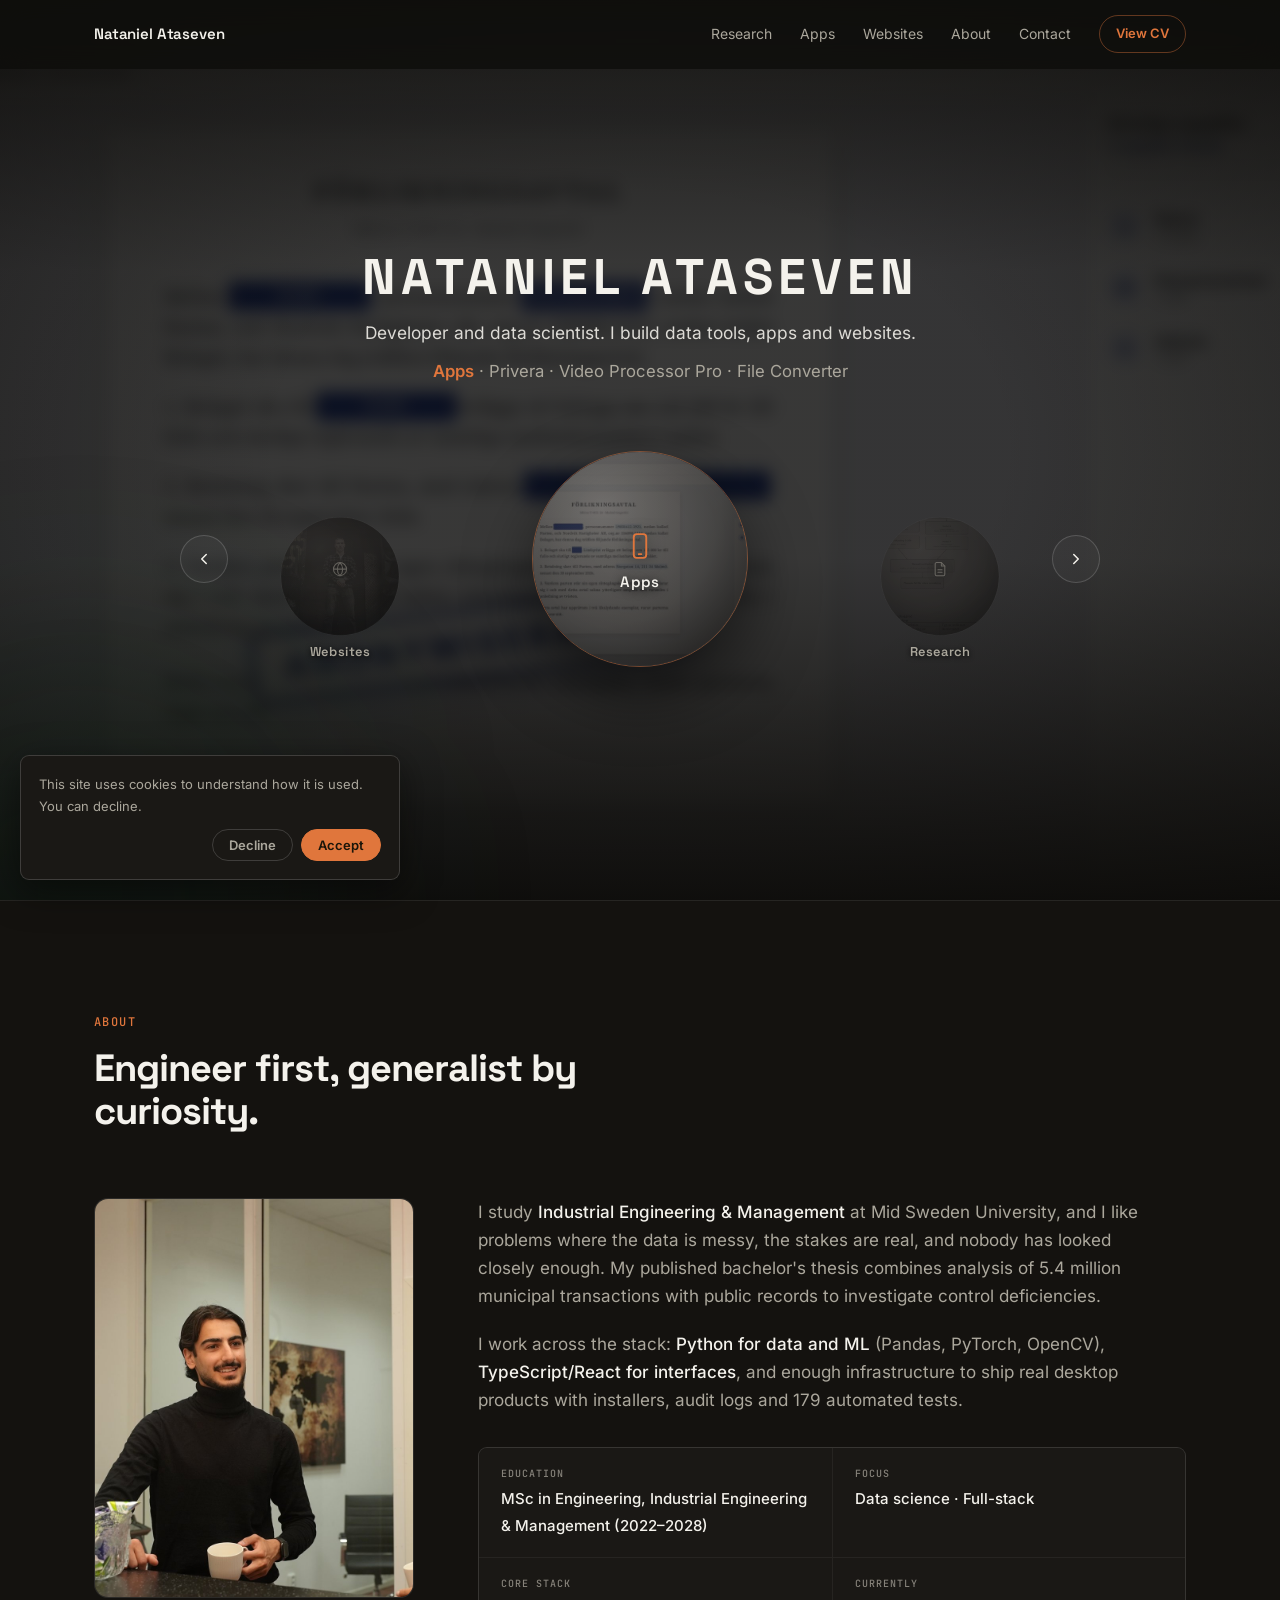
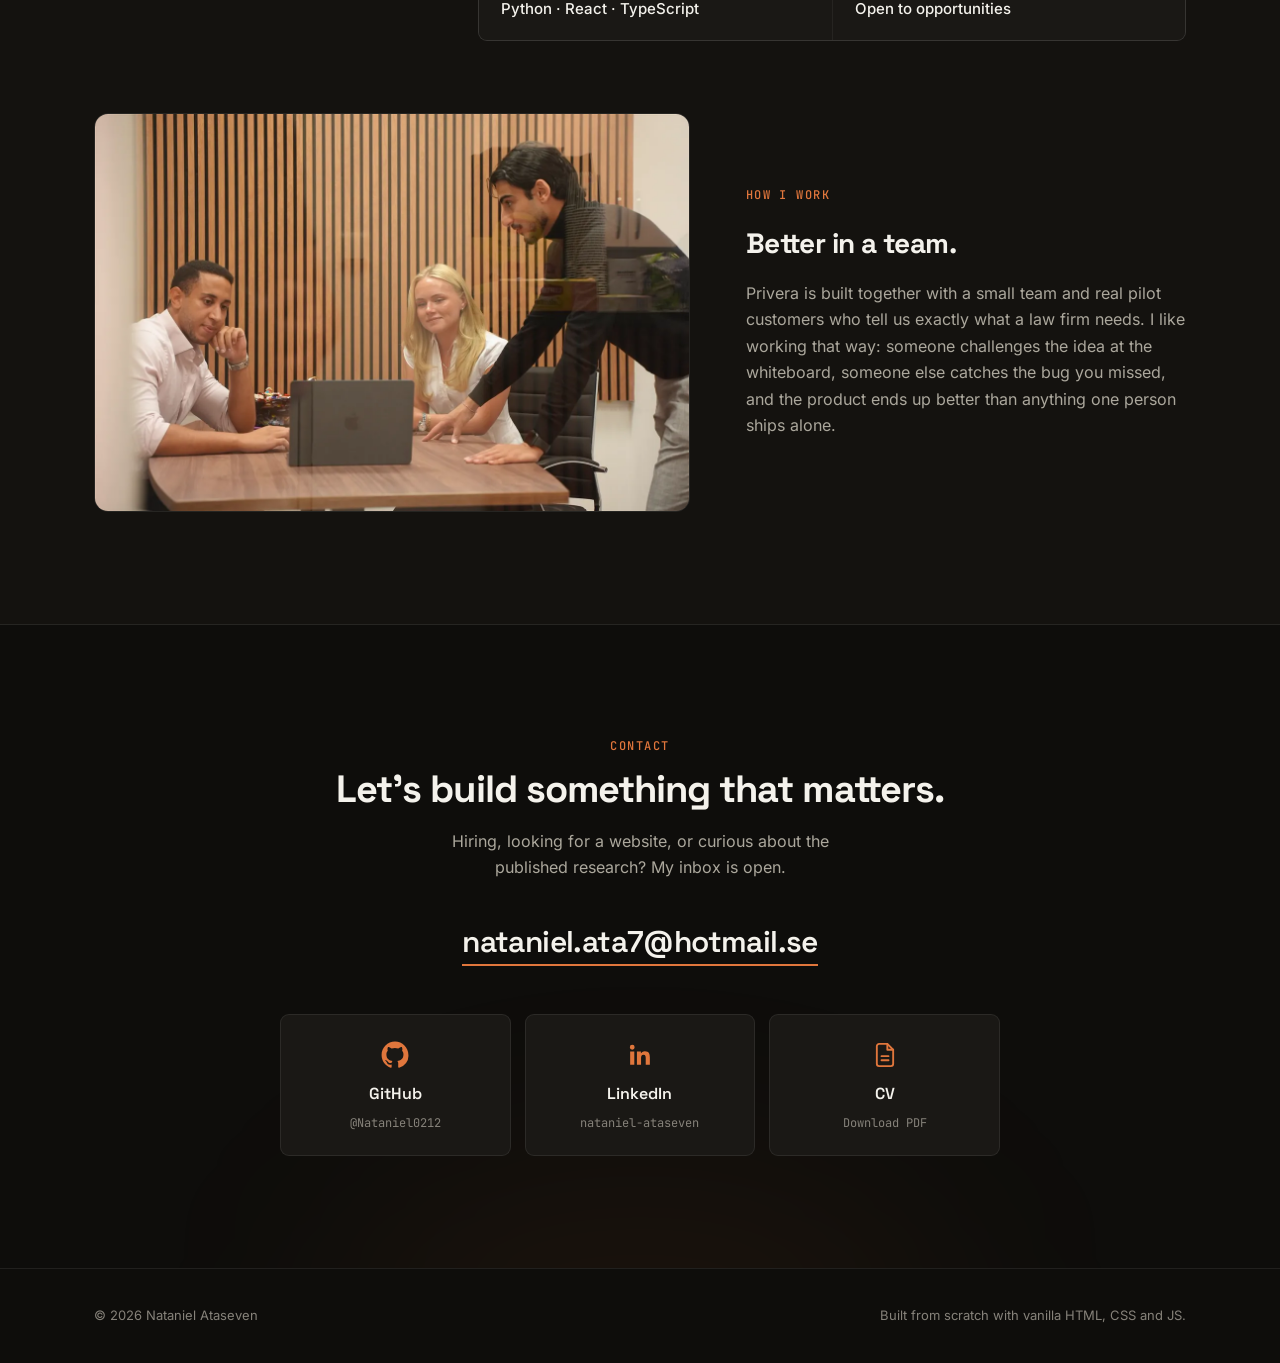
<file: index.html>
<!DOCTYPE html>
<html lang="en">
<head>
  <meta charset="UTF-8">
  <meta name="viewport" content="width=device-width, initial-scale=1.0">
  <title>Nataniel Ataseven | Developer & Data Scientist</title>
  <meta name="description" content="Portfolio of Nataniel Ataseven, developer and data scientist. Published research on 5.4M municipal transactions, an open-source tool for battery-lab data, on-device GDPR tooling for law firms, and AI-powered applications.">
  <meta name="theme-color" content="#081712">

  <!-- Favicon -->
  <link rel="icon" href="favicon.ico" sizes="any">
  <link rel="icon" type="image/png" sizes="48x48" href="assets/favicon-48.png">
  <link rel="icon" type="image/png" sizes="192x192" href="assets/favicon-192.png">
  <link rel="icon" type="image/png" sizes="512x512" href="assets/favicon-512.png">
  <link rel="apple-touch-icon" href="assets/apple-touch-icon.png">

  <!-- Open Graph / Social -->
  <meta property="og:type" content="website">
  <meta property="og:site_name" content="Nataniel Ataseven">
  <meta property="og:title" content="Nataniel Ataseven | Developer & Data Scientist">
  <meta property="og:description" content="Developer and data scientist. Published research on 5.4M municipal transactions, on-device GDPR tooling for law firms, and websites for small businesses.">
  <meta property="og:url" content="https://natanielataseven.github.io/">
  <meta property="og:image" content="https://natanielataseven.github.io/assets/og-image-v2.jpg">
  <meta property="og:image:width" content="1200">
  <meta property="og:image:height" content="630">
  <meta property="og:image:alt" content="Nataniel Ataseven | Developer & Data Scientist">
  <meta name="twitter:card" content="summary_large_image">
  <meta name="twitter:title" content="Nataniel Ataseven | Developer & Data Scientist">
  <meta name="twitter:description" content="Developer and data scientist. Published research on 5.4M municipal transactions, on-device GDPR tooling for law firms, and websites for small businesses.">
  <meta name="twitter:image" content="https://natanielataseven.github.io/assets/og-image-v2.jpg">
  <link rel="canonical" href="https://natanielataseven.github.io/">

  <!-- Structured Data -->
  <script type="application/ld+json">
  {
    "@context": "https://schema.org",
    "@type": "WebSite",
    "name": "Nataniel Ataseven",
    "alternateName": "Nataniel Ataseven Portfolio",
    "url": "https://natanielataseven.github.io/"
  }
  </script>
  <script type="application/ld+json">
  {
    "@context": "https://schema.org",
    "@type": "Person",
    "name": "Nataniel Ataseven",
    "url": "https://natanielataseven.github.io/",
    "image": "https://natanielataseven.github.io/assets/images/portrait.jpg",
    "jobTitle": "Developer & Data Scientist",
    "affiliation": {
      "@type": "CollegeOrUniversity",
      "name": "Mid Sweden University"
    },
    "knowsAbout": ["Web Development", "Data Science", "Machine Learning", "Anomaly Detection", "Python", "JavaScript"],
    "email": "mailto:nataniel.ata7@hotmail.se",
    "sameAs": [
      "https://github.com/Nataniel0212",
      "https://linkedin.com/in/nataniel-ataseven"
    ]
  }
  </script>

  <link rel="preload" href="assets/fonts/space-grotesk-latin-var.woff2" as="font" type="font/woff2" crossorigin>
  <link rel="preload" href="assets/fonts/inter-latin-var.woff2" as="font" type="font/woff2" crossorigin>
  <link rel="stylesheet" href="css/styles.css?v=23">
  <link rel="stylesheet" href="css/research.css?v=3">
  <!-- Ridån visas en gång per besök: dölj den före första renderingen om den redan visats -->
  <script>try { if (sessionStorage.getItem('na-intro') === '1') document.documentElement.classList.add('intro-seen'); } catch (e) {}</script>
</head>
<body class="research-home" data-category="apps">

  <!-- Intro-loader: namnet visas, sedan dras ridån upp (js/main.js) -->
  <div class="loader" id="loader" aria-hidden="true">
    <span class="loader__name">Nataniel <em>Ataseven</em></span>
  </div>
  <noscript><style>.loader { display: none; }</style></noscript>

  <!-- Navigation -->
  <nav class="nav" id="nav">
    <div class="nav__inner">
      <a href="#" class="nav__logo">Nataniel Ataseven</a>
      <div class="nav__links">
        <a href="research.html" class="nav__link">Research</a>
        <a href="apps.html" class="nav__link">Apps</a>
        <a href="websites.html" class="nav__link">Websites</a>
        <a href="#about" class="nav__link">About</a>
        <a href="#contact" class="nav__link">Contact</a>
        <a href="cv.html" class="nav__cv">View CV</a>
      </div>
      <button class="nav__hamburger" id="hamburger" aria-label="Toggle menu" aria-expanded="false">
        <span></span><span></span><span></span>
      </button>
    </div>
  </nav>

  <div class="mobile-menu" id="mobileMenu">
    <a href="research.html">Research</a>
    <a href="apps.html">Apps</a>
    <a href="websites.html">Websites</a>
    <a href="#about">About</a>
    <a href="#contact">Contact</a>
    <a href="cv.html">View CV</a>
  </div>

  <!-- Orbit-hero: kategorikarusell runt "klotet" -->
  <header class="orbit" id="top" data-orbit="category" data-start="apps">

    <!-- Scen: levande bakgrund per kategori -->
    <div class="orbit__scene" aria-hidden="true">
      <div class="scene__layer" data-scene="research">
        <img class="research-scene-page research-scene-page--cover" data-src="assets/images/research/thesis-cover.jpg" alt="">
        <img class="research-scene-page research-scene-page--method" data-src="assets/images/research/thesis-method.jpg" alt="">
        <div class="rain research-scene-rain" data-rain="12"></div>
      </div>
      <div class="scene__layer" data-scene="websites">
        <img class="scene__img scene__img--a" data-src="assets/images/stanek/campaign-doorway.webp" alt="">
        <img class="scene__img scene__img--b" data-src="assets/images/stanek/campaign-detail.webp" alt="">
        <img class="scene__img scene__img--c" data-src="assets/images/stanek/site-hero.webp" alt="">
      </div>
      <div class="scene__layer is-active" data-scene="apps">
        <video class="scene__video" src="assets/video/privera-demo.mp4?v=2" poster="assets/images/privera/privera-demo-poster.jpg" muted loop playsinline preload="metadata"></video>
      </div>
      <div class="scene__shade"></div>
    </div>

    <h1 class="orbit__name">Nataniel Ataseven</h1>
    <p class="orbit__role">Developer and data scientist. I build data tools, apps and websites.</p>
      <p class="orbit__sub" id="orbitSub" aria-live="polite"><strong>Apps</strong> · Privera · Video Processor Pro · File Converter</p>

    <div class="orbit__stage">
      <button class="orbit__arrow orbit__arrow--prev" id="orbitPrev" type="button" aria-label="Previous category">
        <svg viewBox="0 0 24 24" fill="none" stroke="currentColor" stroke-width="2" stroke-linecap="round" stroke-linejoin="round"><path d="M15 18l-6-6 6-6"/></svg>
      </button>

      <!-- Ringens ordning = DOM-ordningen: nästa klot ligger till höger -->
      <a class="orb orb--center" href="apps.html" data-key="apps" data-label="Apps" data-desc="Privera · Video Processor Pro · File Converter" data-action="open the projects" data-theme="#081712" aria-label="Apps: open the projects">
        <span class="orb__media" aria-hidden="true"><img src="assets/images/orbs/privera.jpg" alt="" width="440" height="440"></span>
        <svg aria-hidden="true" viewBox="0 0 24 24" fill="none" stroke="currentColor" stroke-width="1.5" stroke-linecap="round"><rect x="7" y="2.5" width="10" height="19" rx="2.5"/><path d="M11 18.5h2"/></svg>
        <span class="orb__label">Apps</span>
      </a>

      <a class="orb orb--right" href="research.html" data-key="research" data-label="Research" data-desc="Published thesis · Rosetta, an open-source data tool" data-action="open the studies" data-theme="#191006" aria-label="Research: rotate into focus">
        <span class="orb__media orb__media--paper" aria-hidden="true"><img src="assets/images/orbs/thesis.jpg" alt="" width="440" height="440"></span>
        <svg aria-hidden="true" viewBox="0 0 24 24" fill="none" stroke="currentColor" stroke-width="1.5" stroke-linecap="round" stroke-linejoin="round"><path d="M14 2.5H7a2 2 0 0 0-2 2v15a2 2 0 0 0 2 2h10a2 2 0 0 0 2-2V7.5z"/><path d="M14 2.5V7.5h5"/><path d="M9 13h6M9 16.5h6"/></svg>
        <span class="orb__label">Research</span>
      </a>

      <a class="orb orb--left" href="websites.html" data-key="websites" data-label="Websites" data-desc="STANEK · Peter Baho, with more in progress" data-action="open the projects" data-theme="#0a1424" aria-label="Websites: rotate into focus">
        <span class="orb__media" aria-hidden="true"><img src="assets/images/orbs/websites.jpg" alt="" width="440" height="440"></span>
        <svg aria-hidden="true" viewBox="0 0 24 24" fill="none" stroke="currentColor" stroke-width="1.5" stroke-linecap="round"><circle cx="12" cy="12" r="9.5"/><path d="M2.5 12h19M12 2.5c2.6 2.6 3.9 5.9 3.9 9.5s-1.3 6.9-3.9 9.5c-2.6-2.6-3.9-5.9-3.9-9.5S9.4 5.1 12 2.5z"/></svg>
        <span class="orb__label">Websites</span>
      </a>

      <button class="orbit__arrow orbit__arrow--next" id="orbitNext" type="button" aria-label="Next category">
        <svg viewBox="0 0 24 24" fill="none" stroke="currentColor" stroke-width="2" stroke-linecap="round" stroke-linejoin="round"><path d="M9 6l6 6-6 6"/></svg>
      </button>
    </div>

  </header>

  <!-- About -->
  <section class="section section--alt" id="about">
    <div class="container">
      <div class="section__head reveal">
        <span class="eyebrow">About</span>
        <h2 class="section__title">Engineer first, generalist by curiosity.</h2>
      </div>
      <div class="about-grid">
        <div class="about__portrait reveal">
          <img src="assets/images/portrait.jpg" alt="Nataniel Ataseven" loading="lazy" width="800" height="1000">
        </div>
        <div class="about__text reveal">
          <p>I study <strong>Industrial Engineering &amp; Management</strong> at Mid Sweden University, and I like problems where the data is messy, the stakes are real, and nobody has looked closely enough. My published bachelor's thesis combines analysis of 5.4 million municipal transactions with public records to investigate control deficiencies.</p>
          <p>I work across the stack: <strong>Python for data and ML</strong> (Pandas, PyTorch, OpenCV), <strong>TypeScript/React for interfaces</strong>, and enough infrastructure to ship real desktop products with installers, audit logs and 179 automated tests.</p>
          <div class="about__facts">
            <div class="fact"><span class="fact__label">Education</span><span class="fact__value">MSc in Engineering, Industrial Engineering &amp; Management (2022–2028)</span></div>
            <div class="fact"><span class="fact__label">Focus</span><span class="fact__value">Data science · Full-stack</span></div>
            <div class="fact"><span class="fact__label">Core stack</span><span class="fact__value">Python · React · TypeScript</span></div>
            <div class="fact"><span class="fact__label">Currently</span><span class="fact__value">Open to opportunities</span></div>
          </div>
        </div>
      </div>

      <!-- Teamwork -->
      <div class="about-team reveal">
        <div class="about-team__media">
          <img src="assets/images/team.webp" alt="Nataniel and the Privera team gathered around a laptop in a meeting room" loading="lazy" width="1200" height="802">
        </div>
        <div class="about-team__text">
          <span class="eyebrow">How I work</span>
          <h3>Better in a team.</h3>
          <p>Privera is built together with a small team and real pilot customers who tell us exactly what a law firm needs. I like working that way: someone challenges the idea at the whiteboard, someone else catches the bug you missed, and the product ends up better than anything one person ships alone.</p>
        </div>
      </div>
    </div>
  </section>

  <!-- Contact -->
  <section class="section contact" id="contact">
    <div class="container">
      <span class="eyebrow reveal">Contact</span>
      <h2 class="section__title reveal">Let's build something that matters.</h2>
      <p class="contact__sub reveal">Hiring, looking for a website, or curious about the published research? My inbox is open.</p>
      <a href="mailto:nataniel.ata7@hotmail.se" class="contact__mail reveal">nataniel.ata7@hotmail.se</a>
      <div class="contact__grid reveal">
        <a href="https://github.com/Nataniel0212" class="contact-card" target="_blank" rel="noopener">
          <svg viewBox="0 0 24 24" fill="currentColor" aria-hidden="true"><path d="M12 .5C5.65.5.5 5.65.5 12c0 5.08 3.29 9.39 7.86 10.91.58.11.79-.25.79-.56 0-.27-.01-1.17-.02-2.12-3.2.7-3.88-1.36-3.88-1.36-.52-1.33-1.28-1.68-1.28-1.68-1.04-.71.08-.7.08-.7 1.15.08 1.76 1.18 1.76 1.18 1.03 1.75 2.69 1.25 3.34.95.1-.74.4-1.25.72-1.54-2.55-.29-5.24-1.28-5.24-5.68 0-1.26.45-2.28 1.18-3.09-.12-.29-.51-1.46.11-3.05 0 0 .96-.31 3.15 1.18a10.9 10.9 0 0 1 5.74 0c2.19-1.49 3.15-1.18 3.15-1.18.62 1.59.23 2.76.11 3.05.73.81 1.18 1.83 1.18 3.09 0 4.41-2.69 5.38-5.25 5.67.41.35.77 1.05.77 2.12 0 1.53-.01 2.76-.01 3.14 0 .31.21.67.8.56A10.52 10.52 0 0 0 23.5 12C23.5 5.65 18.35.5 12 .5z"/></svg>
          <span class="contact-card__label">GitHub</span>
          <span class="contact-card__value">@Nataniel0212</span>
        </a>
        <a href="https://linkedin.com/in/nataniel-ataseven" class="contact-card" target="_blank" rel="noopener">
          <svg viewBox="0 0 24 24" fill="currentColor" aria-hidden="true"><path d="M20.45 20.45h-3.55v-5.57c0-1.33-.03-3.04-1.85-3.04-1.85 0-2.14 1.45-2.14 2.94v5.67H9.36V9h3.41v1.56h.05c.47-.9 1.63-1.85 3.36-1.85 3.6 0 4.27 2.37 4.27 5.45v6.29zM5.34 7.43a2.06 2.06 0 1 1 0-4.12 2.06 2.06 0 0 1 0 4.12zM7.12 20.45H3.56V9h3.56v11.45z"/></svg>
          <span class="contact-card__label">LinkedIn</span>
          <span class="contact-card__value">nataniel-ataseven</span>
        </a>
        <a href="Nataniel_Ataseven_CV.pdf" class="contact-card" target="_blank" rel="noopener">
          <svg viewBox="0 0 24 24" fill="none" stroke="currentColor" stroke-width="1.6" stroke-linecap="round" stroke-linejoin="round" aria-hidden="true"><path d="M14 2.5H7a2 2 0 0 0-2 2v15a2 2 0 0 0 2 2h10a2 2 0 0 0 2-2V7.5z"/><path d="M14 2.5V7.5h5"/><path d="M9 13h6M9 16.5h6"/></svg>
          <span class="contact-card__label">CV</span>
          <span class="contact-card__value">Download PDF</span>
        </a>
      </div>
    </div>
  </section>

  <!-- Footer -->
  <footer class="footer">
    <div class="container footer__inner">
      <p>© 2026 Nataniel Ataseven</p>
      <p>Built from scratch with vanilla HTML, CSS and JS.</p>
    </div>
  </footer>

  <script src="js/main.js?v=20"></script>
  <script src="js/analytics.js?v=2"></script>
</body>
</html>
</file>
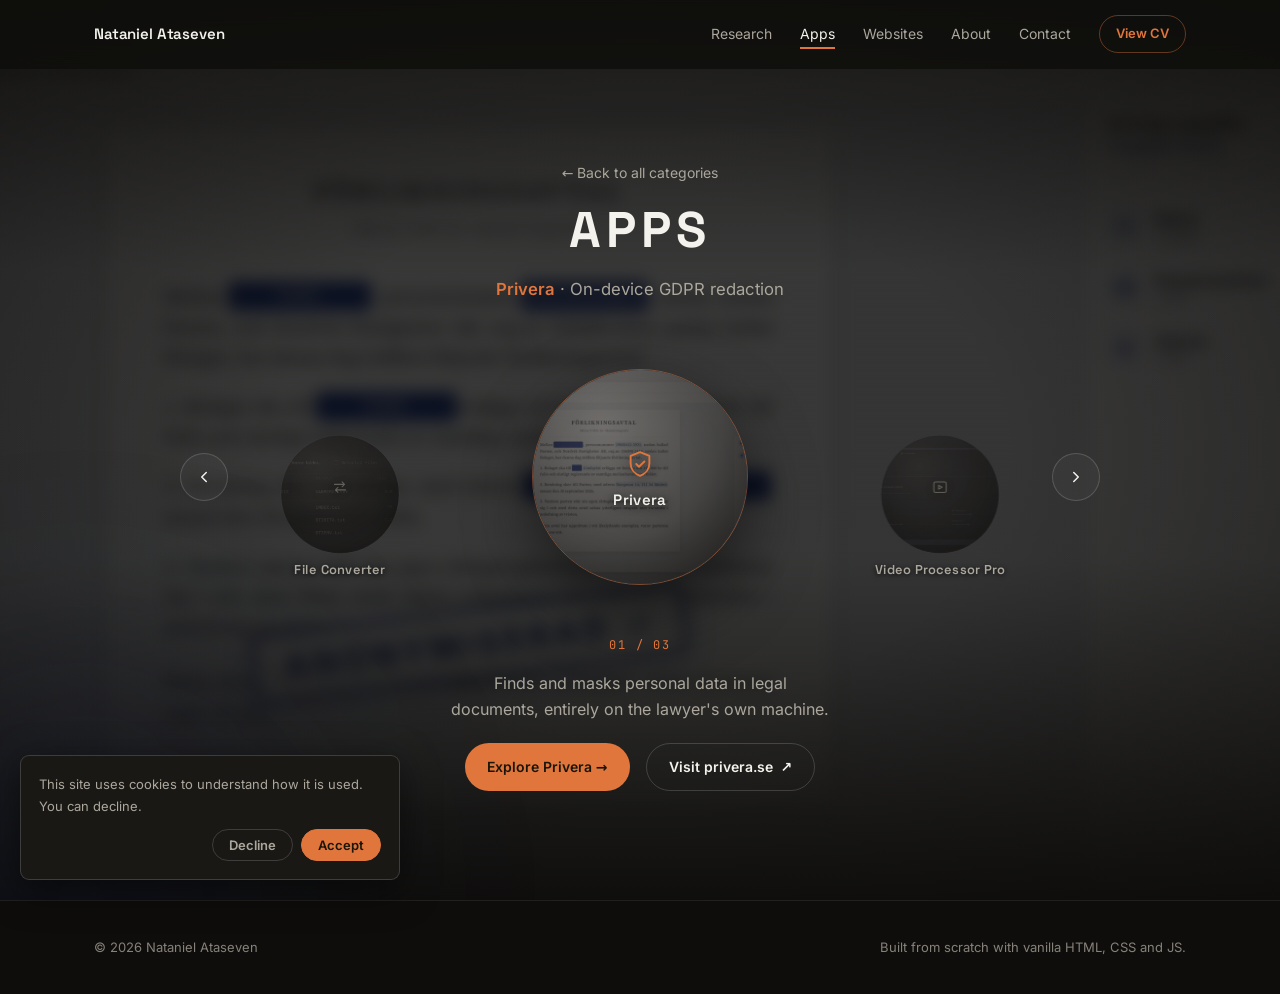
<file: apps.html>
<!DOCTYPE html>
<html lang="en">
<head>
  <meta charset="UTF-8">
  <meta name="viewport" content="width=device-width, initial-scale=1.0">
  <title>Apps | Nataniel Ataseven</title>
  <meta name="description" content="Apps by Nataniel Ataseven: Privera, an on-device GDPR redaction tool for law firms, Video Processor Pro, an AI-powered video pipeline, and a browser-based converter for graphing calculator files.">
  <meta name="theme-color" content="#0b1520">
  <link rel="icon" href="favicon.ico" sizes="any">
  <link rel="icon" type="image/png" sizes="48x48" href="assets/favicon-48.png">
  <link rel="icon" type="image/png" sizes="192x192" href="assets/favicon-192.png">
  <link rel="icon" type="image/png" sizes="512x512" href="assets/favicon-512.png">
  <link rel="apple-touch-icon" href="assets/apple-touch-icon.png">
  <meta property="og:type" content="website">
  <meta property="og:site_name" content="Nataniel Ataseven">
  <meta property="og:title" content="Apps | Nataniel Ataseven">
  <meta property="og:description" content="Privera, Video Processor Pro and File Converter: real apps with installers, audit logs and automated tests.">
  <meta property="og:url" content="https://natanielataseven.github.io/apps.html">
  <meta property="og:image" content="https://natanielataseven.github.io/assets/og-image-v2.jpg">
  <meta property="og:image:width" content="1200">
  <meta property="og:image:height" content="630">
  <meta name="twitter:card" content="summary_large_image">
  <meta name="twitter:image" content="https://natanielataseven.github.io/assets/og-image-v2.jpg">
  <link rel="canonical" href="https://natanielataseven.github.io/apps.html">
  <link rel="preload" href="assets/fonts/space-grotesk-latin-var.woff2" as="font" type="font/woff2" crossorigin>
  <link rel="preload" href="assets/fonts/inter-latin-var.woff2" as="font" type="font/woff2" crossorigin>
  <link rel="stylesheet" href="css/styles.css?v=23">
</head>
<body data-category="apps" data-project="privera">

  <!-- Navigation -->
  <nav class="nav" id="nav">
    <div class="nav__inner">
      <a href="index.html" class="nav__logo">Nataniel Ataseven</a>
      <div class="nav__links">
        <a href="research.html" class="nav__link">Research</a>
        <a href="apps.html" class="nav__link" aria-current="page">Apps</a>
        <a href="websites.html" class="nav__link">Websites</a>
        <a href="index.html#about" class="nav__link">About</a>
        <a href="index.html#contact" class="nav__link">Contact</a>
        <a href="cv.html" class="nav__cv">View CV</a>
      </div>
      <button class="nav__hamburger" id="hamburger" aria-label="Toggle menu" aria-expanded="false">
        <span></span><span></span><span></span>
      </button>
    </div>
  </nav>

  <div class="mobile-menu" id="mobileMenu">
    <a href="research.html">Research</a>
    <a href="apps.html" aria-current="page">Apps</a>
    <a href="websites.html">Websites</a>
    <a href="index.html#about">About</a>
    <a href="index.html#contact">Contact</a>
    <a href="cv.html">View CV</a>
  </div>

  <!-- Projekt-orbit: apparna som klot, bakgrunden följer projektet i fokus -->
  <main class="orbit orbit--projects" id="top" data-orbit="project" data-start="privera">

    <div class="orbit__scene" aria-hidden="true">
      <div class="scene__layer is-active" data-scene="privera">
        <video class="scene__video" src="assets/video/privera-demo.mp4?v=2" poster="assets/images/privera/privera-demo-poster.jpg" muted loop playsinline preload="metadata"></video>
      </div>
      <div class="scene__layer" data-scene="vpp">
        <img class="scene__img scene__img--soft scene__img--a" data-src="assets/images/vpp/vpp-clip.jpg" alt="">
        <img class="scene__img scene__img--soft scene__img--b" data-src="assets/images/vpp/vpp-compile.jpg" alt="">
        <img class="scene__img scene__img--soft scene__img--c" data-src="assets/images/vpp/vpp-metadata.jpg" alt="">
      </div>
      <div class="scene__layer" data-scene="converter">
        <img class="scene__img scene__img--soft scene__img--a" data-src="assets/images/converter/converter-files.png" alt="">
        <img class="scene__img scene__img--soft scene__img--b" data-src="assets/images/converter/converter-limits.png" alt="">
        <img class="scene__img scene__img--soft scene__img--c" data-src="assets/images/converter/converter-card.png" alt="">
      </div>
      <div class="scene__shade"></div>
    </div>

    <a href="index.html#apps" class="orbit__back">← Back to all categories</a>
    <h1 class="orbit__name">Apps</h1>
    <p class="orbit__sub" aria-live="polite"><strong>Privera</strong> · On-device GDPR redaction</p>

    <div class="orbit__stage">
      <button class="orbit__arrow orbit__arrow--prev" type="button" aria-label="Previous project">
        <svg viewBox="0 0 24 24" fill="none" stroke="currentColor" stroke-width="2" stroke-linecap="round" stroke-linejoin="round" aria-hidden="true"><path d="M15 18l-6-6 6-6"/></svg>
      </button>

      <a class="orb orb--center" href="case-privera.html" data-key="privera" data-label="Privera" data-desc="On-device GDPR redaction" data-action="open the project" data-theme="#0b1520" aria-label="Privera: open the project">
        <span class="orb__media" aria-hidden="true"><img src="assets/images/orbs/privera.jpg" alt="" width="440" height="440"></span>
        <svg aria-hidden="true" viewBox="0 0 24 24" fill="none" stroke="currentColor" stroke-width="1.5" stroke-linecap="round" stroke-linejoin="round"><path d="M12 2.5l7.5 3v6c0 4.6-3.2 8.4-7.5 10-4.3-1.6-7.5-5.4-7.5-10v-6z"/><path d="M9 12l2.2 2.2L15.5 10"/></svg>
        <span class="orb__label">Privera</span>
      </a>

      <a class="orb orb--right" href="case-vpp.html" data-key="vpp" data-label="Video Processor Pro" data-desc="AI video pipeline" data-action="open the project" data-theme="#0d0d14" aria-label="Video Processor Pro: rotate into focus">
        <span class="orb__media" aria-hidden="true"><img src="assets/images/orbs/vpp.jpg" alt="" width="440" height="440"></span>
        <svg aria-hidden="true" viewBox="0 0 24 24" fill="none" stroke="currentColor" stroke-width="1.5" stroke-linecap="round" stroke-linejoin="round"><rect x="3" y="4.5" width="18" height="15" rx="2.5"/><path d="M10 9.2l5 2.8-5 2.8z"/></svg>
        <span class="orb__label">Video Processor Pro</span>
      </a>

      <a class="orb orb--left" href="case-converter.html" data-key="converter" data-label="File Converter" data-desc="Calculator files and text" data-action="open the project" data-theme="#0b1210" aria-label="File Converter: rotate into focus">
        <span class="orb__media" aria-hidden="true"><img src="assets/images/orbs/converter.jpg" alt="" width="440" height="440"></span>
        <svg aria-hidden="true" viewBox="0 0 24 24" fill="none" stroke="currentColor" stroke-width="1.5" stroke-linecap="round" stroke-linejoin="round"><path d="M4 8h14.5M15 4.5L18.5 8 15 11.5"/><path d="M20 16H5.5M9 12.5L5.5 16 9 19.5"/></svg>
        <span class="orb__label">File Converter</span>
      </a>

      <button class="orbit__arrow orbit__arrow--next" type="button" aria-label="Next project">
        <svg viewBox="0 0 24 24" fill="none" stroke="currentColor" stroke-width="2" stroke-linecap="round" stroke-linejoin="round" aria-hidden="true"><path d="M9 6l6 6-6 6"/></svg>
      </button>
    </div>

    <div class="orbit__info">
      <div class="orbit__panel is-active" data-key="privera">
        <h2 class="sr-only">Privera · On-device GDPR redaction</h2>
        <p class="orbit__kicker"><span>01 / 03</span></p>
        <p class="orbit__desc">Finds and masks personal data in legal documents, entirely on the lawyer's own machine.</p>
        <div class="orbit__actions">
          <a href="case-privera.html" class="btn btn--primary">Explore Privera →</a>
          <a href="https://privera.se" class="btn btn--ghost" target="_blank" rel="noopener">Visit privera.se <span aria-hidden="true">↗</span><span class="sr-only"> (opens in a new tab)</span></a>
        </div>
      </div>

      <div class="orbit__panel" data-key="vpp" aria-hidden="true" inert>
        <h2 class="sr-only">Video Processor Pro · AI video pipeline</h2>
        <p class="orbit__kicker"><span>02 / 03</span></p>
        <p class="orbit__desc">Turns full videos into publish-ready shorts with titles and hashtags written for you.</p>
        <div class="orbit__actions">
          <a href="case-vpp.html" class="btn btn--primary">Explore Video Processor Pro →</a>
        </div>
      </div>

      <div class="orbit__panel" data-key="converter" aria-hidden="true" inert>
        <h2 class="sr-only">File Converter · Calculator files and text</h2>
        <p class="orbit__kicker"><span>03 / 03</span></p>
        <p class="orbit__desc">Calculator files become editable text and go back byte for byte, with nothing uploaded.</p>
        <div class="orbit__actions">
          <a href="case-converter.html" class="btn btn--primary">Explore File Converter →</a>
          <a href="https://nataniel0212.github.io/calculator-file-converter/" class="btn btn--ghost" target="_blank" rel="noopener">Try the web app <span aria-hidden="true">↗</span><span class="sr-only"> (opens in a new tab)</span></a>
        </div>
      </div>
    </div>

  </main>

  <!-- Footer -->
  <footer class="footer">
    <div class="container footer__inner">
      <p>© 2026 Nataniel Ataseven</p>
      <p>Built from scratch with vanilla HTML, CSS and JS.</p>
    </div>
  </footer>

  <script src="js/main.js?v=20"></script>
  <script src="js/analytics.js?v=2"></script>
</body>
</html>
</file>
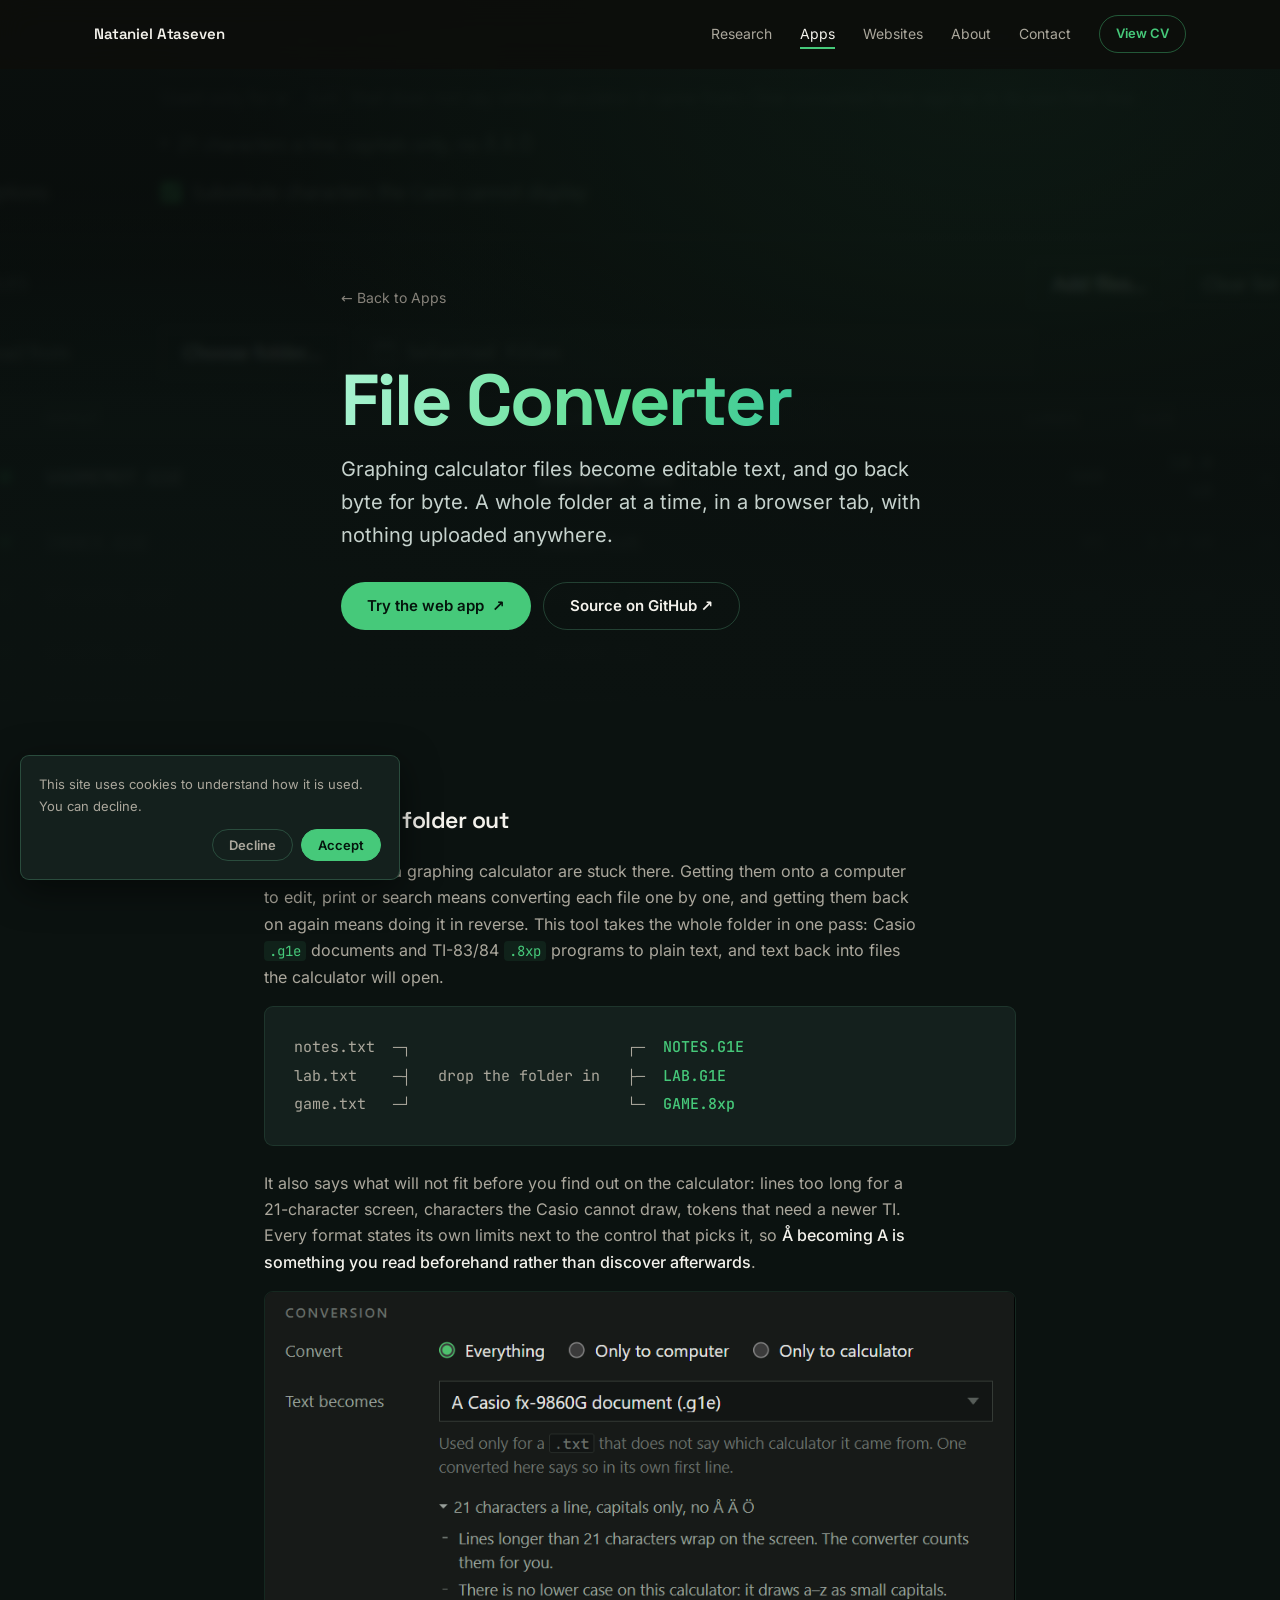
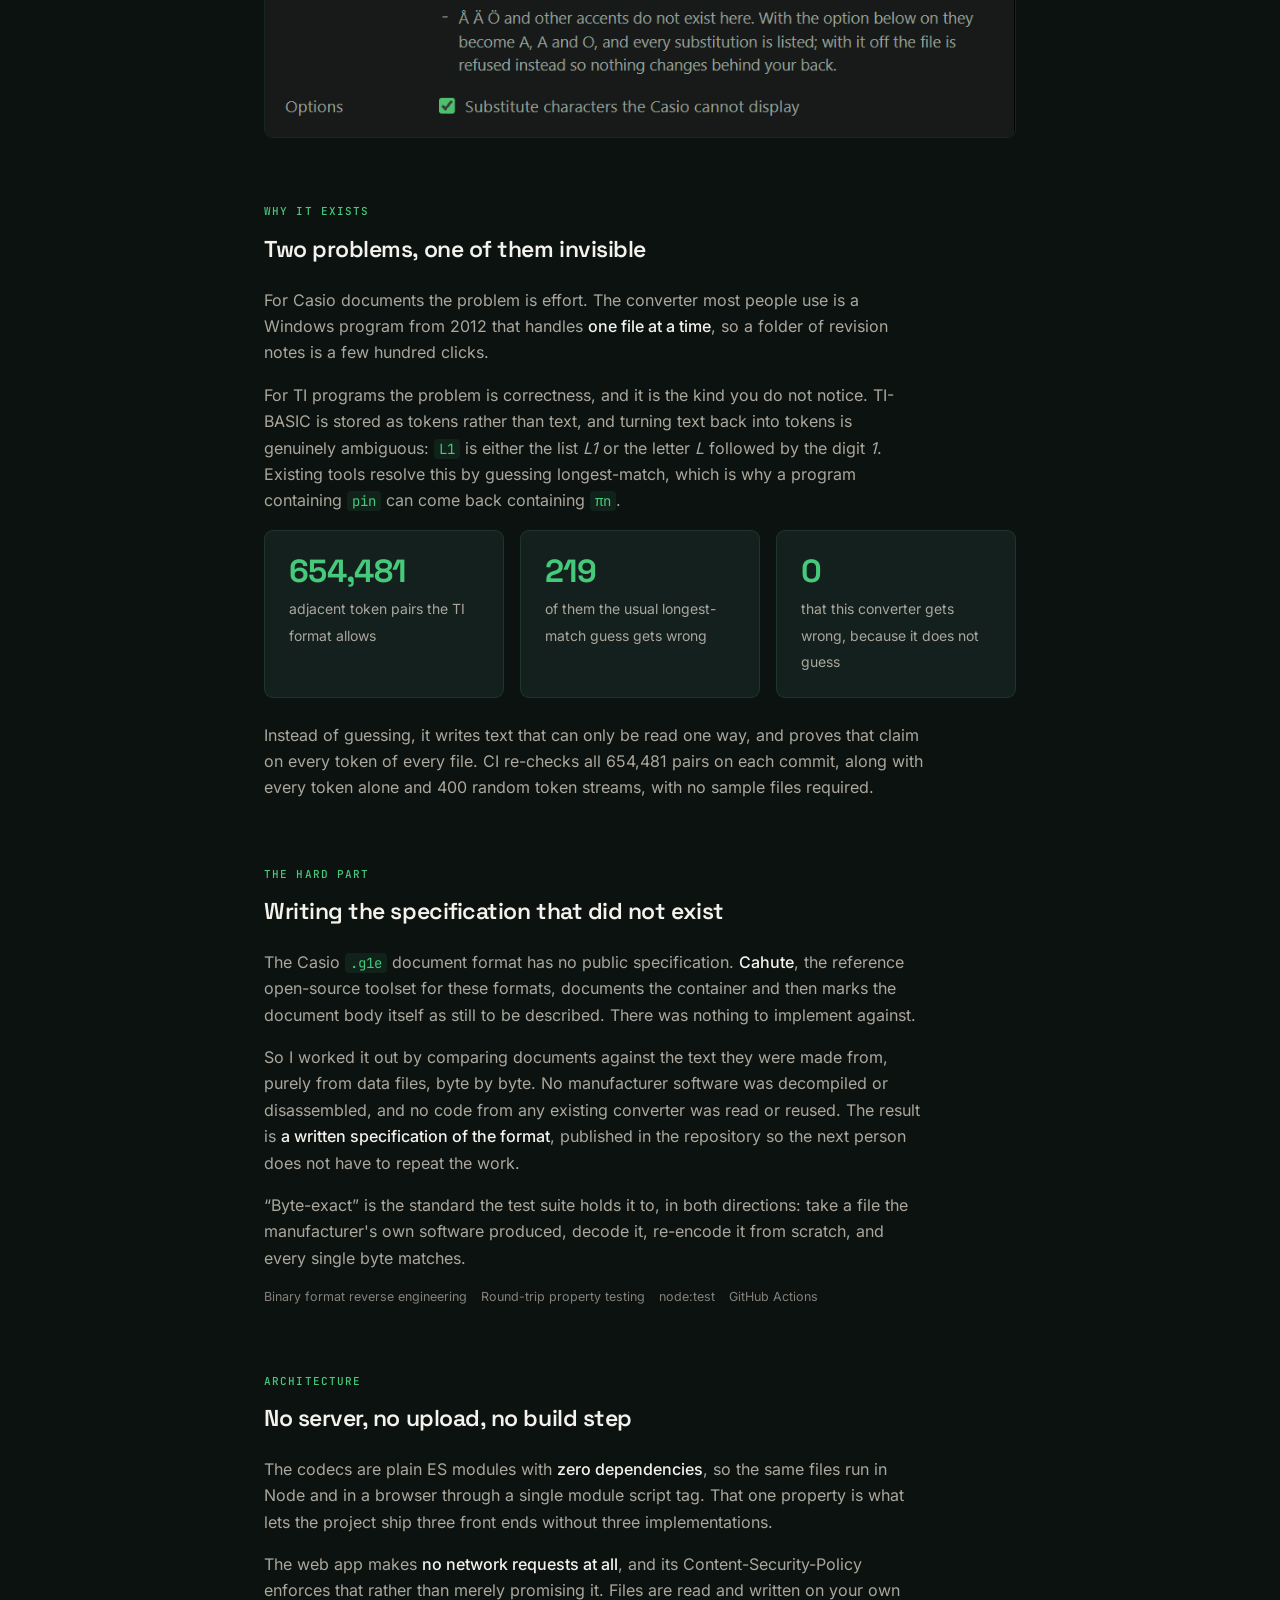
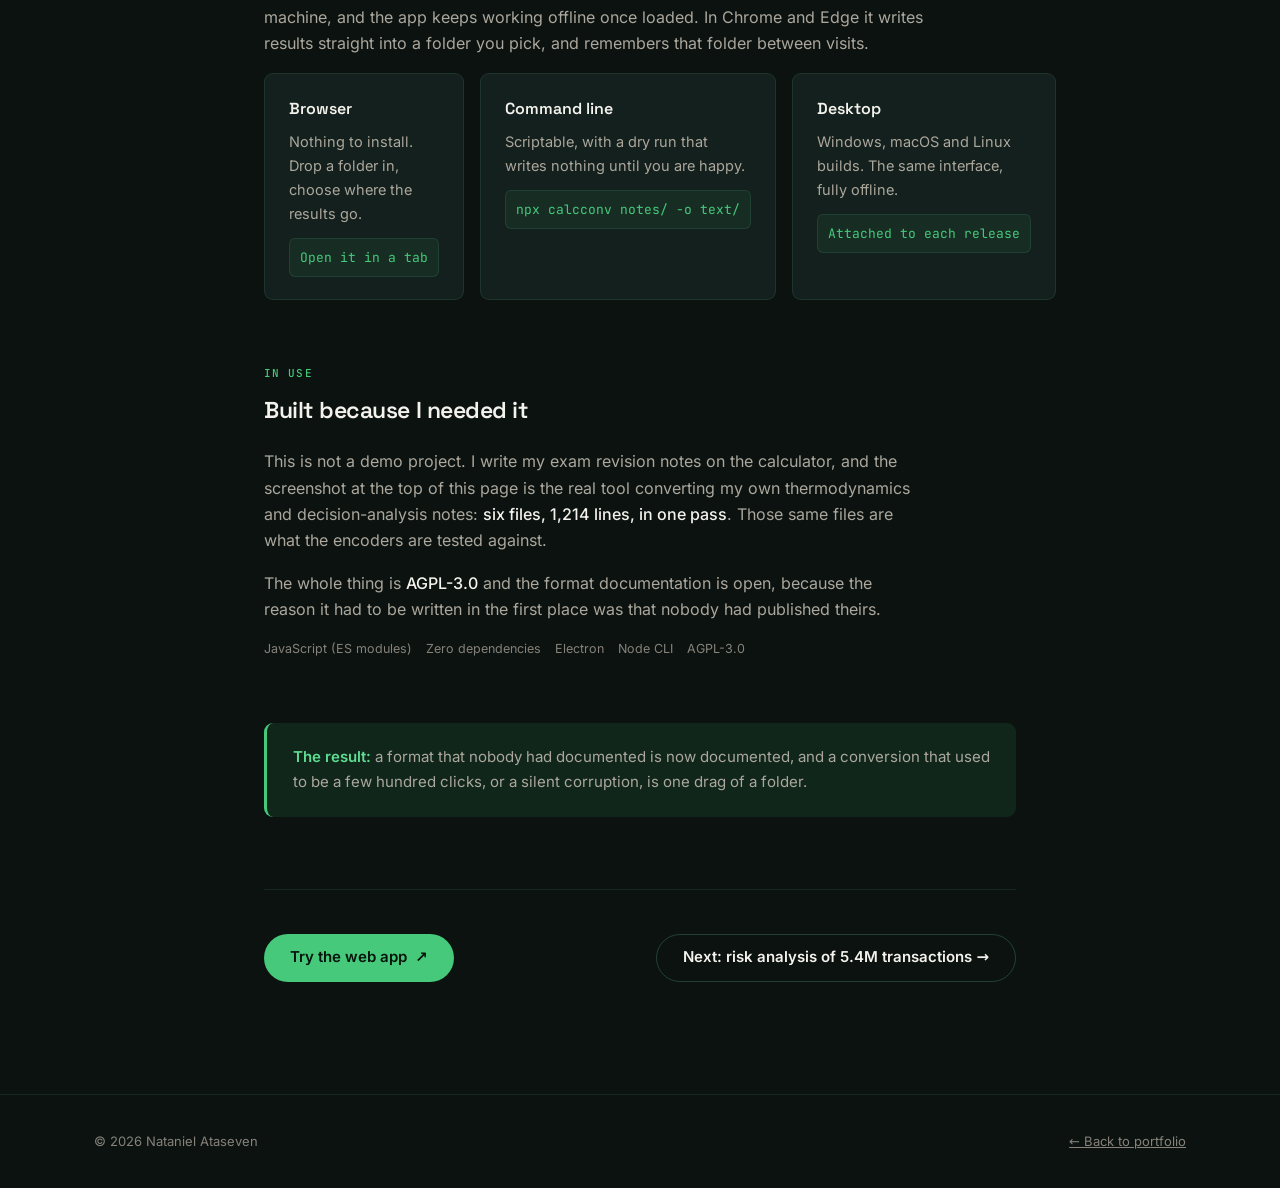
<file: case-converter.html>
<!DOCTYPE html>
<html lang="en">
<head>
  <meta charset="UTF-8">
  <meta name="viewport" content="width=device-width, initial-scale=1.0">
  <title>File Converter · Calculator files and text | Nataniel Ataseven</title>
  <meta name="description" content="A converter for graphing calculator files that runs entirely in the browser. Casio .g1e and TI-83/84 .8xp to text and back, byte-exact, with a file format specification that did not previously exist.">
  <meta name="theme-color" content="#081712">
  <link rel="icon" href="favicon.ico" sizes="any">
  <link rel="icon" type="image/png" sizes="48x48" href="assets/favicon-48.png">
  <link rel="icon" type="image/png" sizes="192x192" href="assets/favicon-192.png">
  <link rel="icon" type="image/png" sizes="512x512" href="assets/favicon-512.png">
  <link rel="apple-touch-icon" href="assets/apple-touch-icon.png">
  <meta property="og:type" content="article">
  <meta property="og:title" content="File Converter · Calculator files and text">
  <meta property="og:description" content="Drop in a folder of calculator files, get text back. In the browser, byte-exact, with nothing uploaded anywhere.">
  <meta property="og:url" content="https://natanielataseven.github.io/case-converter.html">
  <meta property="og:image" content="https://natanielataseven.github.io/assets/og-image-v2.jpg">
  <link rel="canonical" href="https://natanielataseven.github.io/case-converter.html">
  <link rel="preload" href="assets/fonts/space-grotesk-latin-var.woff2" as="font" type="font/woff2" crossorigin>
  <link rel="preload" href="assets/fonts/inter-latin-var.woff2" as="font" type="font/woff2" crossorigin>
  <link rel="stylesheet" href="css/styles.css?v=23">

  <!-- Converter-tema: sidan speglar appens eget gränssnitt (terminalgrönt på djup skiffer) -->
  <style>
    body.project-converter {
      --bg-0: #0b1210;
      --bg-1: #0f1917;
      --bg-2: #14201d;
      --border-1: rgba(120, 230, 175, .10);
      --border-2: rgba(120, 230, 175, .22);
      --accent: #46c97a;
      --accent-hover: #5edd92;
      --accent-soft: rgba(70, 201, 122, .11);
      --on-accent: #04140c;
      background: var(--bg-0);
    }

    .project-hero {
      position: relative;
      min-height: 78svh;
      display: flex;
      align-items: flex-end;
      overflow: hidden;
      padding: 150px 0 72px;
    }
    .project-hero__bg {
      position: absolute;
      inset: 0;
      width: 100%;
      height: 100%;
      object-fit: cover;
      object-position: center 30%;
      filter: brightness(.26) saturate(1.1) blur(4px);
      transform: scale(1.08);
    }
    .project-hero__overlay {
      position: absolute;
      inset: 0;
      background:
        linear-gradient(180deg, rgba(11, 18, 16, .78) 0%, rgba(11, 18, 16, .55) 38%, rgba(11, 18, 16, .98) 86%),
        radial-gradient(ellipse at 78% 12%, rgba(70, 201, 122, .15), transparent 55%),
        radial-gradient(ellipse at 12% 88%, rgba(45, 160, 130, .11), transparent 50%);
    }
    .project-hero .container { position: relative; z-index: 1; }
    .project-hero__brand {
      font-family: var(--font-display);
      font-size: clamp(2.5rem, 6.5vw, 4.5rem);
      font-weight: 700;
      letter-spacing: -.03em;
      line-height: 1.05;
      margin: 18px 0 14px;
      background: linear-gradient(95deg, #a7f3d0 0%, #5edd92 48%, #22b8a0 100%);
      -webkit-background-clip: text;
      background-clip: text;
      color: transparent;
    }
    .project-hero__tag {
      font-size: clamp(1.0625rem, 1.6vw, 1.25rem);
      color: rgba(232, 244, 238, .85);
      max-width: 46ch;
      margin-bottom: 30px;
    }
    .project-hero__actions { display: flex; gap: 12px; flex-wrap: wrap; }

    /* Flödesdiagram: mappen in, mappen ut */
    .flow {
      font-family: var(--font-mono);
      font-size: clamp(.75rem, 1.55vw, .9375rem);
      line-height: 1.9;
      color: var(--text-2);
      background: var(--bg-2);
      border: 1px solid var(--border-1);
      border-radius: var(--radius-sm);
      padding: 26px 20px;
      margin: 6px 0 24px;
      overflow-x: auto;
      white-space: pre;
      -webkit-overflow-scrolling: touch;
    }
    .flow b { color: var(--accent); font-weight: 500; }

    /* Siffror som bär hela poängen */
    .numbers {
      display: grid;
      grid-template-columns: repeat(3, 1fr);
      gap: 16px;
      margin: 4px 0 24px;
    }
    .num {
      background: var(--bg-2);
      border: 1px solid var(--border-1);
      border-radius: var(--radius-sm);
      padding: 22px 24px;
    }
    .num__val {
      display: block;
      font-family: var(--font-display);
      font-size: clamp(1.5rem, 3vw, 2rem);
      font-weight: 700;
      letter-spacing: -.02em;
      color: var(--accent);
      line-height: 1.15;
      margin-bottom: 6px;
    }
    .num__label { font-size: .875rem; color: var(--text-2); }
    @media (max-width: 768px) { .numbers { grid-template-columns: 1fr; } }

    /* Tre sätt att köra den */
    .ways { display: grid; grid-template-columns: repeat(3, 1fr); gap: 16px; margin: 4px 0 8px; }
    .way {
      background: var(--bg-2);
      border: 1px solid var(--border-1);
      border-radius: var(--radius-sm);
      padding: 22px 24px;
    }
    .way h3 {
      font-family: var(--font-display);
      font-size: 1rem;
      font-weight: 600;
      color: var(--text-1);
      margin-bottom: 8px;
    }
    .way p { font-size: .9063rem; margin-bottom: 12px; }
    .way code {
      display: block;
      font-family: var(--font-mono);
      font-size: .8125rem;
      color: var(--accent);
      background: rgba(70, 201, 122, .08);
      border: 1px solid var(--border-1);
      border-radius: 6px;
      padding: 8px 10px;
      overflow-x: auto;
      white-space: nowrap;
    }
    @media (max-width: 900px) { .ways { grid-template-columns: 1fr; } }

    .media-crop {
      border-radius: var(--radius-sm);
      border: 1px solid var(--border-1);
      overflow: hidden;
      margin: 6px 0 22px;
    }
    .media-crop img { width: 100%; display: block; margin: 0 !important; border: none !important; border-radius: 0 !important; }

    .case-step > p { max-width: 66ch; margin-bottom: 16px; }
    .case-step > p strong { color: var(--text-1); font-weight: 500; }
    .case-step > p code {
      font-family: var(--font-mono);
      font-size: .875em;
      color: var(--accent);
      background: rgba(70, 201, 122, .09);
      border-radius: 4px;
      padding: 1px 5px;
    }
  </style>
</head>
<body class="project-converter">

  <nav class="nav" id="nav">
    <div class="nav__inner">
      <a href="index.html" class="nav__logo">Nataniel Ataseven</a>
      <div class="nav__links">
        <a href="research.html" class="nav__link">Research</a>
        <a href="apps.html" class="nav__link" aria-current="true">Apps</a>
        <a href="websites.html" class="nav__link">Websites</a>
        <a href="index.html#about" class="nav__link">About</a>
        <a href="index.html#contact" class="nav__link">Contact</a>
        <a href="cv.html" class="nav__cv">View CV</a>
      </div>
      <button class="nav__hamburger" id="hamburger" aria-label="Toggle menu" aria-expanded="false">
        <span></span><span></span><span></span>
      </button>
    </div>
  </nav>
  <div class="mobile-menu" id="mobileMenu">
    <a href="research.html">Research</a>
    <a href="apps.html" aria-current="true">Apps</a>
    <a href="websites.html">Websites</a>
    <a href="index.html#about">About</a>
    <a href="index.html#contact">Contact</a>
    <a href="cv.html">View CV</a>
  </div>

  <!-- Hero: appens eget gränssnitt som bakgrund -->
  <header class="project-hero">
    <img class="project-hero__bg" src="assets/images/converter/converter-files.png" alt="" aria-hidden="true">
    <div class="project-hero__overlay" aria-hidden="true"></div>
    <div class="container">
      <a href="apps.html#converter" class="case-hero__back">← Back to Apps</a>
      <h1 class="project-hero__brand">File Converter</h1>
      <p class="project-hero__tag">Graphing calculator files become editable text, and go back byte for byte. A whole folder at a time, in a browser tab, with nothing uploaded anywhere.</p>
      <div class="project-hero__actions">
        <a href="https://nataniel0212.github.io/calculator-file-converter/" class="btn btn--primary" target="_blank" rel="noopener">Try the web app <span aria-hidden="true">↗</span><span class="sr-only"> (opens in a new tab)</span></a>
        <a href="https://github.com/Nataniel0212/calculator-file-converter" class="btn btn--ghost" target="_blank" rel="noopener">Source on GitHub ↗</a>
      </div>
    </div>
  </header>

  <main class="case-body">
    <div class="container">

      <section class="case-step">
        <span class="case-step__num">What it is</span>
        <h2>A folder in, a folder out</h2>
        <p>Notes written on a graphing calculator are stuck there. Getting them onto a computer to edit, print or search means converting each file one by one, and getting them back on again means doing it in reverse. This tool takes the whole folder in one pass: Casio <code>.g1e</code> documents and TI-83/84 <code>.8xp</code> programs to plain text, and text back into files the calculator will open.</p>
        <div class="flow"> notes.txt  ─┐                        ┌─  <b>NOTES.G1E</b>
 lab.txt    ─┤   drop the folder in   ├─  <b>LAB.G1E</b>
 game.txt   ─┘                        └─  <b>GAME.8xp</b></div>
        <p>It also says what will not fit before you find out on the calculator: lines too long for a 21-character screen, characters the Casio cannot draw, tokens that need a newer TI. Every format states its own limits next to the control that picks it, so <strong>Å becoming A is something you read beforehand rather than discover afterwards</strong>.</p>
        <div class="media-crop">
          <img src="assets/images/converter/converter-limits.png" alt="The converter listing the Casio format's limits: 21 characters a line, no lower case, and what happens to accented characters" loading="lazy" width="879" height="522">
        </div>
      </section>

      <section class="case-step">
        <span class="case-step__num">Why it exists</span>
        <h2>Two problems, one of them invisible</h2>
        <p>For Casio documents the problem is effort. The converter most people use is a Windows program from 2012 that handles <strong>one file at a time</strong>, so a folder of revision notes is a few hundred clicks.</p>
        <p>For TI programs the problem is correctness, and it is the kind you do not notice. TI-BASIC is stored as tokens rather than text, and turning text back into tokens is genuinely ambiguous: <code>L1</code> is either the list <em>L1</em> or the letter <em>L</em> followed by the digit <em>1</em>. Existing tools resolve this by guessing longest-match, which is why a program containing <code>pin</code> can come back containing <code>πn</code>.</p>
        <div class="numbers">
          <div class="num"><span class="num__val">654,481</span><span class="num__label">adjacent token pairs the TI format allows</span></div>
          <div class="num"><span class="num__val">219</span><span class="num__label">of them the usual longest-match guess gets wrong</span></div>
          <div class="num"><span class="num__val">0</span><span class="num__label">that this converter gets wrong, because it does not guess</span></div>
        </div>
        <p>Instead of guessing, it writes text that can only be read one way, and proves that claim on every token of every file. CI re-checks all 654,481 pairs on each commit, along with every token alone and 400 random token streams, with no sample files required.</p>
      </section>

      <section class="case-step">
        <span class="case-step__num">The hard part</span>
        <h2>Writing the specification that did not exist</h2>
        <p>The Casio <code>.g1e</code> document format has no public specification. <strong>Cahute</strong>, the reference open-source toolset for these formats, documents the container and then marks the document body itself as still to be described. There was nothing to implement against.</p>
        <p>So I worked it out by comparing documents against the text they were made from, purely from data files, byte by byte. No manufacturer software was decompiled or disassembled, and no code from any existing converter was read or reused. The result is <strong>a written specification of the format</strong>, published in the repository so the next person does not have to repeat the work.</p>
        <p>“Byte-exact” is the standard the test suite holds it to, in both directions: take a file the manufacturer's own software produced, decode it, re-encode it from scratch, and every single byte matches.</p>
        <div class="case-tech">
          <span class="tech">Binary format reverse engineering</span><span class="tech">Round-trip property testing</span><span class="tech">node:test</span><span class="tech">GitHub Actions</span>
        </div>
      </section>

      <section class="case-step">
        <span class="case-step__num">Architecture</span>
        <h2>No server, no upload, no build step</h2>
        <p>The codecs are plain ES modules with <strong>zero dependencies</strong>, so the same files run in Node and in a browser through a single module script tag. That one property is what lets the project ship three front ends without three implementations.</p>
        <p>The web app makes <strong>no network requests at all</strong>, and its Content-Security-Policy enforces that rather than merely promising it. Files are read and written on your own machine, and the app keeps working offline once loaded. In Chrome and Edge it writes results straight into a folder you pick, and remembers that folder between visits.</p>
        <div class="ways">
          <div class="way">
            <h3>Browser</h3>
            <p>Nothing to install. Drop a folder in, choose where the results go.</p>
            <code>Open it in a tab</code>
          </div>
          <div class="way">
            <h3>Command line</h3>
            <p>Scriptable, with a dry run that writes nothing until you are happy.</p>
            <code>npx calcconv notes/ -o text/</code>
          </div>
          <div class="way">
            <h3>Desktop</h3>
            <p>Windows, macOS and Linux builds. The same interface, fully offline.</p>
            <code>Attached to each release</code>
          </div>
        </div>
      </section>

      <section class="case-step">
        <span class="case-step__num">In use</span>
        <h2>Built because I needed it</h2>
        <p>This is not a demo project. I write my exam revision notes on the calculator, and the screenshot at the top of this page is the real tool converting my own thermodynamics and decision-analysis notes: <strong>six files, 1,214 lines, in one pass</strong>. Those same files are what the encoders are tested against.</p>
        <p>The whole thing is <strong>AGPL-3.0</strong> and the format documentation is open, because the reason it had to be written in the first place was that nobody had published theirs.</p>
        <div class="case-tech">
          <span class="tech">JavaScript (ES modules)</span><span class="tech">Zero dependencies</span><span class="tech">Electron</span><span class="tech">Node CLI</span><span class="tech">AGPL-3.0</span>
        </div>
      </section>

      <div class="case-insight">
        <strong>The result:</strong> a format that nobody had documented is now documented, and a conversion that used to be a few hundred clicks, or a silent corruption, is one drag of a folder.
      </div>

      <div class="case-cta">
        <a href="https://nataniel0212.github.io/calculator-file-converter/" class="btn btn--primary" target="_blank" rel="noopener">Try the web app <span aria-hidden="true">↗</span><span class="sr-only"> (opens in a new tab)</span></a>
        <a href="case-thesis.html" class="btn btn--ghost">Next: risk analysis of 5.4M transactions →</a>
      </div>

    </div>
  </main>

  <footer class="footer">
    <div class="container footer__inner">
      <p>© 2026 Nataniel Ataseven</p>
      <p><a href="index.html" style="color:inherit">← Back to portfolio</a></p>
    </div>
  </footer>

  <script src="js/main.js?v=20"></script>
  <script src="js/analytics.js?v=2"></script>
</body>
</html>
</file>
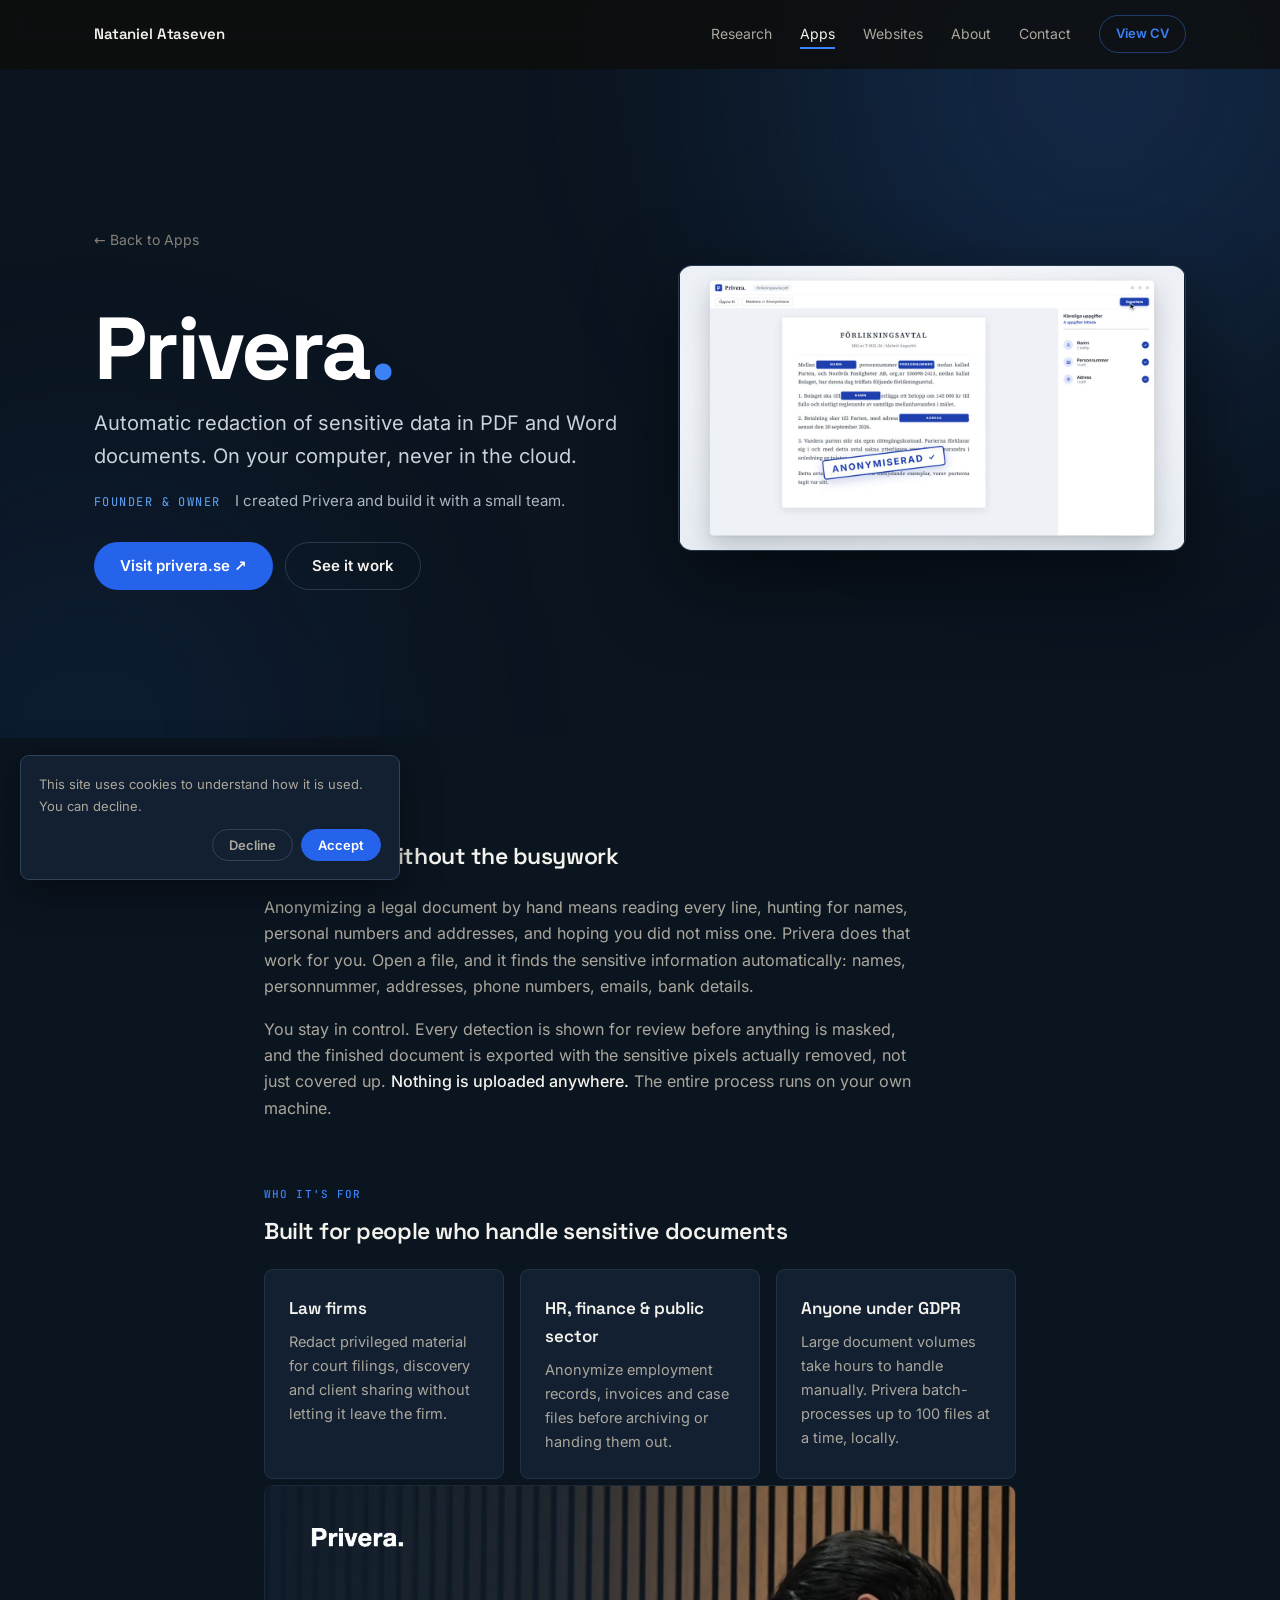
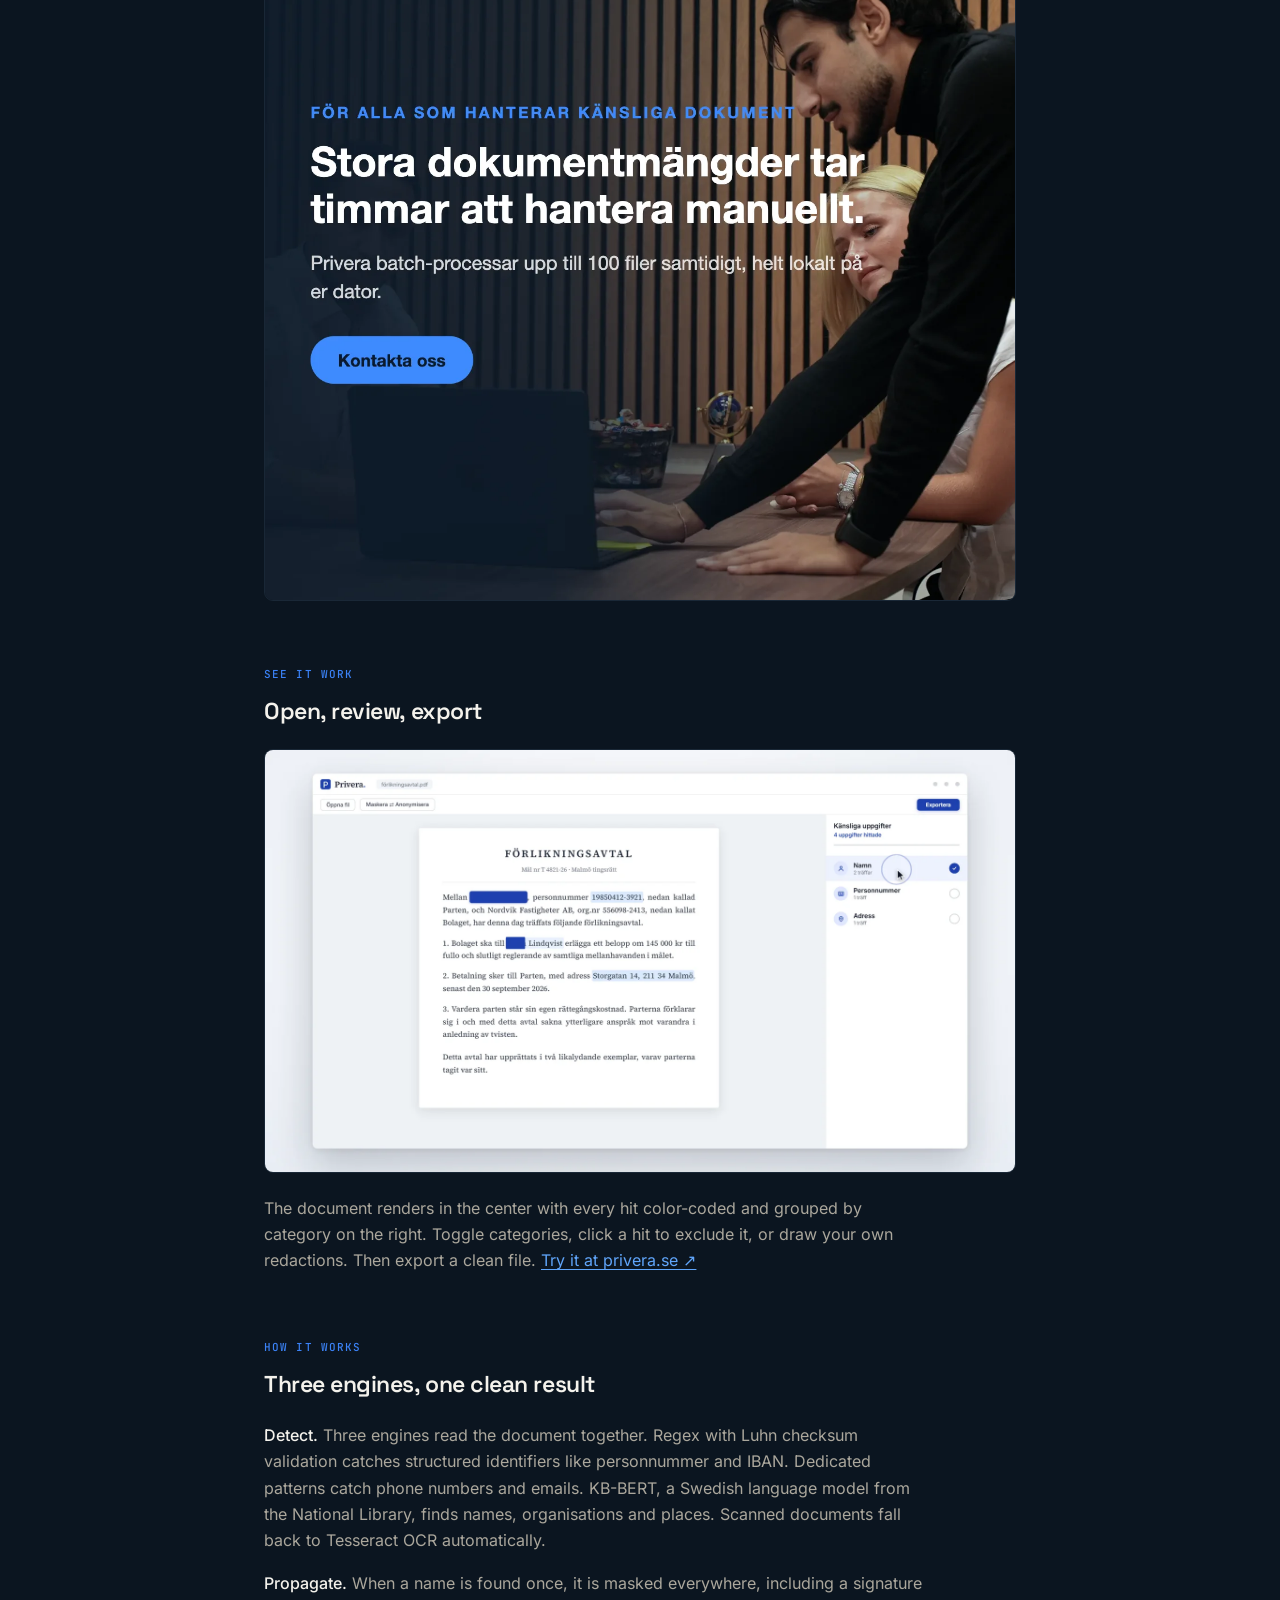
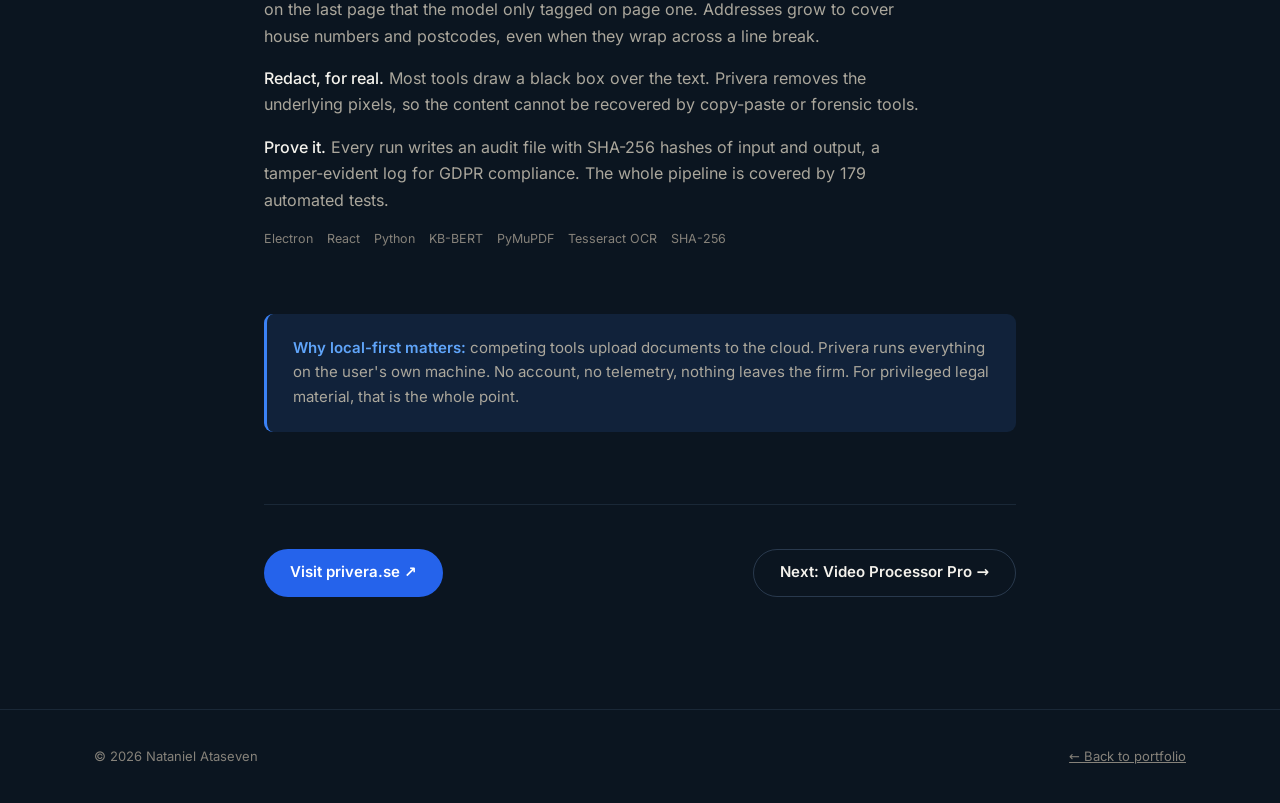
<file: case-privera.html>
<!DOCTYPE html>
<html lang="en">
<head>
  <meta charset="UTF-8">
  <meta name="viewport" content="width=device-width, initial-scale=1.0">
  <title>Privera · On-device GDPR redaction | Nataniel Ataseven</title>
  <meta name="description" content="Privera redacts sensitive data from PDF and Word documents, entirely on your own computer. Built for law firms and anyone handling confidential material.">
  <meta name="theme-color" content="#0b1520">
  <link rel="icon" href="favicon.ico" sizes="any">
  <link rel="icon" type="image/png" sizes="48x48" href="assets/favicon-48.png">
  <link rel="icon" type="image/png" sizes="192x192" href="assets/favicon-192.png">
  <link rel="icon" type="image/png" sizes="512x512" href="assets/favicon-512.png">
  <link rel="apple-touch-icon" href="assets/apple-touch-icon.png">
  <meta property="og:type" content="article">
  <meta property="og:title" content="Privera · On-device GDPR redaction">
  <meta property="og:description" content="Redacts sensitive data from legal documents on your own computer. Nothing leaves the machine.">
  <meta property="og:url" content="https://natanielataseven.github.io/case-privera.html">
  <meta property="og:image" content="https://natanielataseven.github.io/assets/og-image-v2.jpg">
  <link rel="canonical" href="https://natanielataseven.github.io/case-privera.html">
  <link rel="preload" href="assets/fonts/space-grotesk-latin-var.woff2" as="font" type="font/woff2" crossorigin>
  <link rel="preload" href="assets/fonts/inter-latin-var.woff2" as="font" type="font/woff2" crossorigin>
  <link rel="stylesheet" href="css/styles.css?v=23">

  <!-- Privera-tema: sidan speglar produktens eget varumärke (marinblå + blått) -->
  <style>
    body.project-privera {
      --bg-0: #0b1520;
      --bg-1: #0e1a28;
      --bg-2: #122031;
      --border-1: rgba(160, 200, 255, .10);
      --border-2: rgba(160, 200, 255, .20);
      --accent: #3b82f6;
      --accent-hover: #60a5fa;
      --accent-soft: rgba(59, 130, 246, .12);
      --on-accent: #ffffff;
      background: var(--bg-0);
    }

    /* Ren marinblå hero: text till vänster, produktvideon som panel till höger */
    .project-hero {
      position: relative;
      min-height: 82svh;
      display: flex;
      align-items: center;
      overflow: hidden;
      padding: 150px 0 72px;
      background: #0b1520;
    }
    .project-hero::before,
    .project-hero::after {
      content: '';
      position: absolute;
      border-radius: 50%;
      filter: blur(130px);
      pointer-events: none;
    }
    .project-hero::before {
      width: 640px; height: 640px;
      top: -240px; right: -140px;
      background: rgba(59, 130, 246, .16);
    }
    .project-hero::after {
      width: 460px; height: 460px;
      bottom: -220px; left: -140px;
      background: rgba(30, 80, 170, .14);
    }
    .project-hero .container { position: relative; z-index: 1; }
    .project-hero__inner {
      display: grid;
      grid-template-columns: 1.02fr .98fr;
      gap: 56px;
      align-items: center;
    }
    .project-hero__media {
      width: 100%;
      height: auto;
      aspect-ratio: 16 / 9;
      display: block;
      border-radius: var(--radius);
      border: 1px solid rgba(160, 200, 255, .18);
      box-shadow: 0 30px 80px rgba(0, 0, 0, .55);
      background: #0e1a28;
    }
    @media (max-width: 900px) {
      .project-hero__inner { grid-template-columns: 1fr; gap: 36px; }
    }

    .ad-showcase {
      width: 100%;
      height: auto;
      display: block;
      border-radius: var(--radius-sm);
      border: 1px solid var(--border-1);
      margin-top: 24px;
    }
    .project-hero__brand {
      font-family: var(--font-display);
      font-size: clamp(3rem, 8vw, 5.5rem);
      font-weight: 700;
      letter-spacing: -.03em;
      color: #fff;
      line-height: 1;
      margin: 18px 0 14px;
    }
    .project-hero__brand span { color: var(--accent); }
    /* Fylld knapp: mörkare blå så den vita texten klarar 4.5:1 */
    body.project-privera .btn--primary,
    body.project-privera .cookie-banner__btn--accept { background: #2563eb; border-color: #2563eb; }
    body.project-privera .btn--primary:hover,
    body.project-privera .cookie-banner__btn--accept:hover { background: #1d4ed8; }
    .project-hero__tag {
      font-size: clamp(1.0625rem, 1.6vw, 1.25rem);
      color: rgba(235, 243, 252, .85);
      max-width: 46ch;
      margin-bottom: 30px;
    }
    .project-hero__actions { display: flex; gap: 12px; flex-wrap: wrap; }
    .project-hero__role { font-size: .9375rem; color: rgba(235, 243, 252, .72); margin: -14px 0 28px; }
    .project-hero__role span { font-family: var(--font-mono); font-size: .75rem; letter-spacing: .12em; text-transform: uppercase; color: var(--accent-hover); margin-right: 10px; }

    .who-grid {
      display: grid;
      grid-template-columns: repeat(3, 1fr);
      gap: 16px;
      margin-top: 8px;
    }
    .who {
      background: var(--bg-2);
      border: 1px solid var(--border-1);
      border-radius: var(--radius-sm);
      padding: 24px;
    }
    .who h3 {
      font-family: var(--font-display);
      font-size: 1.0625rem;
      font-weight: 600;
      color: var(--text-1);
      margin-bottom: 8px;
    }
    .who p { font-size: .9063rem; }
    @media (max-width: 768px) { .who-grid { grid-template-columns: 1fr; } }

    /* Beskär bort appbildens grå ram */
    .media-crop {
      border-radius: var(--radius-sm);
      border: 1px solid var(--border-1);
      overflow: hidden;
      margin: 6px 0 22px;
    }
    .media-crop img { width: 100%; height: auto; display: block; margin: 0 !important; border: none !important; border-radius: 0 !important; }

    .case-step > p { max-width: 66ch; margin-bottom: 16px; }
    .case-step > p strong { color: var(--text-1); font-weight: 500; }
  </style>
</head>
<body class="project-privera">

  <nav class="nav" id="nav">
    <div class="nav__inner">
      <a href="index.html" class="nav__logo">Nataniel Ataseven</a>
      <div class="nav__links">
        <a href="research.html" class="nav__link">Research</a>
        <a href="apps.html" class="nav__link" aria-current="true">Apps</a>
        <a href="websites.html" class="nav__link">Websites</a>
        <a href="index.html#about" class="nav__link">About</a>
        <a href="index.html#contact" class="nav__link">Contact</a>
        <a href="cv.html" class="nav__cv">View CV</a>
      </div>
      <button class="nav__hamburger" id="hamburger" aria-label="Toggle menu" aria-expanded="false">
        <span></span><span></span><span></span>
      </button>
    </div>
  </nav>
  <div class="mobile-menu" id="mobileMenu">
    <a href="research.html">Research</a>
    <a href="apps.html" aria-current="true">Apps</a>
    <a href="websites.html">Websites</a>
    <a href="index.html#about">About</a>
    <a href="index.html#contact">Contact</a>
    <a href="cv.html">View CV</a>
  </div>

  <!-- Hero: produktvideon som panel bredvid varumärket -->
  <header class="project-hero">
    <div class="container">
      <div class="project-hero__inner">
        <div>
          <a href="apps.html#privera" class="case-hero__back">← Back to Apps</a>
          <h1 class="project-hero__brand">Privera<span>.</span></h1>
          <p class="project-hero__tag">Automatic redaction of sensitive data in PDF and Word documents. On your computer, never in the cloud.</p>
          <p class="project-hero__role"><span>Founder &amp; owner</span> I created Privera and build it with a small team.</p>
          <div class="project-hero__actions">
            <a href="https://privera.se" class="btn btn--primary" target="_blank" rel="noopener">Visit privera.se ↗</a>
            <a href="#demo" class="btn btn--ghost">See it work</a>
          </div>
        </div>
        <video class="project-hero__media" src="assets/video/privera-demo.mp4?v=2" poster="assets/images/privera/privera-demo-poster.jpg" data-autoplay muted loop playsinline preload="metadata" width="1280" height="720" aria-label="Privera finds and masks sensitive data in a legal document"></video>
      </div>
    </div>
  </header>

  <main class="case-body">
    <div class="container">

      <section class="case-step">
        <span class="case-step__num">What it is</span>
        <h2>Redaction without the busywork</h2>
        <p>Anonymizing a legal document by hand means reading every line, hunting for names, personal numbers and addresses, and hoping you did not miss one. Privera does that work for you. Open a file, and it finds the sensitive information automatically: names, personnummer, addresses, phone numbers, emails, bank details.</p>
        <p>You stay in control. Every detection is shown for review before anything is masked, and the finished document is exported with the sensitive pixels actually removed, not just covered up. <strong>Nothing is uploaded anywhere.</strong> The entire process runs on your own machine.</p>
      </section>

      <section class="case-step">
        <span class="case-step__num">Who it's for</span>
        <h2>Built for people who handle sensitive documents</h2>
        <div class="who-grid">
          <div class="who">
            <h3>Law firms</h3>
            <p>Redact privileged material for court filings, discovery and client sharing without letting it leave the firm.</p>
          </div>
          <div class="who">
            <h3>HR, finance &amp; public sector</h3>
            <p>Anonymize employment records, invoices and case files before archiving or handing them out.</p>
          </div>
          <div class="who">
            <h3>Anyone under GDPR</h3>
            <p>Large document volumes take hours to handle manually. Privera batch-processes up to 100 files at a time, locally.</p>
          </div>
        </div>
        <img class="ad-showcase" src="assets/images/privera/ad-batch.webp" alt="From Privera's launch campaign: large document volumes take hours to handle manually. Privera batch-processes up to 100 files at a time, entirely locally." loading="lazy" width="1318" height="1254">
      </section>

      <section class="case-step" id="demo">
        <span class="case-step__num">See it work</span>
        <h2>Open, review, export</h2>
        <div class="media-crop">
          <img src="assets/images/privera/app-ui.webp" alt="Privera's review view: detected sensitive data grouped by category, ready to mask" loading="lazy" width="1600" height="900">
        </div>
        <p>The document renders in the center with every hit color-coded and grouped by category on the right. Toggle categories, click a hit to exclude it, or draw your own redactions. Then export a clean file. <a href="https://privera.se" target="_blank" rel="noopener">Try it at privera.se ↗</a></p>
      </section>

      <section class="case-step">
        <span class="case-step__num">How it works</span>
        <h2>Three engines, one clean result</h2>
        <p><strong>Detect.</strong> Three engines read the document together. Regex with Luhn checksum validation catches structured identifiers like personnummer and IBAN. Dedicated patterns catch phone numbers and emails. KB-BERT, a Swedish language model from the National Library, finds names, organisations and places. Scanned documents fall back to Tesseract OCR automatically.</p>
        <p><strong>Propagate.</strong> When a name is found once, it is masked everywhere, including a signature on the last page that the model only tagged on page one. Addresses grow to cover house numbers and postcodes, even when they wrap across a line break.</p>
        <p><strong>Redact, for real.</strong> Most tools draw a black box over the text. Privera removes the underlying pixels, so the content cannot be recovered by copy-paste or forensic tools.</p>
        <p><strong>Prove it.</strong> Every run writes an audit file with SHA-256 hashes of input and output, a tamper-evident log for GDPR compliance. The whole pipeline is covered by 179 automated tests.</p>
        <div class="case-tech">
          <span class="tech">Electron</span><span class="tech">React</span><span class="tech">Python</span><span class="tech">KB-BERT</span><span class="tech">PyMuPDF</span><span class="tech">Tesseract OCR</span><span class="tech">SHA-256</span>
        </div>
      </section>

      <div class="case-insight">
        <strong>Why local-first matters:</strong> competing tools upload documents to the cloud. Privera runs everything on the user's own machine. No account, no telemetry, nothing leaves the firm. For privileged legal material, that is the whole point.
      </div>

      <div class="case-cta">
        <a href="https://privera.se" class="btn btn--primary" target="_blank" rel="noopener">Visit privera.se ↗</a>
        <a href="case-vpp.html" class="btn btn--ghost">Next: Video Processor Pro →</a>
      </div>

    </div>
  </main>

  <footer class="footer">
    <div class="container footer__inner">
      <p>© 2026 Nataniel Ataseven</p>
      <p><a href="index.html" style="color:inherit">← Back to portfolio</a></p>
    </div>
  </footer>

  <script src="js/main.js?v=20"></script>
  <script src="js/analytics.js?v=2"></script>
</body>
</html>
</file>
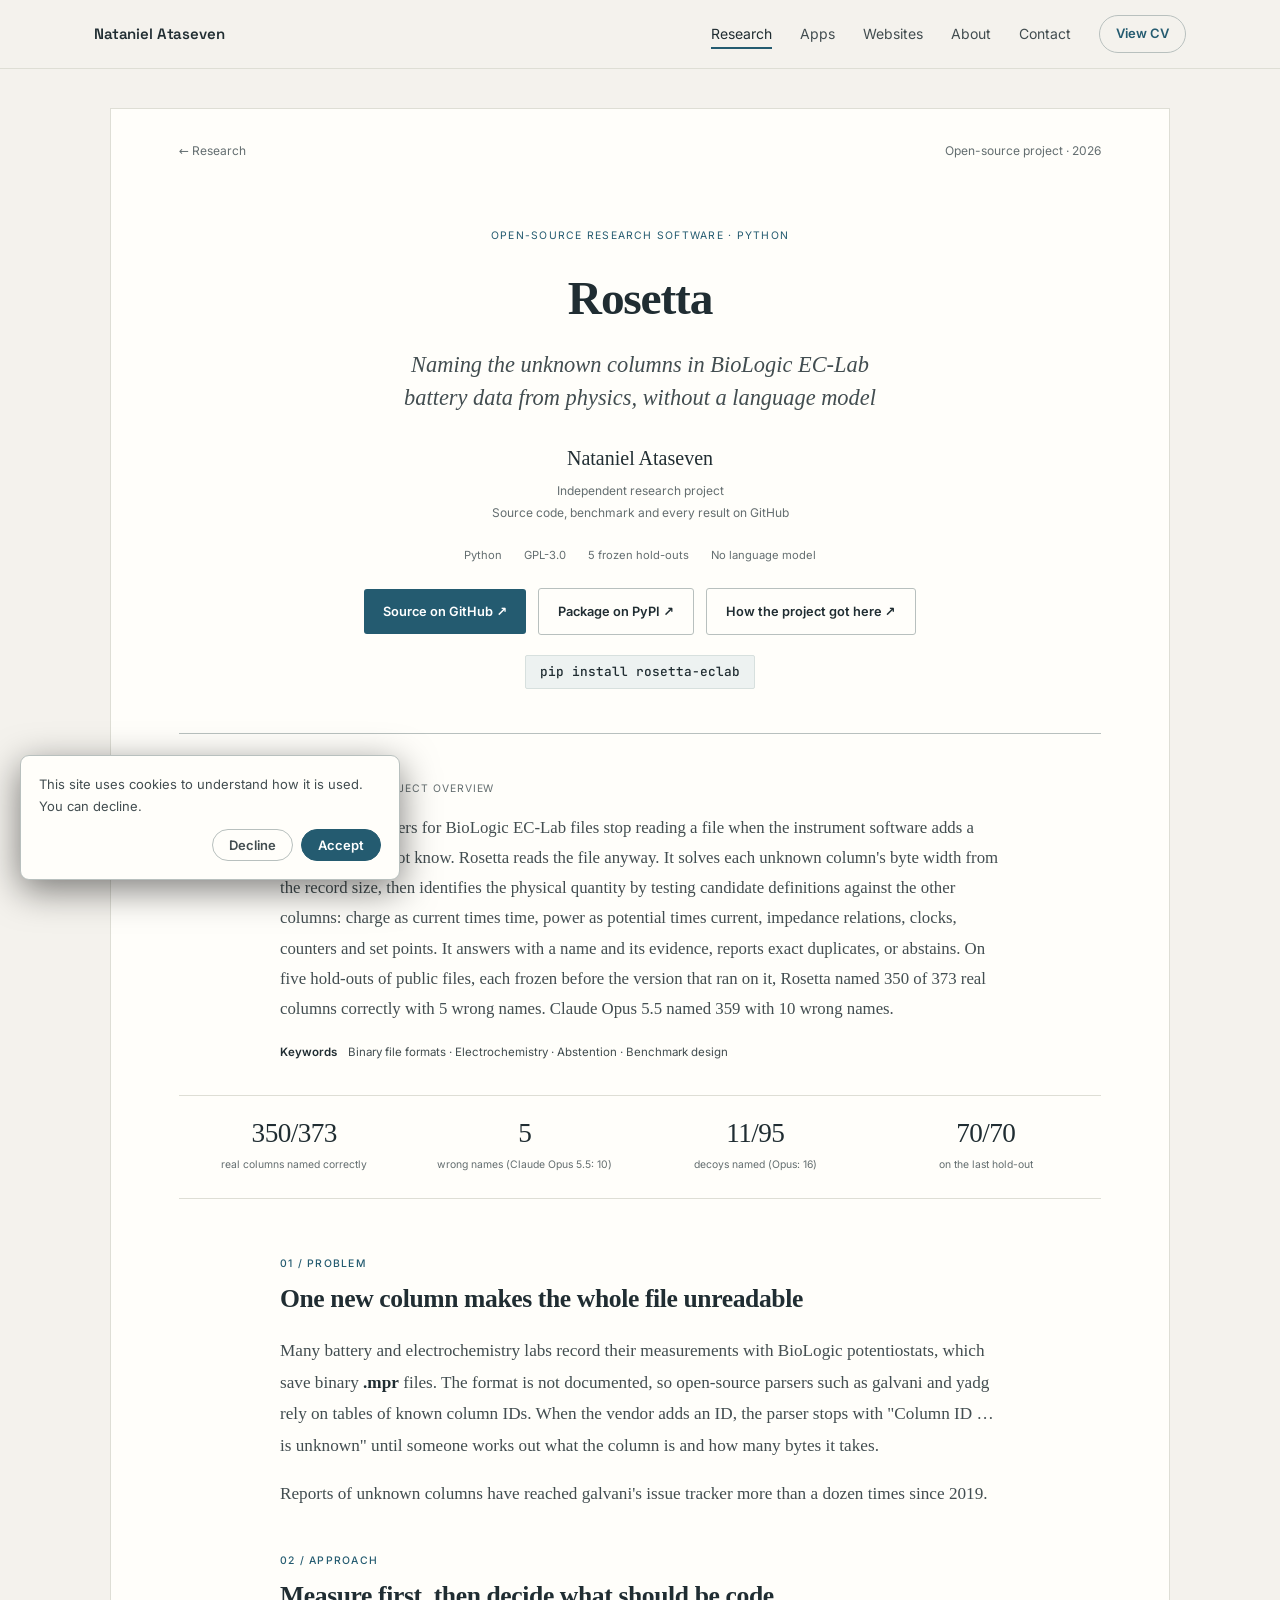
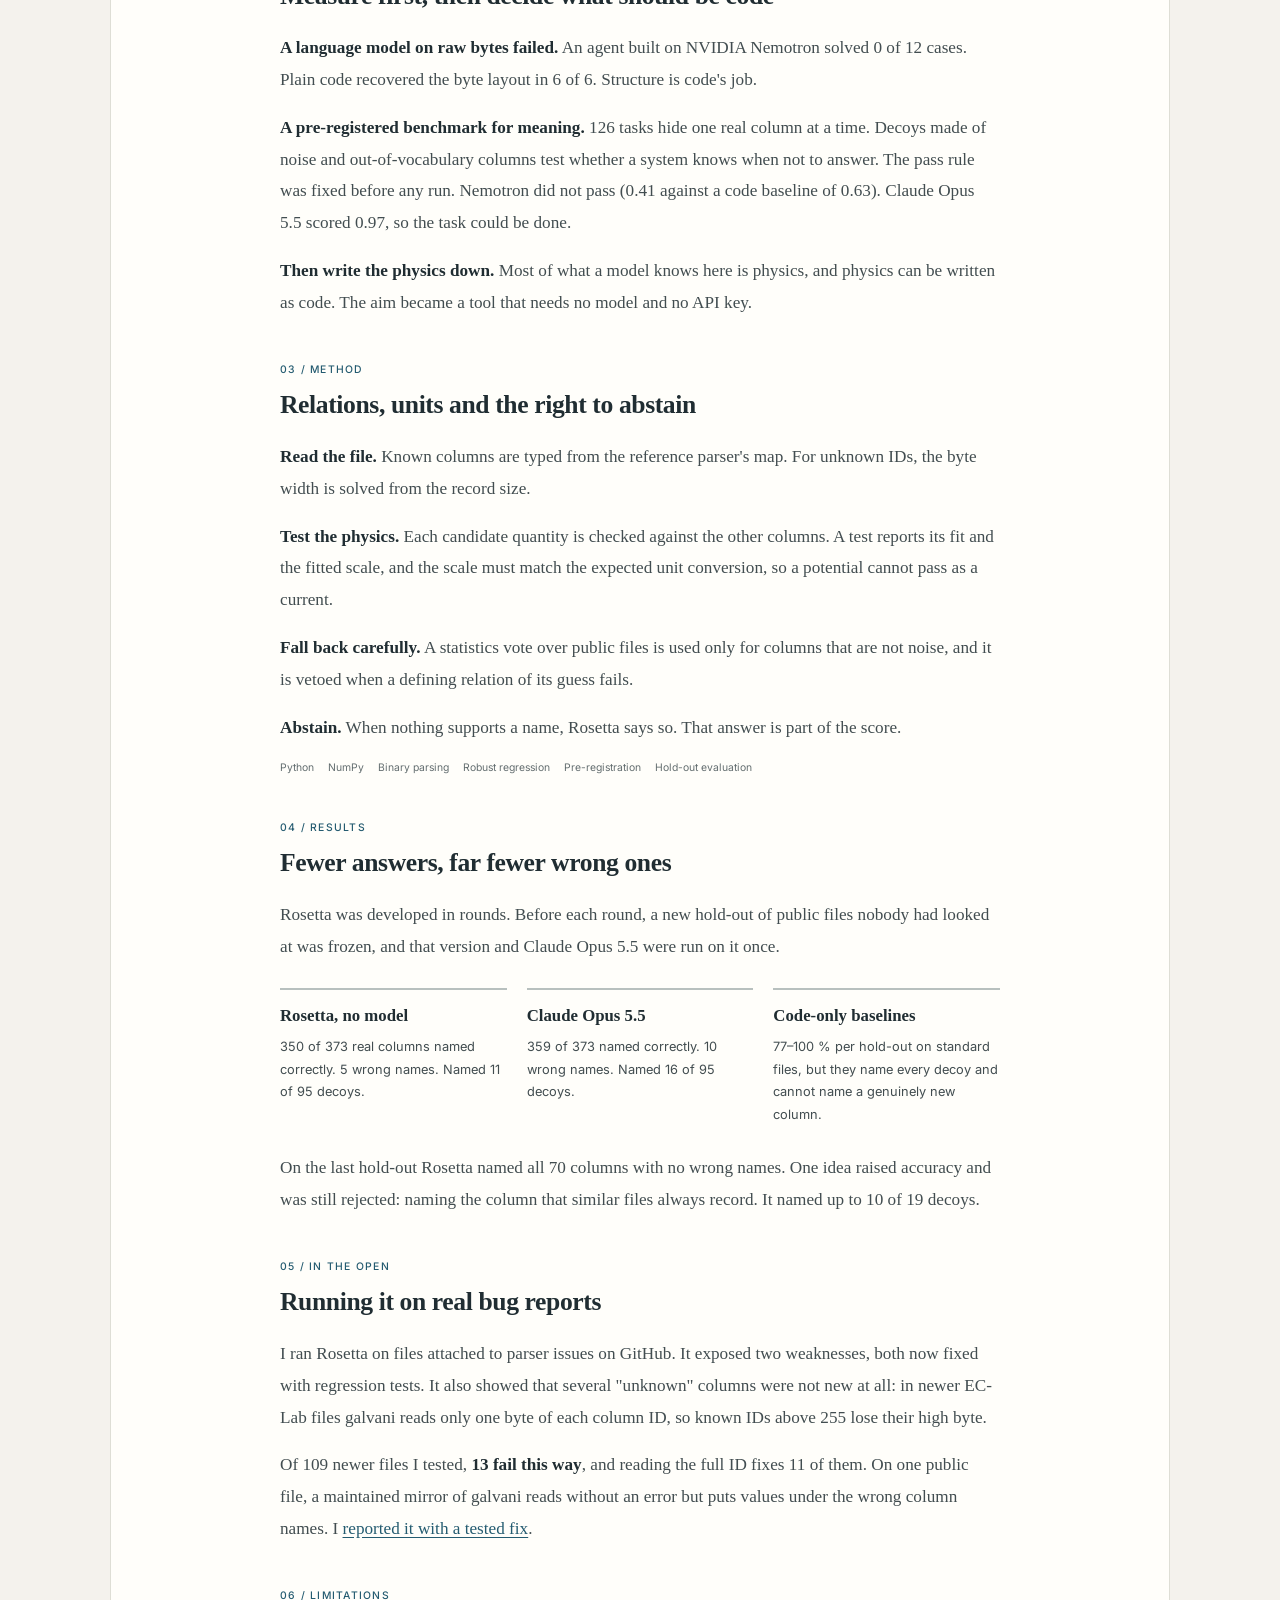
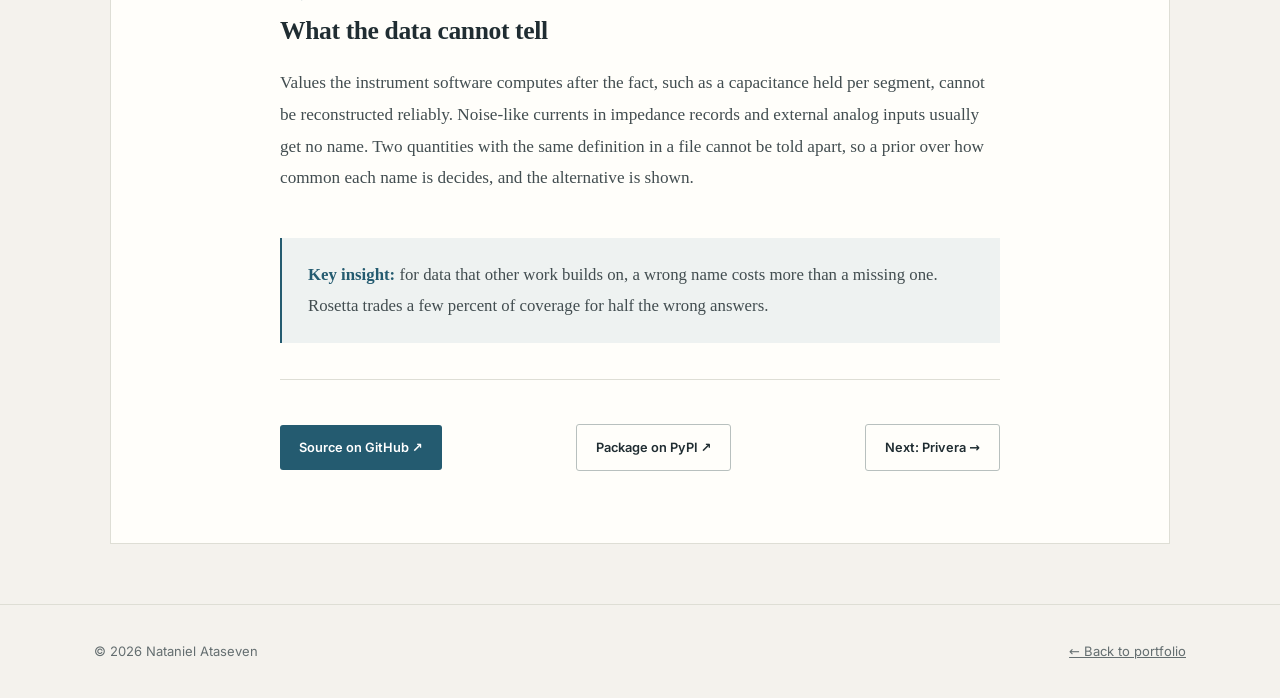
<file: case-rosetta.html>
<!DOCTYPE html>
<html lang="en">
<head>
  <meta charset="UTF-8">
  <meta name="viewport" content="width=device-width, initial-scale=1.0">
  <title>Rosetta: naming unknown columns in battery-lab data | Nataniel Ataseven</title>
  <meta name="description" content="Rosetta is an open-source Python tool that names unknown columns in BioLogic EC-Lab .mpr files from physics, without a language model. Evaluated on five frozen hold-outs against Claude Opus 5.5.">
  <meta name="theme-color" content="#f4f2ed">
  <link rel="icon" href="favicon.ico" sizes="any">
  <link rel="icon" type="image/png" sizes="48x48" href="assets/favicon-48.png">
  <link rel="icon" type="image/png" sizes="192x192" href="assets/favicon-192.png">
  <link rel="icon" type="image/png" sizes="512x512" href="assets/favicon-512.png">
  <link rel="apple-touch-icon" href="assets/apple-touch-icon.png">
  <meta property="og:type" content="article">
  <meta property="og:title" content="Rosetta: naming unknown columns in battery-lab data">
  <meta property="og:description" content="An open-source tool that reads EC-Lab files parsers reject and names each unknown column from physics. Half as many wrong names as Claude Opus 5.5 on five frozen hold-outs.">
  <meta property="og:url" content="https://natanielataseven.github.io/case-rosetta.html">
  <meta property="og:image" content="https://natanielataseven.github.io/assets/og-image-v2.jpg">
  <link rel="canonical" href="https://natanielataseven.github.io/case-rosetta.html">
  <link rel="preload" href="assets/fonts/space-grotesk-latin-var.woff2" as="font" type="font/woff2" crossorigin>
  <link rel="preload" href="assets/fonts/inter-latin-var.woff2" as="font" type="font/woff2" crossorigin>
  <link rel="stylesheet" href="css/styles.css?v=23">

  <link rel="stylesheet" href="css/thesis.css?v=4">
</head>
<body class="project-thesis">

  <nav class="nav" id="nav">
    <div class="nav__inner">
      <a href="index.html" class="nav__logo">Nataniel Ataseven</a>
      <div class="nav__links">
        <a href="research.html" class="nav__link" aria-current="true">Research</a>
        <a href="apps.html" class="nav__link">Apps</a>
        <a href="websites.html" class="nav__link">Websites</a>
        <a href="index.html#about" class="nav__link">About</a>
        <a href="index.html#contact" class="nav__link">Contact</a>
        <a href="cv.html" class="nav__cv">View CV</a>
      </div>
      <button class="nav__hamburger" id="hamburger" aria-label="Toggle menu" aria-expanded="false">
        <span></span><span></span><span></span>
      </button>
    </div>
  </nav>
  <div class="mobile-menu" id="mobileMenu">
    <a href="research.html" aria-current="true">Research</a>
    <a href="apps.html">Apps</a>
    <a href="websites.html">Websites</a>
    <a href="index.html#about">About</a>
    <a href="index.html#contact">Contact</a>
    <a href="cv.html">View CV</a>
  </div>

  <header class="paper-cover">
    <div class="container">
      <div class="paper-topline"><a href="research.html#rosetta">← Research</a><span>Open-source project · 2026</span></div>
      <div class="paper-title">
        <p class="paper-kicker">Open-source research software · Python</p>
        <h1>Rosetta</h1>
        <p class="paper-subtitle">Naming the unknown columns in BioLogic EC-Lab battery data from physics, without a language model</p>
        <p class="paper-author">Nataniel Ataseven</p>
        <p class="paper-affiliation">Independent research project<br>Source code, benchmark and every result on GitHub</p>
        <div class="paper-details"><span>Python</span><span>GPL-3.0</span><span>5 frozen hold-outs</span><span>No language model</span></div>
        <div class="publication-actions">
          <a class="btn btn--primary" href="https://github.com/Nataniel0212/rosetta-eclab" target="_blank" rel="noopener">Source on GitHub ↗</a>
          <a class="btn btn--ghost" href="https://pypi.org/project/rosetta-eclab/" target="_blank" rel="noopener">Package on PyPI ↗</a>
          <a class="btn btn--ghost" href="https://github.com/Nataniel0212/rosetta-eclab/blob/main/docs/history.md" target="_blank" rel="noopener">How the project got here ↗</a>
        </div>
        <p class="paper-install"><code>pip install rosetta-eclab</code></p>
      </div>
    </div>
  </header>

  <main class="case-body">
    <div class="container">

      <section class="paper-abstract" aria-labelledby="abstract-heading">
        <h2 id="abstract-heading">Abstract <span>Project overview</span></h2>
        <p>Open-source parsers for BioLogic EC-Lab files stop reading a file when the instrument software adds a column they do not know. Rosetta reads the file anyway. It solves each unknown column's byte width from the record size, then identifies the physical quantity by testing candidate definitions against the other columns: charge as current times time, power as potential times current, impedance relations, clocks, counters and set points. It answers with a name and its evidence, reports exact duplicates, or abstains. On five hold-outs of public files, each frozen before the version that ran on it, Rosetta named 350 of 373 real columns correctly with 5 wrong names. Claude Opus 5.5 named 359 with 10 wrong names.</p>
        <p class="paper-keywords"><strong>Keywords</strong> Binary file formats · Electrochemistry · Abstention · Benchmark design</p>
      </section>
      <div class="case-stats" aria-label="Project at a glance">
        <div class="case-stat"><span class="case-stat__num">350/373</span><span class="case-stat__label">real columns named correctly</span></div>
        <div class="case-stat"><span class="case-stat__num">5</span><span class="case-stat__label">wrong names (Claude Opus 5.5: 10)</span></div>
        <div class="case-stat"><span class="case-stat__num">11/95</span><span class="case-stat__label">decoys named (Opus: 16)</span></div>
        <div class="case-stat"><span class="case-stat__num">70/70</span><span class="case-stat__label">on the last hold-out</span></div>
      </div>

      <section class="case-step">
        <span class="case-step__num">01 / Problem</span>
        <h2>One new column makes the whole file unreadable</h2>
        <p>Many battery and electrochemistry labs record their measurements with BioLogic potentiostats, which save binary <strong>.mpr</strong> files. The format is not documented, so open-source parsers such as galvani and yadg rely on tables of known column IDs. When the vendor adds an ID, the parser stops with "Column ID … is unknown" until someone works out what the column is and how many bytes it takes.</p>
        <p>Reports of unknown columns have reached galvani's issue tracker more than a dozen times since 2019.</p>
      </section>

      <section class="case-step">
        <span class="case-step__num">02 / Approach</span>
        <h2>Measure first, then decide what should be code</h2>
        <p><strong>A language model on raw bytes failed.</strong> An agent built on NVIDIA Nemotron solved 0 of 12 cases. Plain code recovered the byte layout in 6 of 6. Structure is code's job.</p>
        <p><strong>A pre-registered benchmark for meaning.</strong> 126 tasks hide one real column at a time. Decoys made of noise and out-of-vocabulary columns test whether a system knows when not to answer. The pass rule was fixed before any run. Nemotron did not pass (0.41 against a code baseline of 0.63). Claude Opus 5.5 scored 0.97, so the task could be done.</p>
        <p><strong>Then write the physics down.</strong> Most of what a model knows here is physics, and physics can be written as code. The aim became a tool that needs no model and no API key.</p>
      </section>

      <section class="case-step">
        <span class="case-step__num">03 / Method</span>
        <h2>Relations, units and the right to abstain</h2>
        <p><strong>Read the file.</strong> Known columns are typed from the reference parser's map. For unknown IDs, the byte width is solved from the record size.</p>
        <p><strong>Test the physics.</strong> Each candidate quantity is checked against the other columns. A test reports its fit and the fitted scale, and the scale must match the expected unit conversion, so a potential cannot pass as a current.</p>
        <p><strong>Fall back carefully.</strong> A statistics vote over public files is used only for columns that are not noise, and it is vetoed when a defining relation of its guess fails.</p>
        <p><strong>Abstain.</strong> When nothing supports a name, Rosetta says so. That answer is part of the score.</p>
        <div class="case-tech"><span class="tech">Python</span><span class="tech">NumPy</span><span class="tech">Binary parsing</span><span class="tech">Robust regression</span><span class="tech">Pre-registration</span><span class="tech">Hold-out evaluation</span></div>
      </section>

      <section class="case-step">
        <span class="case-step__num">04 / Results</span>
        <h2>Fewer answers, far fewer wrong ones</h2>
        <p>Rosetta was developed in rounds. Before each round, a new hold-out of public files nobody had looked at was frozen, and that version and Claude Opus 5.5 were run on it once.</p>
        <div class="who-grid">
          <div class="who"><h3>Rosetta, no model</h3><p>350 of 373 real columns named correctly. 5 wrong names. Named 11 of 95 decoys.</p></div>
          <div class="who"><h3>Claude Opus 5.5</h3><p>359 of 373 named correctly. 10 wrong names. Named 16 of 95 decoys.</p></div>
          <div class="who"><h3>Code-only baselines</h3><p>77–100 % per hold-out on standard files, but they name every decoy and cannot name a genuinely new column.</p></div>
        </div>
        <p>On the last hold-out Rosetta named all 70 columns with no wrong names. One idea raised accuracy and was still rejected: naming the column that similar files always record. It named up to 10 of 19 decoys.</p>
      </section>

      <section class="case-step">
        <span class="case-step__num">05 / In the open</span>
        <h2>Running it on real bug reports</h2>
        <p>I ran Rosetta on files attached to parser issues on GitHub. It exposed two weaknesses, both now fixed with regression tests. It also showed that several "unknown" columns were not new at all: in newer EC-Lab files galvani reads only one byte of each column ID, so known IDs above 255 lose their high byte.</p>
        <p>Of 109 newer files I tested, <strong>13 fail this way</strong>, and reading the full ID fixes 11 of them. On one public file, a maintained mirror of galvani reads without an error but puts values under the wrong column names. I <a href="https://github.com/datalab-org/galvani-mirror/issues/11" target="_blank" rel="noopener">reported it with a tested fix</a>.</p>
      </section>

      <section class="case-step">
        <span class="case-step__num">06 / Limitations</span>
        <h2>What the data cannot tell</h2>
        <p>Values the instrument software computes after the fact, such as a capacitance held per segment, cannot be reconstructed reliably. Noise-like currents in impedance records and external analog inputs usually get no name. Two quantities with the same definition in a file cannot be told apart, so a prior over how common each name is decides, and the alternative is shown.</p>
      </section>

      <div class="case-insight"><strong>Key insight:</strong> for data that other work builds on, a wrong name costs more than a missing one. Rosetta trades a few percent of coverage for half the wrong answers.</div>

      <div class="case-cta">
        <a href="https://github.com/Nataniel0212/rosetta-eclab" class="btn btn--primary" target="_blank" rel="noopener">Source on GitHub ↗</a>
        <a href="https://pypi.org/project/rosetta-eclab/" class="btn btn--ghost" target="_blank" rel="noopener">Package on PyPI ↗</a>
        <a href="case-privera.html" class="btn btn--ghost">Next: Privera →</a>
      </div>

    </div>
  </main>

  <footer class="footer">
    <div class="container footer__inner">
      <p>© 2026 Nataniel Ataseven</p>
      <p><a href="index.html" style="color:inherit">← Back to portfolio</a></p>
    </div>
  </footer>

  <script src="js/main.js?v=20"></script>
  <script src="js/analytics.js?v=2"></script>
</body>
</html>
</file>
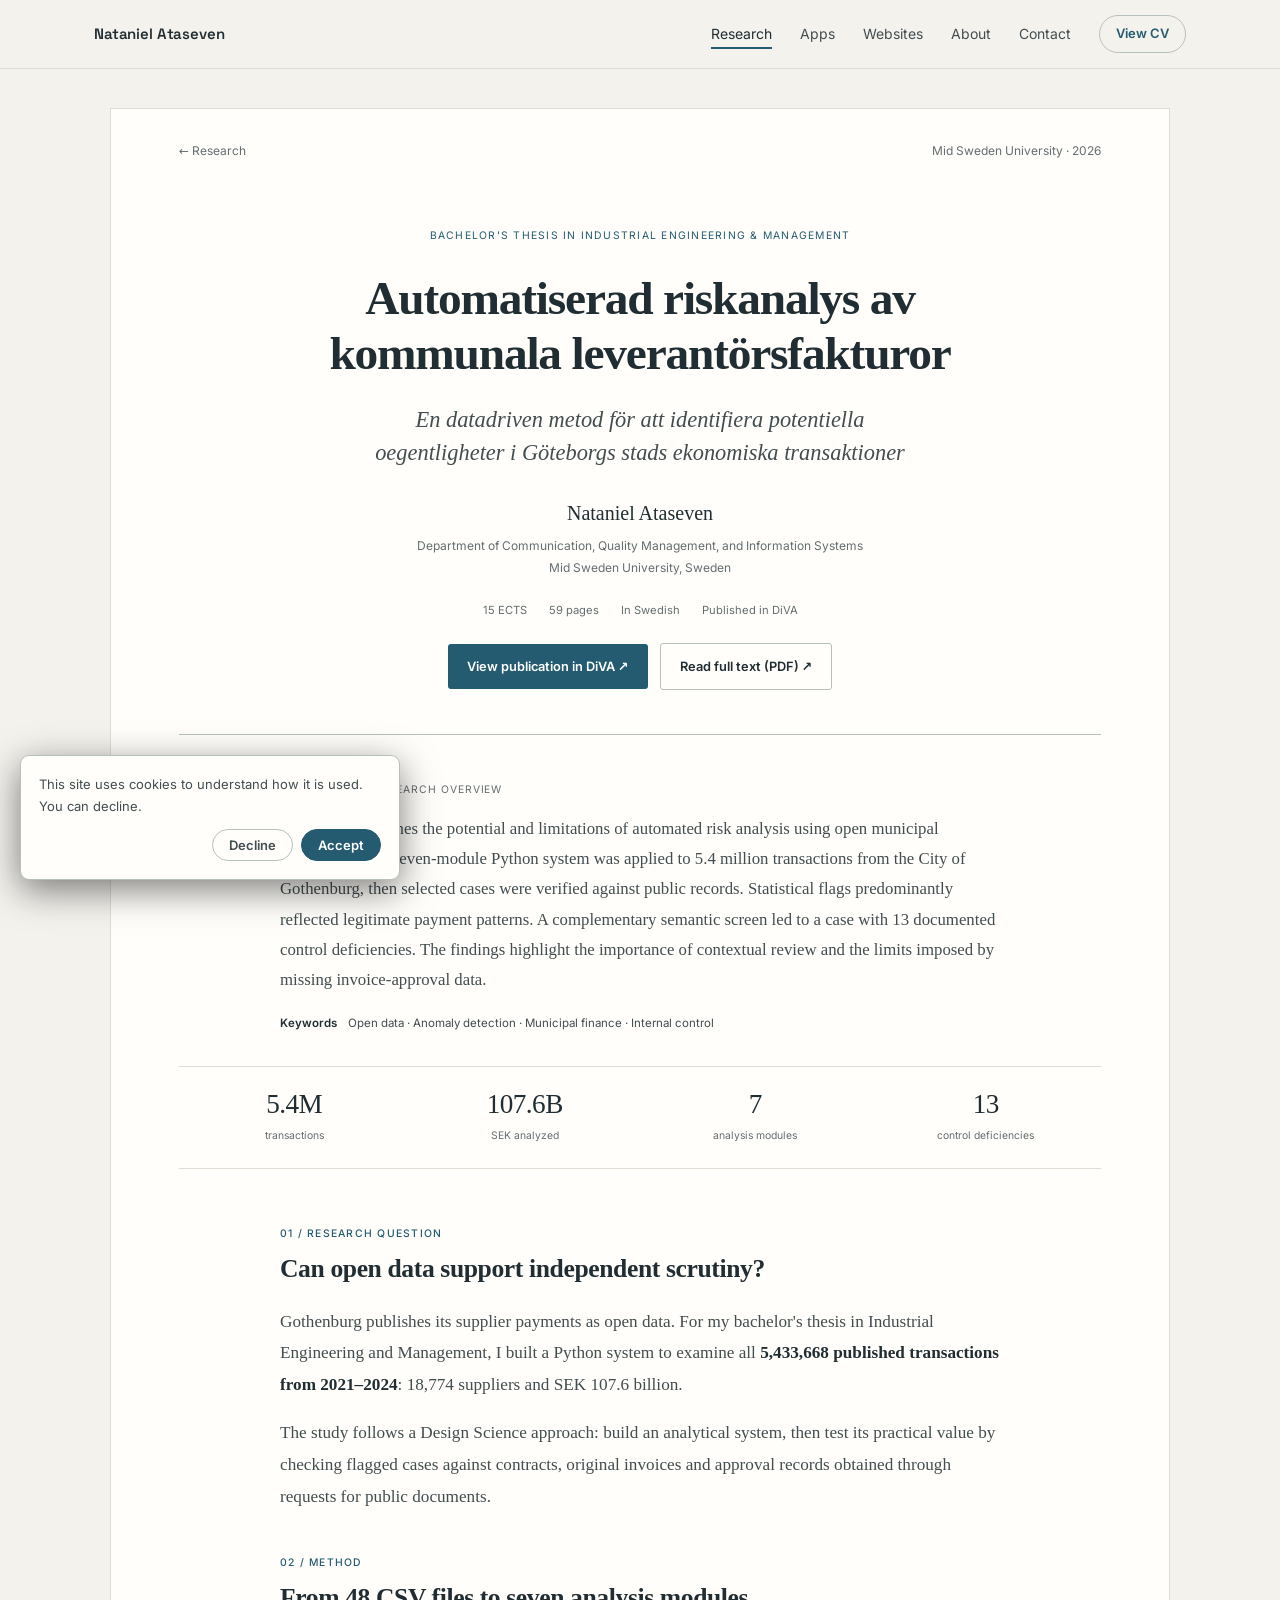
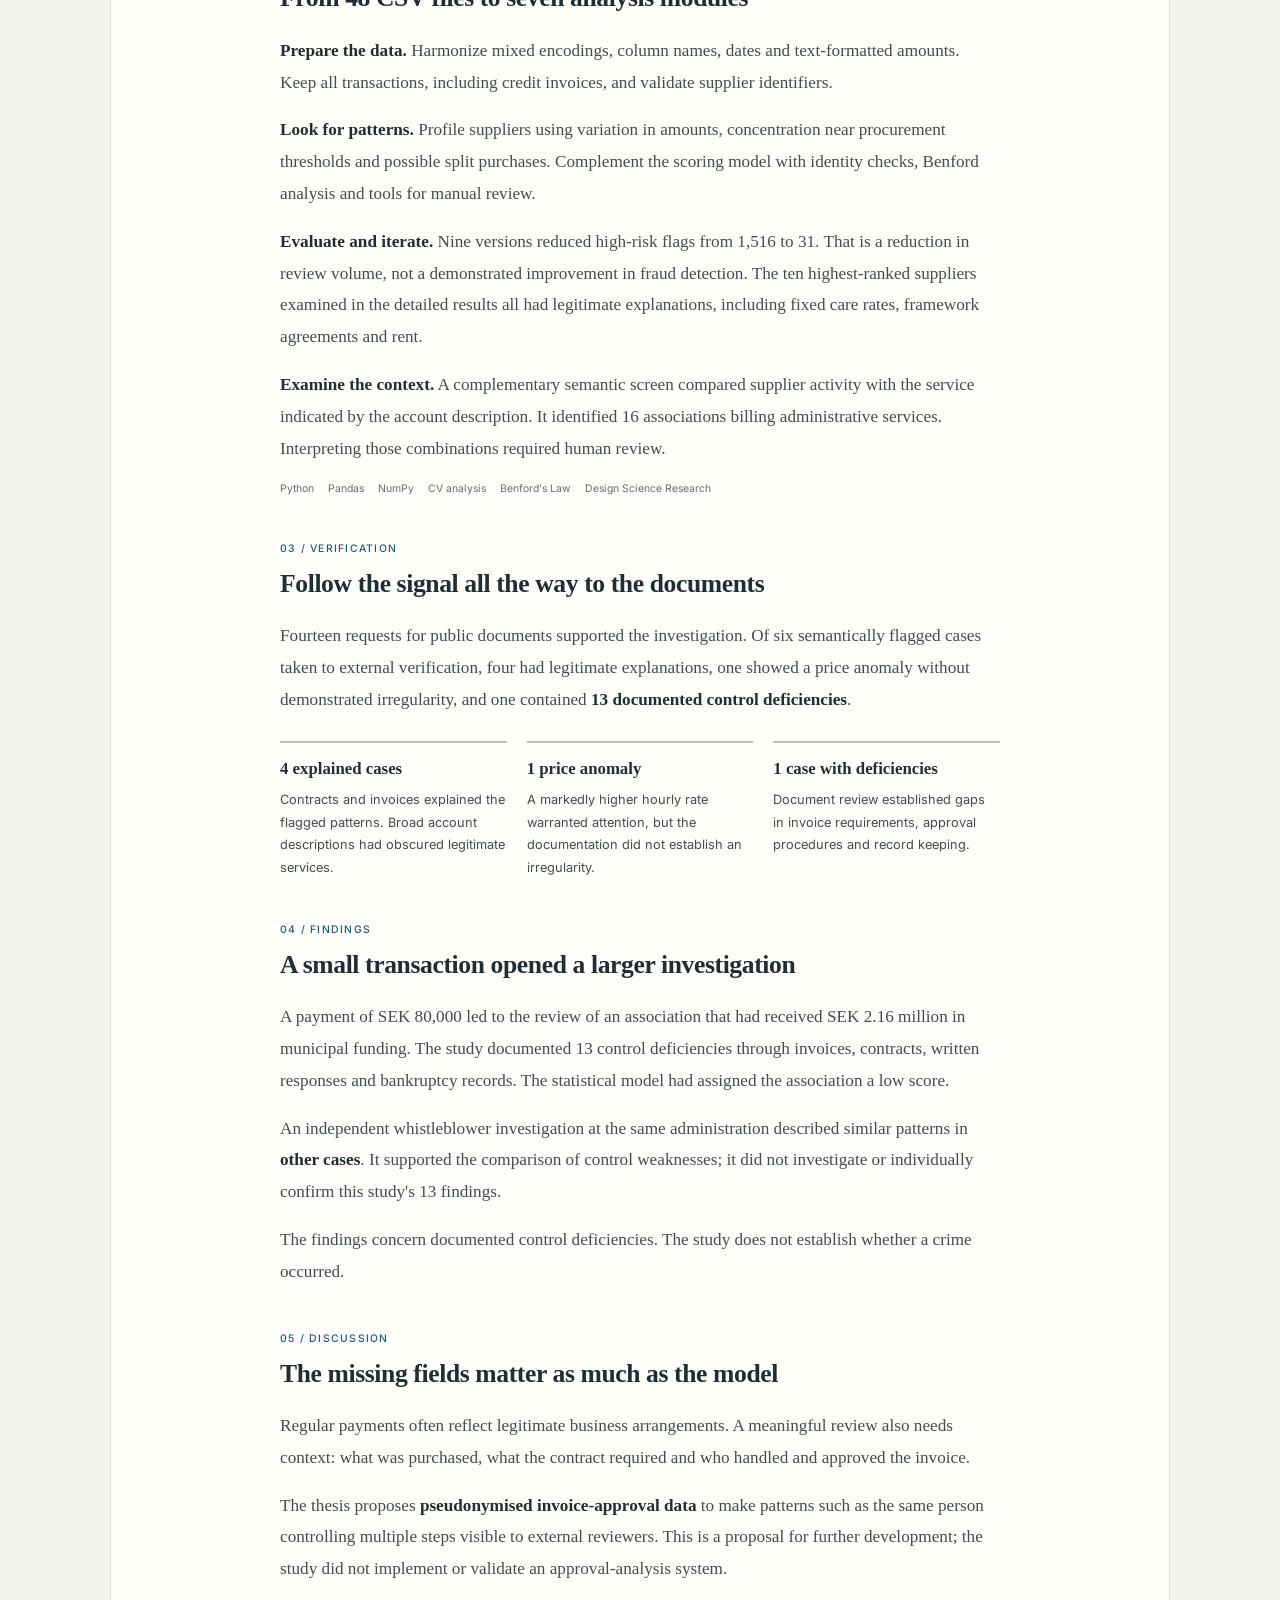
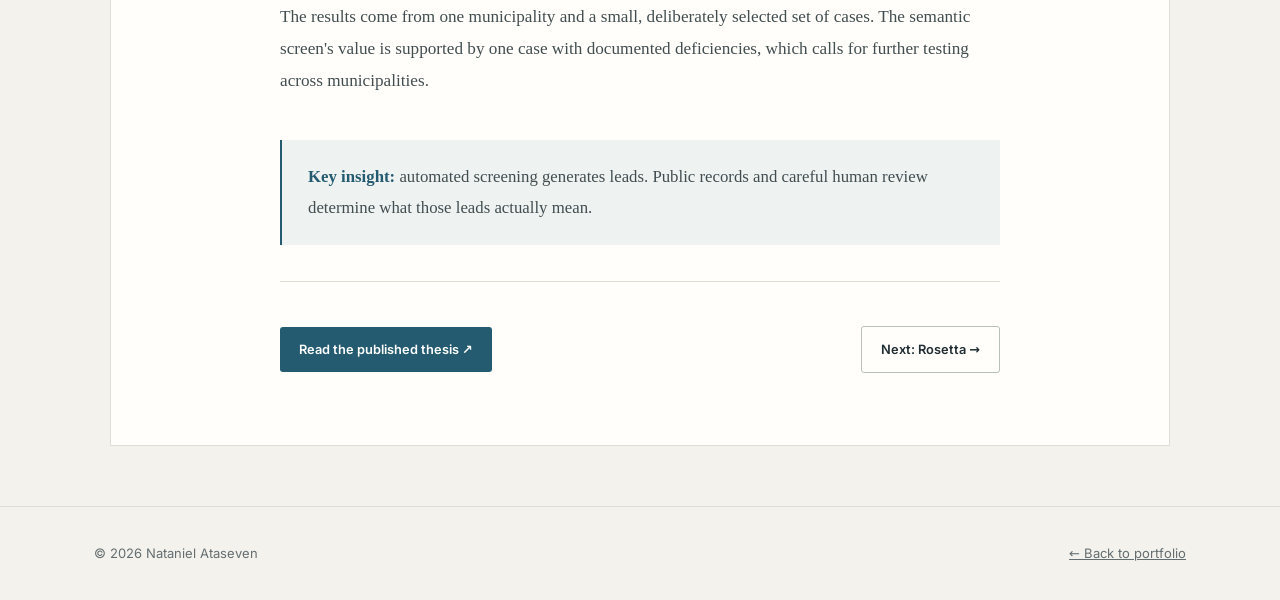
<file: case-thesis.html>
<!DOCTYPE html>
<html lang="en">
<head>
  <meta charset="UTF-8">
  <meta name="viewport" content="width=device-width, initial-scale=1.0">
  <title>Automated risk analysis of municipal payments | Nataniel Ataseven</title>
  <meta name="description" content="Published bachelor's thesis: automated risk analysis of 5.4M municipal transactions, verified against public records. Read the full text in DiVA.">
  <meta name="theme-color" content="#f4f2ed">
  <link rel="icon" href="favicon.ico" sizes="any">
  <link rel="icon" type="image/png" sizes="48x48" href="assets/favicon-48.png">
  <link rel="icon" type="image/png" sizes="192x192" href="assets/favicon-192.png">
  <link rel="icon" type="image/png" sizes="512x512" href="assets/favicon-512.png">
  <link rel="apple-touch-icon" href="assets/apple-touch-icon.png">
  <meta property="og:type" content="article">
  <meta property="og:title" content="Automated risk analysis of municipal payments">
  <meta property="og:description" content="5.4M transactions. Seven analysis modules. A document-based investigation into the limits of open payment data.">
  <meta property="og:url" content="https://natanielataseven.github.io/case-thesis.html">
  <meta property="og:image" content="https://natanielataseven.github.io/assets/og-image-v2.jpg">
  <link rel="canonical" href="https://natanielataseven.github.io/case-thesis.html">
  <link rel="preload" href="assets/fonts/space-grotesk-latin-var.woff2" as="font" type="font/woff2" crossorigin>
  <link rel="preload" href="assets/fonts/inter-latin-var.woff2" as="font" type="font/woff2" crossorigin>
  <link rel="stylesheet" href="css/styles.css?v=23">

  <link rel="stylesheet" href="css/thesis.css?v=4">
</head>
<body class="project-thesis">

  <nav class="nav" id="nav">
    <div class="nav__inner">
      <a href="index.html" class="nav__logo">Nataniel Ataseven</a>
      <div class="nav__links">
        <a href="research.html" class="nav__link" aria-current="true">Research</a>
        <a href="apps.html" class="nav__link">Apps</a>
        <a href="websites.html" class="nav__link">Websites</a>
        <a href="index.html#about" class="nav__link">About</a>
        <a href="index.html#contact" class="nav__link">Contact</a>
        <a href="cv.html" class="nav__cv">View CV</a>
      </div>
      <button class="nav__hamburger" id="hamburger" aria-label="Toggle menu" aria-expanded="false">
        <span></span><span></span><span></span>
      </button>
    </div>
  </nav>
  <div class="mobile-menu" id="mobileMenu">
    <a href="research.html" aria-current="true">Research</a>
    <a href="apps.html">Apps</a>
    <a href="websites.html">Websites</a>
    <a href="index.html#about">About</a>
    <a href="index.html#contact">Contact</a>
    <a href="cv.html">View CV</a>
  </div>

  <header class="paper-cover">
    <div class="container">
      <div class="paper-topline"><a href="research.html#thesis">← Research</a><span>Mid Sweden University · 2026</span></div>
      <div class="paper-title">
        <p class="paper-kicker">Bachelor's thesis in Industrial Engineering &amp; Management</p>
        <h1 lang="sv">Automatiserad riskanalys av kommunala leverantörsfakturor</h1>
        <p class="paper-subtitle" lang="sv">En datadriven metod för att identifiera potentiella oegentligheter i Göteborgs stads ekonomiska transaktioner</p>
        <p class="paper-author">Nataniel Ataseven</p>
        <p class="paper-affiliation">Department of Communication, Quality Management, and Information Systems<br>Mid Sweden University, Sweden</p>
        <div class="paper-details"><span>15 ECTS</span><span>59 pages</span><span>In Swedish</span><span>Published in DiVA</span></div>
        <div class="publication-actions">
          <a class="btn btn--primary" href="https://urn.kb.se/resolve?urn=urn:nbn:se:miun:diva-58574" target="_blank" rel="noopener">View publication in DiVA ↗</a>
          <a class="btn btn--ghost" href="https://miun.diva-portal.org/smash/get/diva2:2099325/FULLTEXT01.pdf" target="_blank" rel="noopener">Read full text (PDF) ↗</a>
        </div>
      </div>
    </div>
  </header>

  <main class="case-body">
    <div class="container">

      <section class="paper-abstract" aria-labelledby="abstract-heading">
        <h2 id="abstract-heading">Abstract <span>Research overview</span></h2>
        <p>This study examines the potential and limitations of automated risk analysis using open municipal payment data. A seven-module Python system was applied to 5.4 million transactions from the City of Gothenburg, then selected cases were verified against public records. Statistical flags predominantly reflected legitimate payment patterns. A complementary semantic screen led to a case with 13 documented control deficiencies. The findings highlight the importance of contextual review and the limits imposed by missing invoice-approval data.</p>
        <p class="paper-keywords"><strong>Keywords</strong> Open data · Anomaly detection · Municipal finance · Internal control</p>
      </section>
      <div class="case-stats" aria-label="Study at a glance">
        <div class="case-stat"><span class="case-stat__num">5.4M</span><span class="case-stat__label">transactions</span></div>
        <div class="case-stat"><span class="case-stat__num">107.6B</span><span class="case-stat__label">SEK analyzed</span></div>
        <div class="case-stat"><span class="case-stat__num">7</span><span class="case-stat__label">analysis modules</span></div>
        <div class="case-stat"><span class="case-stat__num">13</span><span class="case-stat__label">control deficiencies</span></div>
      </div>

      <section class="case-step">
        <span class="case-step__num">01 / Research question</span>
        <h2>Can open data support independent scrutiny?</h2>
        <p>Gothenburg publishes its supplier payments as open data. For my bachelor's thesis in Industrial Engineering and Management, I built a Python system to examine all <strong>5,433,668 published transactions from 2021–2024</strong>: 18,774 suppliers and SEK 107.6 billion.</p>
        <p>The study follows a Design Science approach: build an analytical system, then test its practical value by checking flagged cases against contracts, original invoices and approval records obtained through requests for public documents.</p>
      </section>

      <section class="case-step">
        <span class="case-step__num">02 / Method</span>
        <h2>From 48 CSV files to seven analysis modules</h2>
        <p><strong>Prepare the data.</strong> Harmonize mixed encodings, column names, dates and text-formatted amounts. Keep all transactions, including credit invoices, and validate supplier identifiers.</p>
        <p><strong>Look for patterns.</strong> Profile suppliers using variation in amounts, concentration near procurement thresholds and possible split purchases. Complement the scoring model with identity checks, Benford analysis and tools for manual review.</p>
        <p><strong>Evaluate and iterate.</strong> Nine versions reduced high-risk flags from 1,516 to 31. That is a reduction in review volume, not a demonstrated improvement in fraud detection. The ten highest-ranked suppliers examined in the detailed results all had legitimate explanations, including fixed care rates, framework agreements and rent.</p>
        <p><strong>Examine the context.</strong> A complementary semantic screen compared supplier activity with the service indicated by the account description. It identified 16 associations billing administrative services. Interpreting those combinations required human review.</p>
        <div class="case-tech"><span class="tech">Python</span><span class="tech">Pandas</span><span class="tech">NumPy</span><span class="tech">CV analysis</span><span class="tech">Benford's Law</span><span class="tech">Design Science Research</span></div>
      </section>

      <section class="case-step">
        <span class="case-step__num">03 / Verification</span>
        <h2>Follow the signal all the way to the documents</h2>
        <p>Fourteen requests for public documents supported the investigation. Of six semantically flagged cases taken to external verification, four had legitimate explanations, one showed a price anomaly without demonstrated irregularity, and one contained <strong>13 documented control deficiencies</strong>.</p>
        <div class="who-grid">
          <div class="who"><h3>4 explained cases</h3><p>Contracts and invoices explained the flagged patterns. Broad account descriptions had obscured legitimate services.</p></div>
          <div class="who"><h3>1 price anomaly</h3><p>A markedly higher hourly rate warranted attention, but the documentation did not establish an irregularity.</p></div>
          <div class="who"><h3>1 case with deficiencies</h3><p>Document review established gaps in invoice requirements, approval procedures and record keeping.</p></div>
        </div>
      </section>

      <section class="case-step">
        <span class="case-step__num">04 / Findings</span>
        <h2>A small transaction opened a larger investigation</h2>
        <p>A payment of SEK 80,000 led to the review of an association that had received SEK 2.16 million in municipal funding. The study documented 13 control deficiencies through invoices, contracts, written responses and bankruptcy records. The statistical model had assigned the association a low score.</p>
        <p>An independent whistleblower investigation at the same administration described similar patterns in <strong>other cases</strong>. It supported the comparison of control weaknesses; it did not investigate or individually confirm this study's 13 findings.</p>
        <p>The findings concern documented control deficiencies. The study does not establish whether a crime occurred.</p>
      </section>

      <section class="case-step">
        <span class="case-step__num">05 / Discussion</span>
        <h2>The missing fields matter as much as the model</h2>
        <p>Regular payments often reflect legitimate business arrangements. A meaningful review also needs context: what was purchased, what the contract required and who handled and approved the invoice.</p>
        <p>The thesis proposes <strong>pseudonymised invoice-approval data</strong> to make patterns such as the same person controlling multiple steps visible to external reviewers. This is a proposal for further development; the study did not implement or validate an approval-analysis system.</p>
        <p>The results come from one municipality and a small, deliberately selected set of cases. The semantic screen's value is supported by one case with documented deficiencies, which calls for further testing across municipalities.</p>
      </section>

      <div class="case-insight"><strong>Key insight:</strong> automated screening generates leads. Public records and careful human review determine what those leads actually mean.</div>

      <div class="case-cta">
        <a href="https://urn.kb.se/resolve?urn=urn:nbn:se:miun:diva-58574" class="btn btn--primary" target="_blank" rel="noopener">Read the published thesis ↗</a>
        <a href="case-rosetta.html" class="btn btn--ghost">Next: Rosetta →</a>
      </div>

    </div>
  </main>

  <footer class="footer">
    <div class="container footer__inner">
      <p>© 2026 Nataniel Ataseven</p>
      <p><a href="index.html" style="color:inherit">← Back to portfolio</a></p>
    </div>
  </footer>

  <script src="js/main.js?v=20"></script>
  <script src="js/analytics.js?v=2"></script>
</body>
</html>
</file>
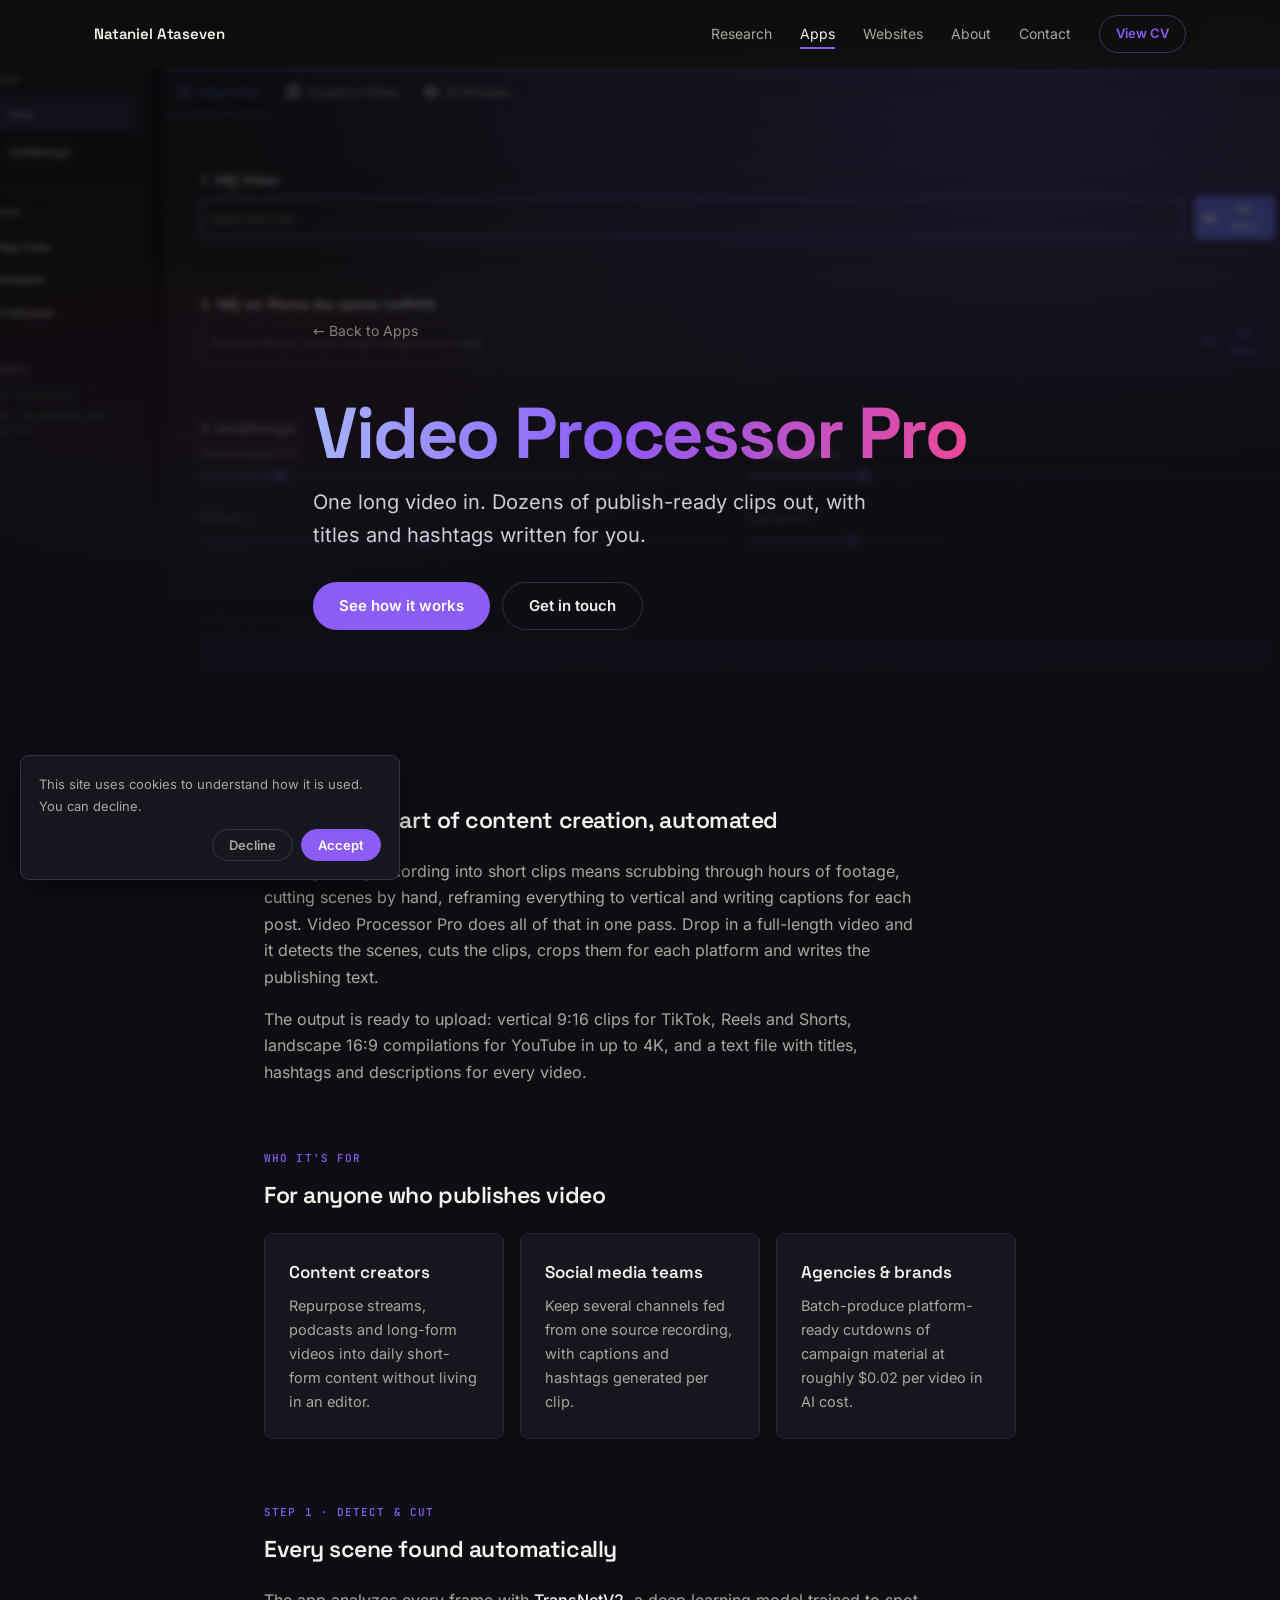
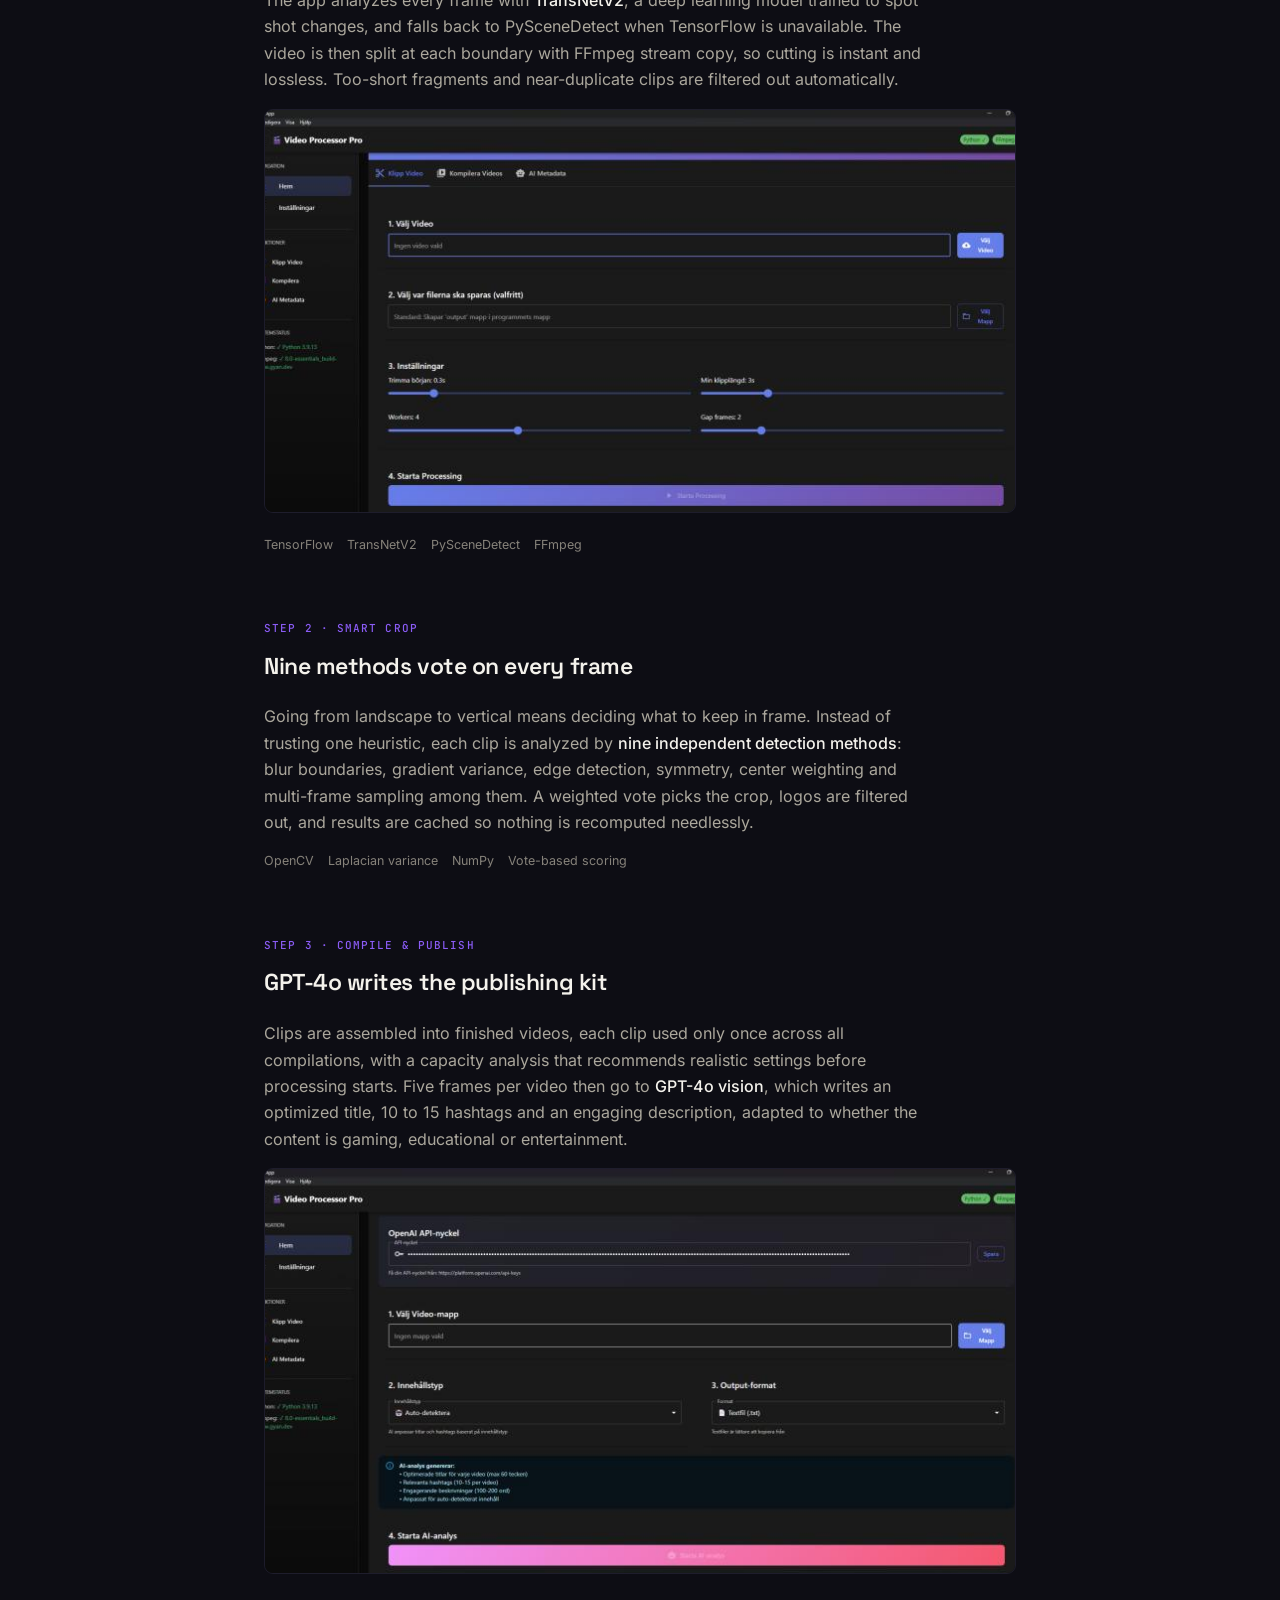
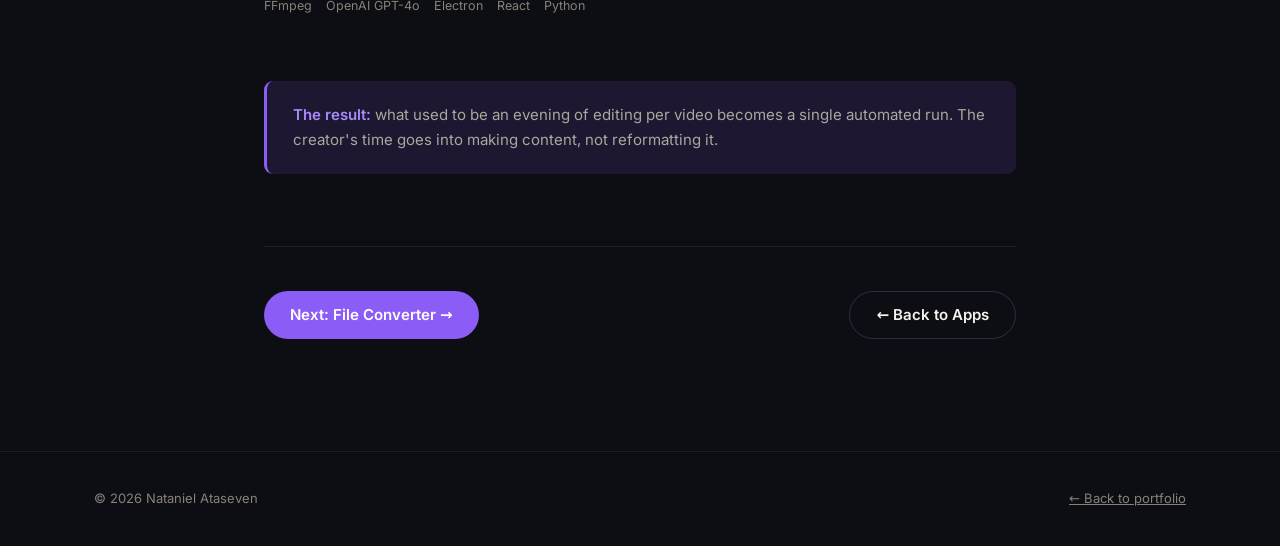
<file: case-vpp.html>
<!DOCTYPE html>
<html lang="en">
<head>
  <meta charset="UTF-8">
  <meta name="viewport" content="width=device-width, initial-scale=1.0">
  <title>Video Processor Pro · AI video pipeline | Nataniel Ataseven</title>
  <meta name="description" content="Video Processor Pro turns full-length videos into publish-ready clips for TikTok, Reels and YouTube. Scene detection, smart cropping and AI metadata in one desktop app.">
  <meta name="theme-color" content="#0d0d14">
  <link rel="icon" href="favicon.ico" sizes="any">
  <link rel="icon" type="image/png" sizes="48x48" href="assets/favicon-48.png">
  <link rel="icon" type="image/png" sizes="192x192" href="assets/favicon-192.png">
  <link rel="icon" type="image/png" sizes="512x512" href="assets/favicon-512.png">
  <link rel="apple-touch-icon" href="assets/apple-touch-icon.png">
  <meta property="og:type" content="article">
  <meta property="og:title" content="Video Processor Pro · AI video pipeline">
  <meta property="og:description" content="Full videos in, publish-ready clips out. Scene detection, 9-method smart cropping and GPT-4o metadata.">
  <meta property="og:url" content="https://natanielataseven.github.io/case-vpp.html">
  <meta property="og:image" content="https://natanielataseven.github.io/assets/og-image-v2.jpg">
  <link rel="canonical" href="https://natanielataseven.github.io/case-vpp.html">
  <link rel="preload" href="assets/fonts/space-grotesk-latin-var.woff2" as="font" type="font/woff2" crossorigin>
  <link rel="preload" href="assets/fonts/inter-latin-var.woff2" as="font" type="font/woff2" crossorigin>
  <link rel="stylesheet" href="css/styles.css?v=23">

  <!-- VPP-tema: sidan speglar appens eget gränssnitt (mörk indigo → rosa gradient) -->
  <style>
    body.project-vpp {
      --bg-0: #0d0d14;
      --bg-1: #111119;
      --bg-2: #16161f;
      --border-1: rgba(180, 170, 255, .10);
      --border-2: rgba(180, 170, 255, .20);
      --accent: #8b5cf6;
      --accent-hover: #a78bfa;
      --accent-soft: rgba(139, 92, 246, .13);
      --on-accent: #ffffff;
      background: var(--bg-0);
    }

    .project-hero {
      position: relative;
      min-height: 78svh;
      display: flex;
      align-items: flex-end;
      overflow: hidden;
      padding: 150px 0 72px;
    }
    .project-hero__bg {
      position: absolute;
      inset: 0;
      width: 100%;
      height: 100%;
      object-fit: cover;
      object-position: center 30%;
      filter: brightness(.45) saturate(1.1) blur(3px);
      transform: scale(1.06);
    }
    .project-hero__overlay {
      position: absolute;
      inset: 0;
      background:
        linear-gradient(180deg, rgba(13, 13, 20, .6) 0%, rgba(13, 13, 20, .3) 40%, rgba(13, 13, 20, .97) 88%),
        radial-gradient(ellipse at 80% 10%, rgba(139, 92, 246, .18), transparent 55%),
        radial-gradient(ellipse at 15% 85%, rgba(236, 72, 153, .12), transparent 50%);
    }
    .project-hero .container { position: relative; z-index: 1; }
    .project-hero__brand {
      font-family: var(--font-display);
      font-size: clamp(2.5rem, 6.5vw, 4.5rem);
      font-weight: 700;
      letter-spacing: -.03em;
      line-height: 1.05;
      margin: 18px 0 14px;
      background: linear-gradient(95deg, #a5b4fc 0%, #8b5cf6 45%, #ec4899 100%);
      -webkit-background-clip: text;
      background-clip: text;
      color: transparent;
    }
    .project-hero__tag {
      font-size: clamp(1.0625rem, 1.6vw, 1.25rem);
      color: rgba(240, 238, 250, .85);
      max-width: 44ch;
      margin-bottom: 30px;
    }
    .project-hero__actions { display: flex; gap: 12px; flex-wrap: wrap; }

    .who-grid {
      display: grid;
      grid-template-columns: repeat(3, 1fr);
      gap: 16px;
      margin-top: 8px;
    }
    .who {
      background: var(--bg-2);
      border: 1px solid var(--border-1);
      border-radius: var(--radius-sm);
      padding: 24px;
    }
    .who h3 {
      font-family: var(--font-display);
      font-size: 1.0625rem;
      font-weight: 600;
      color: var(--text-1);
      margin-bottom: 8px;
    }
    .who p { font-size: .9063rem; }
    @media (max-width: 768px) { .who-grid { grid-template-columns: 1fr; } }

    /* Beskär bort Windows-ramen på appskärmbilderna */
    .media-crop {
      border-radius: var(--radius-sm);
      border: 1px solid var(--border-1);
      overflow: hidden;
      margin: 6px 0 22px;
    }
    .media-crop img { width: 100%; display: block; transform: scale(1.06) translateY(2.5%); margin: 0 !important; border: none !important; border-radius: 0 !important; }

    .case-step > p { max-width: 66ch; margin-bottom: 16px; }
    .case-step > p strong { color: var(--text-1); font-weight: 500; }
  </style>
</head>
<body class="project-vpp">

  <nav class="nav" id="nav">
    <div class="nav__inner">
      <a href="index.html" class="nav__logo">Nataniel Ataseven</a>
      <div class="nav__links">
        <a href="research.html" class="nav__link">Research</a>
        <a href="apps.html" class="nav__link" aria-current="true">Apps</a>
        <a href="websites.html" class="nav__link">Websites</a>
        <a href="index.html#about" class="nav__link">About</a>
        <a href="index.html#contact" class="nav__link">Contact</a>
        <a href="cv.html" class="nav__cv">View CV</a>
      </div>
      <button class="nav__hamburger" id="hamburger" aria-label="Toggle menu" aria-expanded="false">
        <span></span><span></span><span></span>
      </button>
    </div>
  </nav>
  <div class="mobile-menu" id="mobileMenu">
    <a href="research.html">Research</a>
    <a href="apps.html" aria-current="true">Apps</a>
    <a href="websites.html">Websites</a>
    <a href="index.html#about">About</a>
    <a href="index.html#contact">Contact</a>
    <a href="cv.html">View CV</a>
  </div>

  <!-- Hero: appens eget gränssnitt som bakgrund -->
  <header class="project-hero">
    <img class="project-hero__bg" src="assets/images/vpp/vpp-clip.jpg" alt="" aria-hidden="true">
    <div class="project-hero__overlay" aria-hidden="true"></div>
    <div class="container">
      <a href="apps.html#vpp" class="case-hero__back">← Back to Apps</a>
      <h1 class="project-hero__brand">Video Processor Pro</h1>
      <p class="project-hero__tag">One long video in. Dozens of publish-ready clips out, with titles and hashtags written for you.</p>
      <div class="project-hero__actions">
        <a href="#tour" class="btn btn--primary">See how it works</a>
        <a href="index.html#contact" class="btn btn--ghost">Get in touch</a>
      </div>
    </div>
  </header>

  <main class="case-body">
    <div class="container">

      <section class="case-step">
        <span class="case-step__num">What it is</span>
        <h2>The boring part of content creation, automated</h2>
        <p>Turning a long recording into short clips means scrubbing through hours of footage, cutting scenes by hand, reframing everything to vertical and writing captions for each post. Video Processor Pro does all of that in one pass. Drop in a full-length video and it detects the scenes, cuts the clips, crops them for each platform and writes the publishing text.</p>
        <p>The output is ready to upload: vertical 9:16 clips for TikTok, Reels and Shorts, landscape 16:9 compilations for YouTube in up to 4K, and a text file with titles, hashtags and descriptions for every video.</p>
      </section>

      <section class="case-step">
        <span class="case-step__num">Who it's for</span>
        <h2>For anyone who publishes video</h2>
        <div class="who-grid">
          <div class="who">
            <h3>Content creators</h3>
            <p>Repurpose streams, podcasts and long-form videos into daily short-form content without living in an editor.</p>
          </div>
          <div class="who">
            <h3>Social media teams</h3>
            <p>Keep several channels fed from one source recording, with captions and hashtags generated per clip.</p>
          </div>
          <div class="who">
            <h3>Agencies &amp; brands</h3>
            <p>Batch-produce platform-ready cutdowns of campaign material at roughly $0.02 per video in AI cost.</p>
          </div>
        </div>
      </section>

      <section class="case-step" id="tour">
        <span class="case-step__num">Step 1 · Detect &amp; cut</span>
        <h2>Every scene found automatically</h2>
        <p>The app analyzes every frame with <strong>TransNetV2</strong>, a deep learning model trained to spot shot changes, and falls back to PySceneDetect when TensorFlow is unavailable. The video is then split at each boundary with FFmpeg stream copy, so cutting is instant and lossless. Too-short fragments and near-duplicate clips are filtered out automatically.</p>
        <div class="media-crop">
          <img src="assets/images/vpp/vpp-clip.jpg" alt="Video Processor Pro: scene cutting with adjustable trim, clip length and worker settings" loading="lazy" width="800" height="429">
        </div>
        <div class="case-tech">
          <span class="tech">TensorFlow</span><span class="tech">TransNetV2</span><span class="tech">PySceneDetect</span><span class="tech">FFmpeg</span>
        </div>
      </section>

      <section class="case-step">
        <span class="case-step__num">Step 2 · Smart crop</span>
        <h2>Nine methods vote on every frame</h2>
        <p>Going from landscape to vertical means deciding what to keep in frame. Instead of trusting one heuristic, each clip is analyzed by <strong>nine independent detection methods</strong>: blur boundaries, gradient variance, edge detection, symmetry, center weighting and multi-frame sampling among them. A weighted vote picks the crop, logos are filtered out, and results are cached so nothing is recomputed needlessly.</p>
        <div class="case-tech">
          <span class="tech">OpenCV</span><span class="tech">Laplacian variance</span><span class="tech">NumPy</span><span class="tech">Vote-based scoring</span>
        </div>
      </section>

      <section class="case-step">
        <span class="case-step__num">Step 3 · Compile &amp; publish</span>
        <h2>GPT-4o writes the publishing kit</h2>
        <p>Clips are assembled into finished videos, each clip used only once across all compilations, with a capacity analysis that recommends realistic settings before processing starts. Five frames per video then go to <strong>GPT-4o vision</strong>, which writes an optimized title, 10 to 15 hashtags and an engaging description, adapted to whether the content is gaming, educational or entertainment.</p>
        <div class="media-crop">
          <img src="assets/images/vpp/vpp-metadata.jpg" alt="Video Processor Pro: AI metadata generation with content type and output format" loading="lazy" width="800" height="431">
        </div>
        <div class="case-tech">
          <span class="tech">FFmpeg</span><span class="tech">OpenAI GPT-4o</span><span class="tech">Electron</span><span class="tech">React</span><span class="tech">Python</span>
        </div>
      </section>

      <div class="case-insight">
        <strong>The result:</strong> what used to be an evening of editing per video becomes a single automated run. The creator's time goes into making content, not reformatting it.
      </div>

      <div class="case-cta">
        <a href="case-converter.html" class="btn btn--primary">Next: File Converter →</a>
        <a href="apps.html#vpp" class="btn btn--ghost">← Back to Apps</a>
      </div>

    </div>
  </main>

  <footer class="footer">
    <div class="container footer__inner">
      <p>© 2026 Nataniel Ataseven</p>
      <p><a href="index.html" style="color:inherit">← Back to portfolio</a></p>
    </div>
  </footer>

  <script src="js/main.js?v=20"></script>
  <script src="js/analytics.js?v=2"></script>
</body>
</html>
</file>
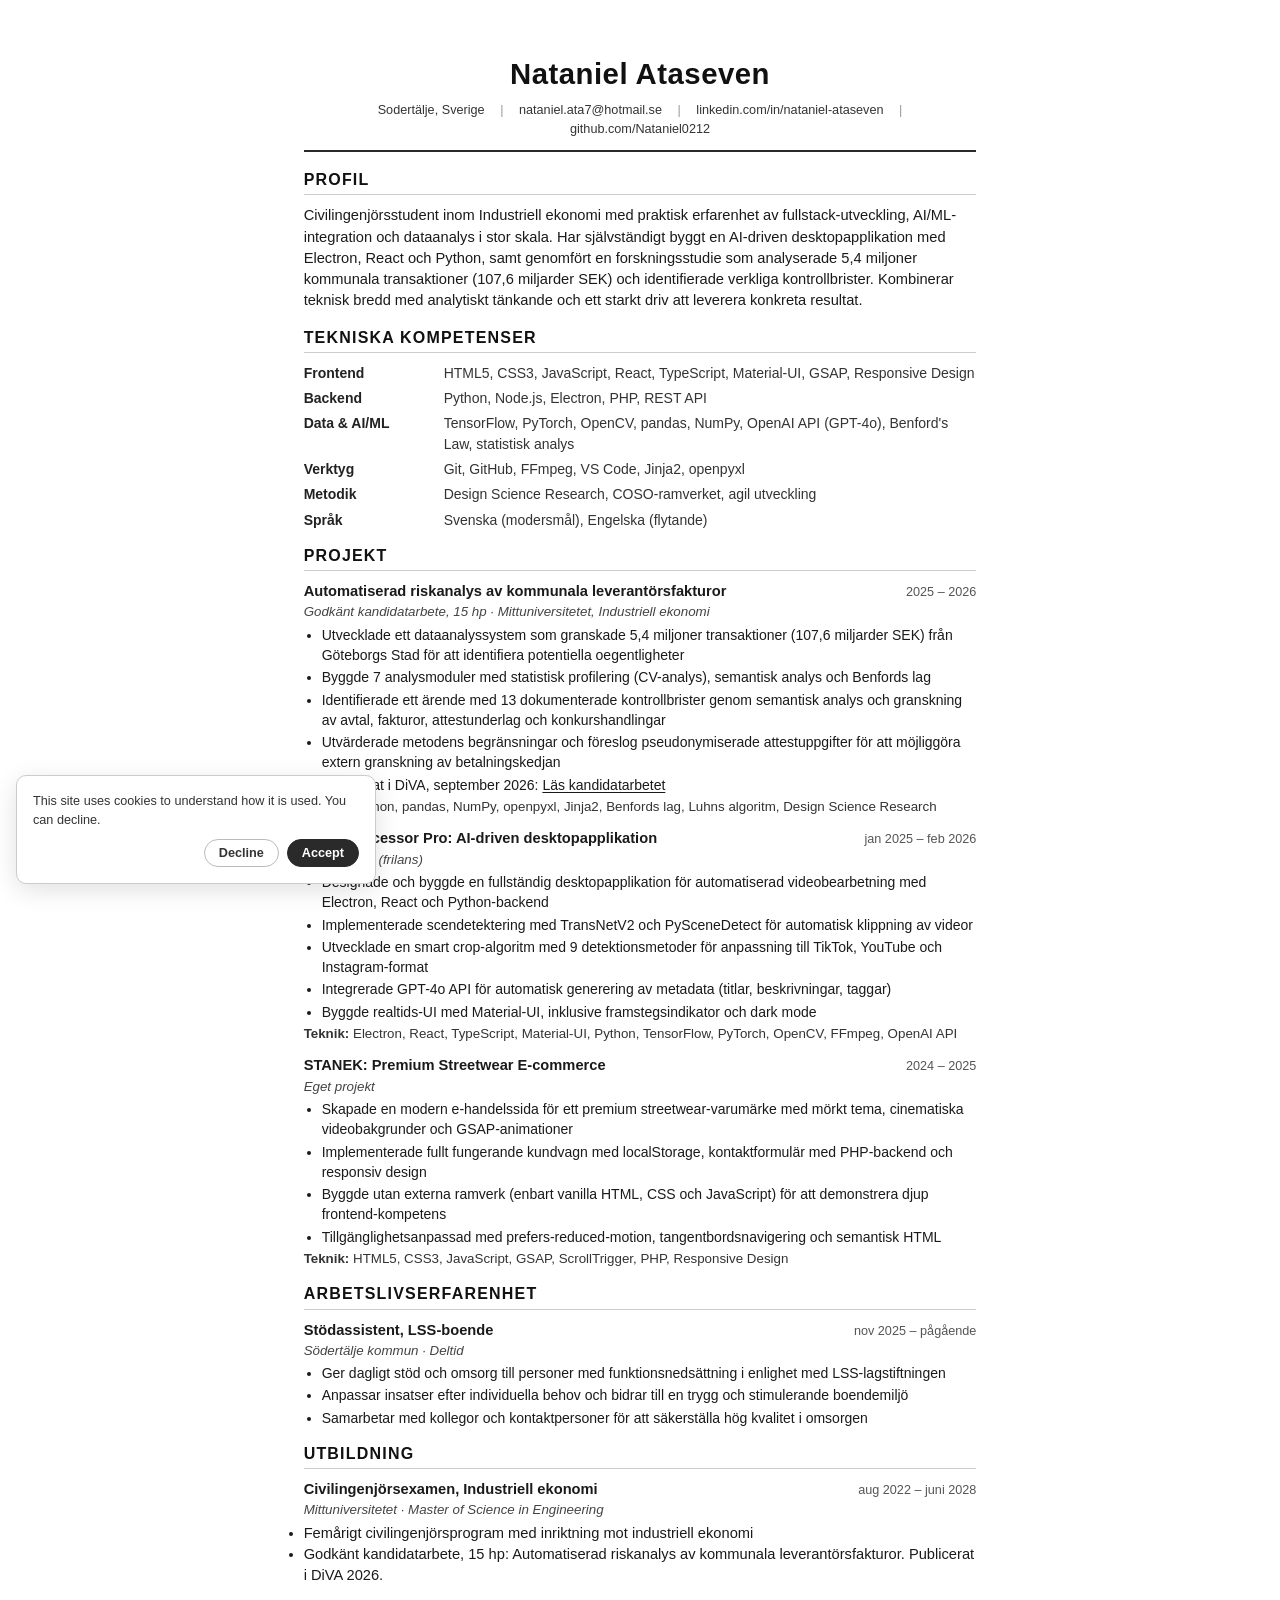
<file: cv.html>
<!DOCTYPE html>
<html lang="sv">
<head>
    <meta charset="UTF-8">
    <meta name="viewport" content="width=device-width, initial-scale=1.0">
    <title>CV | Nataniel Ataseven</title>
    <link rel="icon" href="favicon.ico" sizes="any">
    <link rel="icon" type="image/png" sizes="48x48" href="assets/favicon-48.png">
    <link rel="icon" type="image/png" sizes="192x192" href="assets/favicon-192.png">
    <link rel="apple-touch-icon" href="assets/apple-touch-icon.png">
    <style>
        /* ATS-friendly: single column, no tables, no graphics, semantic HTML */
        * {
            margin: 0;
            padding: 0;
            box-sizing: border-box;
        }

        body {
            font-family: 'Segoe UI', Calibri, Arial, sans-serif;
            font-size: 11pt;
            line-height: 1.45;
            color: #1a1a1a;
            max-width: 210mm;
            margin: 0 auto;
            padding: 14mm 16mm;
            background: #fff;
        }

        /* ── Header ── */
        header {
            text-align: center;
            margin-bottom: 16px;
            padding-bottom: 12px;
            border-bottom: 2px solid #2a2a2a;
        }

        h1 {
            font-size: 22pt;
            font-weight: 700;
            letter-spacing: 0.5px;
            margin-bottom: 6px;
            color: #111;
        }

        .contact-info {
            font-size: 9.5pt;
            color: #333;
        }

        .contact-info span {
            margin: 0 6px;
        }

        .contact-info .sep {
            color: #999;
        }

        /* ── Sections ── */
        section {
            margin-bottom: 14px;
        }

        h2 {
            font-size: 12pt;
            font-weight: 700;
            text-transform: uppercase;
            letter-spacing: 1.2px;
            color: #111;
            border-bottom: 1px solid #ccc;
            padding-bottom: 3px;
            margin-bottom: 10px;
        }

        /* ── Experience / Project entries ── */
        .entry {
            margin-bottom: 12px;
        }

        .entry-header {
            display: flex;
            justify-content: space-between;
            align-items: baseline;
            flex-wrap: wrap;
        }

        .entry-title {
            font-weight: 700;
            font-size: 11pt;
        }

        .entry-date {
            font-size: 9.5pt;
            color: #555;
            white-space: nowrap;
        }

        .entry-org {
            font-style: italic;
            font-size: 10pt;
            color: #444;
            margin-bottom: 3px;
        }

        .entry ul {
            margin-left: 18px;
            margin-top: 3px;
        }

        .entry li {
            margin-bottom: 2px;
            font-size: 10.5pt;
        }

        .tech-label {
            font-weight: 600;
            font-size: 10pt;
        }

        .tech-list {
            font-size: 10pt;
            color: #333;
            margin-top: 2px;
        }

        /* ── Skills grid ── */
        .skills-grid {
            display: grid;
            grid-template-columns: 140px 1fr;
            row-gap: 5px;
            font-size: 10.5pt;
        }

        .skills-grid dt {
            font-weight: 600;
            color: #222;
        }

        .skills-grid dd {
            color: #333;
        }

        /* ── Education ── */
        .edu-entry {
            margin-bottom: 6px;
        }

        /* ── Cookie banner (skapas av js/analytics.js) ── */
        .cookie-banner {
            position: fixed;
            bottom: 16px;
            left: 16px;
            max-width: 360px;
            background: #fff;
            border: 1px solid #d0cbc4;
            border-radius: 10px;
            padding: 16px;
            box-shadow: 0 6px 24px rgba(0, 0, 0, .12);
            font-size: 9.5pt;
            opacity: 0;
            transform: translateY(10px);
            transition: opacity .25s ease, transform .25s ease;
            z-index: 1000;
        }
        .cookie-banner.is-visible { opacity: 1; transform: none; }
        .cookie-banner__text { margin-bottom: 10px; color: #333; }
        .cookie-banner__actions { display: flex; gap: 8px; justify-content: flex-end; }
        .cookie-banner__btn {
            font-size: 9.5pt;
            font-weight: 600;
            padding: 6px 14px;
            border-radius: 99px;
            cursor: pointer;
            border: 1px solid #2a2a2a;
            background: #2a2a2a;
            color: #fff;
        }
        .cookie-banner__btn--decline { background: none; color: #333; border-color: #bbb; }
        @media print { .cookie-banner { display: none; } }

        /* ── Print ── */
        /* A4 utan webbläsarens marginal: body-paddingen nedan är marginalen */
        @page { size: A4; margin: 0; }
        @media print {
            body {
                padding: 10mm 14mm;
                font-size: 10.5pt;
            }

            h1 { font-size: 20pt; }

            section { break-inside: avoid; }

            a { color: #1a1a1a; text-decoration: none; }
        }

        a {
            color: #1a1a1a;
            text-decoration: none;
        }
    </style>
</head>
<body>

    <!-- ════════════════ HEADER ════════════════ -->
    <header>
        <h1>Nataniel Ataseven</h1>
        <div class="contact-info">
            <span>Sodertälje, Sverige</span>
            <span class="sep">|</span>
            <span>nataniel.ata7@hotmail.se</span>
            <span class="sep">|</span>
            <span>linkedin.com/in/nataniel-ataseven</span>
            <span class="sep">|</span>
            <span>github.com/Nataniel0212</span>
        </div>
    </header>

    <!-- ════════════════ PROFIL ════════════════ -->
    <section>
        <h2>Profil</h2>
        <p>
            Civilingenjörsstudent inom Industriell ekonomi med praktisk erfarenhet av fullstack-utveckling, AI/ML-integration och dataanalys i stor skala. Har självständigt byggt en AI-driven desktopapplikation med Electron, React och Python, samt genomfört en forskningsstudie som analyserade 5,4 miljoner kommunala transaktioner (107,6 miljarder SEK) och identifierade verkliga kontrollbrister. Kombinerar teknisk bredd med analytiskt tänkande och ett starkt driv att leverera konkreta resultat.
        </p>
    </section>

    <!-- ════════════════ KOMPETENSER ════════════════ -->
    <section>
        <h2>Tekniska kompetenser</h2>
        <dl class="skills-grid">
            <dt>Frontend</dt>
            <dd>HTML5, CSS3, JavaScript, React, TypeScript, Material-UI, GSAP, Responsive Design</dd>
            <dt>Backend</dt>
            <dd>Python, Node.js, Electron, PHP, REST API</dd>
            <dt>Data & AI/ML</dt>
            <dd>TensorFlow, PyTorch, OpenCV, pandas, NumPy, OpenAI API (GPT-4o), Benford's Law, statistisk analys</dd>
            <dt>Verktyg</dt>
            <dd>Git, GitHub, FFmpeg, VS Code, Jinja2, openpyxl</dd>
            <dt>Metodik</dt>
            <dd>Design Science Research, COSO-ramverket, agil utveckling</dd>
            <dt>Språk</dt>
            <dd>Svenska (modersmål), Engelska (flytande)</dd>
        </dl>
    </section>

    <!-- ════════════════ PROJEKT ════════════════ -->
    <section>
        <h2>Projekt</h2>

        <!-- Examensarbete -->
        <div class="entry">
            <div class="entry-header">
                <span class="entry-title">Automatiserad riskanalys av kommunala leverantörsfakturor</span>
                <span class="entry-date">2025 – 2026</span>
            </div>
            <div class="entry-org">Godkänt kandidatarbete, 15 hp · Mittuniversitetet, Industriell ekonomi</div>
            <ul>
                <li>Utvecklade ett dataanalyssystem som granskade 5,4 miljoner transaktioner (107,6 miljarder SEK) från Göteborgs Stad för att identifiera potentiella oegentligheter</li>
                <li>Byggde 7 analysmoduler med statistisk profilering (CV-analys), semantisk analys och Benfords lag</li>
                <li>Identifierade ett ärende med 13 dokumenterade kontrollbrister genom semantisk analys och granskning av avtal, fakturor, attestunderlag och konkurshandlingar</li>
                <li>Utvärderade metodens begränsningar och föreslog pseudonymiserade attestuppgifter för att möjliggöra extern granskning av betalningskedjan</li>
                <li>Publicerat i DiVA, september 2026: <a href="https://urn.kb.se/resolve?urn=urn:nbn:se:miun:diva-58574" target="_blank" rel="noopener" style="text-decoration: underline; text-underline-offset: 2px;">Läs kandidatarbetet</a></li>
            </ul>
            <div class="tech-list"><span class="tech-label">Teknik:</span> Python, pandas, NumPy, openpyxl, Jinja2, Benfords lag, Luhns algoritm, Design Science Research</div>
        </div>

        <!-- VPP -->
        <div class="entry">
            <div class="entry-header">
                <span class="entry-title">Video Processor Pro: AI-driven desktopapplikation</span>
                <span class="entry-date">jan 2025 – feb 2026</span>
            </div>
            <div class="entry-org">Eget projekt (frilans)</div>
            <ul>
                <li>Designade och byggde en fullständig desktopapplikation för automatiserad videobearbetning med Electron, React och Python-backend</li>
                <li>Implementerade scendetektering med TransNetV2 och PySceneDetect för automatisk klippning av videor</li>
                <li>Utvecklade en smart crop-algoritm med 9 detektionsmetoder för anpassning till TikTok, YouTube och Instagram-format</li>
                <li>Integrerade GPT-4o API för automatisk generering av metadata (titlar, beskrivningar, taggar)</li>
                <li>Byggde realtids-UI med Material-UI, inklusive framstegsindikator och dark mode</li>
            </ul>
            <div class="tech-list"><span class="tech-label">Teknik:</span> Electron, React, TypeScript, Material-UI, Python, TensorFlow, PyTorch, OpenCV, FFmpeg, OpenAI API</div>
        </div>

        <!-- STANEK -->
        <div class="entry">
            <div class="entry-header">
                <span class="entry-title">STANEK: Premium Streetwear E-commerce</span>
                <span class="entry-date">2024 – 2025</span>
            </div>
            <div class="entry-org">Eget projekt</div>
            <ul>
                <li>Skapade en modern e-handelssida för ett premium streetwear-varumärke med mörkt tema, cinematiska videobakgrunder och GSAP-animationer</li>
                <li>Implementerade fullt fungerande kundvagn med localStorage, kontaktformulär med PHP-backend och responsiv design</li>
                <li>Byggde utan externa ramverk (enbart vanilla HTML, CSS och JavaScript) för att demonstrera djup frontend-kompetens</li>
                <li>Tillgänglighetsanpassad med prefers-reduced-motion, tangentbordsnavigering och semantisk HTML</li>
            </ul>
            <div class="tech-list"><span class="tech-label">Teknik:</span> HTML5, CSS3, JavaScript, GSAP, ScrollTrigger, PHP, Responsive Design</div>
        </div>
    </section>

    <!-- ════════════════ ERFARENHET ════════════════ -->
    <section>
        <h2>Arbetslivserfarenhet</h2>

        <div class="entry">
            <div class="entry-header">
                <span class="entry-title">Stödassistent, LSS-boende</span>
                <span class="entry-date">nov 2025 – pågående</span>
            </div>
            <div class="entry-org">Södertälje kommun · Deltid</div>
            <ul>
                <li>Ger dagligt stöd och omsorg till personer med funktionsnedsättning i enlighet med LSS-lagstiftningen</li>
                <li>Anpassar insatser efter individuella behov och bidrar till en trygg och stimulerande boendemiljö</li>
                <li>Samarbetar med kollegor och kontaktpersoner för att säkerställa hög kvalitet i omsorgen</li>
            </ul>
        </div>
    </section>

    <!-- ════════════════ UTBILDNING ════════════════ -->
    <section>
        <h2>Utbildning</h2>
        <div class="edu-entry">
            <div class="entry-header">
                <span class="entry-title">Civilingenjörsexamen, Industriell ekonomi</span>
                <span class="entry-date">aug 2022 – juni 2028</span>
            </div>
            <div class="entry-org">Mittuniversitetet · Master of Science in Engineering</div>
            <ul>
                <li>Femårigt civilingenjörsprogram med inriktning mot industriell ekonomi</li>
                <li>Godkänt kandidatarbete, 15 hp: Automatiserad riskanalys av kommunala leverantörsfakturor. Publicerat i DiVA 2026.</li>
            </ul>
        </div>
    </section>

    <script src="js/analytics.js?v=2"></script>
</body>
</html>
</file>
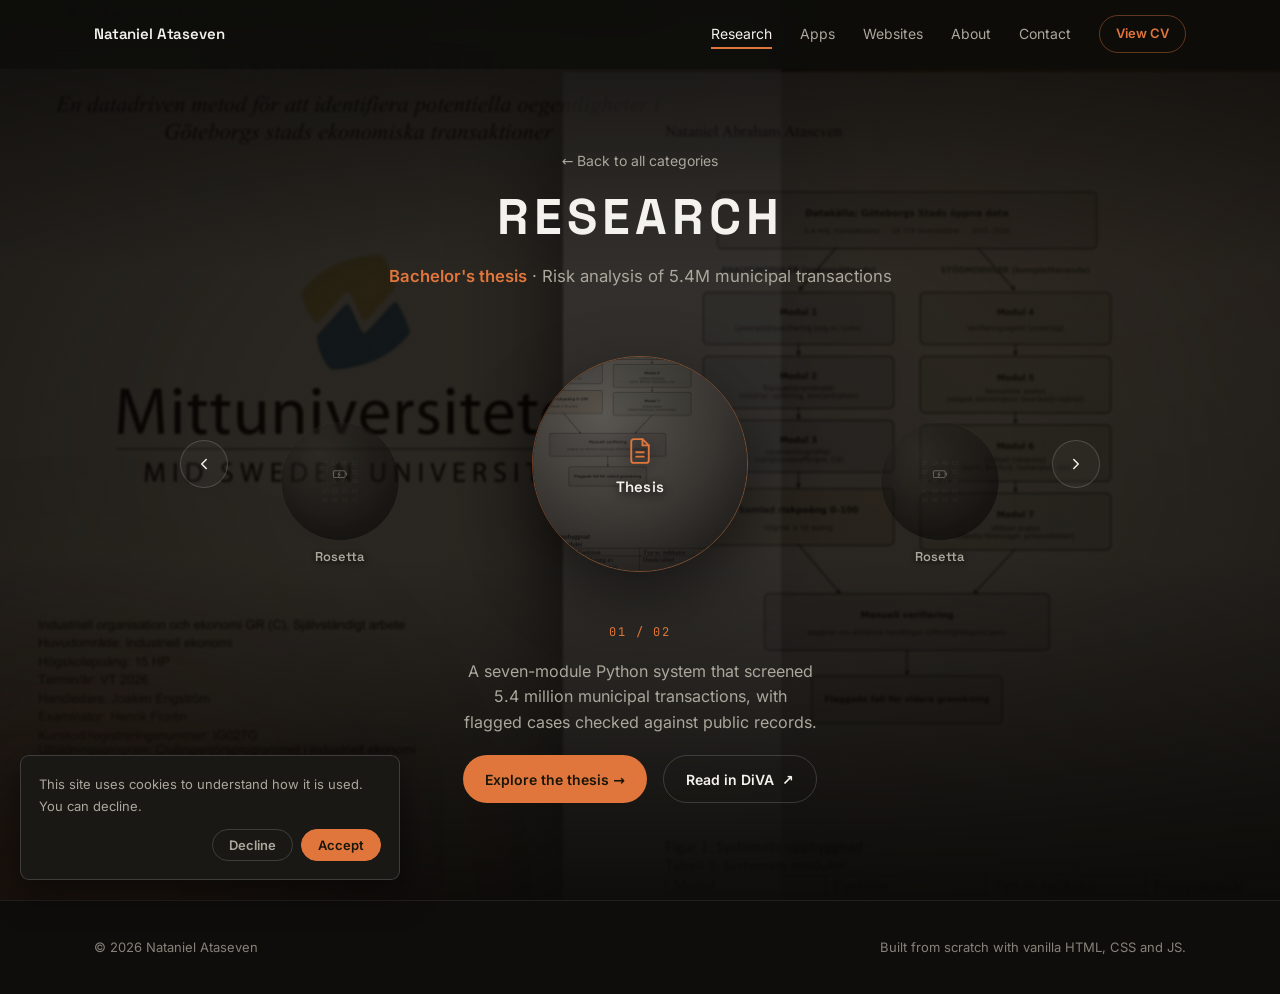
<file: research.html>
<!DOCTYPE html>
<html lang="en">
<head>
  <meta charset="UTF-8">
  <meta name="viewport" content="width=device-width, initial-scale=1.0">
  <title>Research | Nataniel Ataseven</title>
  <meta name="description" content="Research by Nataniel Ataseven: a published bachelor's thesis on automated risk analysis of 5.4M municipal transactions, and Rosetta, an open-source tool that names unknown columns in BioLogic EC-Lab battery data without a language model.">
  <meta name="theme-color" content="#191006">
  <link rel="icon" href="favicon.ico" sizes="any">
  <link rel="icon" type="image/png" sizes="48x48" href="assets/favicon-48.png">
  <link rel="icon" type="image/png" sizes="192x192" href="assets/favicon-192.png">
  <link rel="icon" type="image/png" sizes="512x512" href="assets/favicon-512.png">
  <link rel="apple-touch-icon" href="assets/apple-touch-icon.png">
  <meta property="og:type" content="website">
  <meta property="og:site_name" content="Nataniel Ataseven">
  <meta property="og:title" content="Research | Nataniel Ataseven">
  <meta property="og:description" content="A published thesis on 5.4M municipal transactions, and Rosetta, an open-source tool for battery-lab data.">
  <meta property="og:url" content="https://natanielataseven.github.io/research.html">
  <meta property="og:image" content="https://natanielataseven.github.io/assets/og-image-v2.jpg">
  <meta property="og:image:width" content="1200">
  <meta property="og:image:height" content="630">
  <meta name="twitter:card" content="summary_large_image">
  <meta name="twitter:image" content="https://natanielataseven.github.io/assets/og-image-v2.jpg">
  <link rel="canonical" href="https://natanielataseven.github.io/research.html">
  <link rel="preload" href="assets/fonts/space-grotesk-latin-var.woff2" as="font" type="font/woff2" crossorigin>
  <link rel="preload" href="assets/fonts/inter-latin-var.woff2" as="font" type="font/woff2" crossorigin>
  <link rel="stylesheet" href="css/styles.css?v=23">
  <link rel="stylesheet" href="css/research.css?v=3">
</head>
<body data-category="research" data-project="thesis">

  <!-- Navigation -->
  <nav class="nav" id="nav">
    <div class="nav__inner">
      <a href="index.html" class="nav__logo">Nataniel Ataseven</a>
      <div class="nav__links">
        <a href="research.html" class="nav__link" aria-current="page">Research</a>
        <a href="apps.html" class="nav__link">Apps</a>
        <a href="websites.html" class="nav__link">Websites</a>
        <a href="index.html#about" class="nav__link">About</a>
        <a href="index.html#contact" class="nav__link">Contact</a>
        <a href="cv.html" class="nav__cv">View CV</a>
      </div>
      <button class="nav__hamburger" id="hamburger" aria-label="Toggle menu" aria-expanded="false">
        <span></span><span></span><span></span>
      </button>
    </div>
  </nav>

  <div class="mobile-menu" id="mobileMenu">
    <a href="research.html" aria-current="page">Research</a>
    <a href="apps.html">Apps</a>
    <a href="websites.html">Websites</a>
    <a href="index.html#about">About</a>
    <a href="index.html#contact">Contact</a>
    <a href="cv.html">View CV</a>
  </div>

  <!-- Projekt-orbit: studierna som klot, bakgrunden följer studien i fokus -->
  <main class="orbit orbit--projects" id="top" data-orbit="project" data-start="thesis">

    <div class="orbit__scene" aria-hidden="true">
      <div class="scene__layer is-active" data-scene="thesis">
        <img class="research-scene-page research-scene-page--cover" src="assets/images/research/thesis-cover.jpg" alt="">
        <img class="research-scene-page research-scene-page--method" src="assets/images/research/thesis-method.jpg" alt="">
        <div class="rain research-scene-rain" data-rain="12"></div>
      </div>
      <div class="scene__layer" data-scene="rosetta">
        <div class="hexscene" data-hexscene></div>
      </div>
      <div class="scene__shade"></div>
    </div>

    <a href="index.html#research" class="orbit__back">← Back to all categories</a>
    <h1 class="orbit__name">Research</h1>
    <p class="orbit__sub" aria-live="polite"><strong>Bachelor's thesis</strong> · Risk analysis of 5.4M municipal transactions</p>

    <div class="orbit__stage">
      <button class="orbit__arrow orbit__arrow--prev" type="button" aria-label="Previous study">
        <svg viewBox="0 0 24 24" fill="none" stroke="currentColor" stroke-width="2" stroke-linecap="round" stroke-linejoin="round" aria-hidden="true"><path d="M15 18l-6-6 6-6"/></svg>
      </button>

      <a class="orb orb--center" href="case-thesis.html" data-key="thesis" data-label="Bachelor's thesis" data-desc="Risk analysis of 5.4M municipal transactions" data-action="open the study" data-theme="#191006" aria-label="Bachelor's thesis: open the study">
        <span class="orb__media orb__media--paper" aria-hidden="true"><img src="assets/images/orbs/thesis.jpg" alt="" width="440" height="440"></span>
        <svg aria-hidden="true" viewBox="0 0 24 24" fill="none" stroke="currentColor" stroke-width="1.5" stroke-linecap="round" stroke-linejoin="round"><path d="M14 2.5H7a2 2 0 0 0-2 2v15a2 2 0 0 0 2 2h10a2 2 0 0 0 2-2V7.5z"/><path d="M14 2.5V7.5h5"/><path d="M9 13h6M9 16.5h6"/></svg>
        <span class="orb__label">Thesis</span>
      </a>

      <a class="orb orb--right" href="case-rosetta.html" data-key="rosetta" data-label="Rosetta" data-desc="Naming unknown columns in battery-lab data" data-action="open the project" data-theme="#0f1c1f" aria-label="Rosetta: rotate into focus">
        <span class="orb__media" aria-hidden="true"><span class="orb__hex">3F 1A 00 C2
B7 04 9E 51
00 2D F1 8A
6C 33 07 E9
A2 5B 10 4F</span></span>
        <svg aria-hidden="true" viewBox="0 0 24 24" fill="none" stroke="currentColor" stroke-width="1.5" stroke-linecap="round" stroke-linejoin="round"><rect x="2.5" y="7" width="17" height="10" rx="2"/><path d="M21.5 10.5v3"/><path d="M11.5 9l-2.5 3.5h3L9.5 16"/></svg>
        <span class="orb__label">Rosetta</span>
      </a>

      <button class="orbit__arrow orbit__arrow--next" type="button" aria-label="Next study">
        <svg viewBox="0 0 24 24" fill="none" stroke="currentColor" stroke-width="2" stroke-linecap="round" stroke-linejoin="round" aria-hidden="true"><path d="M9 6l6 6-6 6"/></svg>
      </button>
    </div>

    <div class="orbit__info">
      <div class="orbit__panel is-active" data-key="thesis">
        <h2 class="sr-only" lang="sv">Automatiserad riskanalys av kommunala leverantörsfakturor</h2>
        <p class="orbit__kicker"><span>01 / 02</span></p>
        <p class="orbit__desc">A seven-module Python system that screened 5.4 million municipal transactions, with flagged cases checked against public records.</p>
        <div class="orbit__actions">
          <a href="case-thesis.html" class="btn btn--primary">Explore the thesis →</a>
          <a href="https://urn.kb.se/resolve?urn=urn:nbn:se:miun:diva-58574" class="btn btn--ghost" target="_blank" rel="noopener">Read in DiVA <span aria-hidden="true">↗</span><span class="sr-only"> (opens in a new tab)</span></a>
        </div>
      </div>

      <div class="orbit__panel" data-key="rosetta" aria-hidden="true" inert>
        <h2 class="sr-only">Rosetta: naming unknown columns in battery-lab data without a language model</h2>
        <p class="orbit__kicker"><span>02 / 02</span></p>
        <p class="orbit__desc">Names unknown columns in battery-lab data from physics, without a language model.</p>
        <div class="orbit__actions">
          <a href="case-rosetta.html" class="btn btn--primary">Explore Rosetta →</a>
          <a href="https://github.com/Nataniel0212/rosetta-eclab" class="btn btn--ghost" target="_blank" rel="noopener">Source on GitHub <span aria-hidden="true">↗</span><span class="sr-only"> (opens in a new tab)</span></a>
        </div>
      </div>
    </div>

  </main>

  <!-- Footer -->
  <footer class="footer">
    <div class="container footer__inner">
      <p>© 2026 Nataniel Ataseven</p>
      <p>Built from scratch with vanilla HTML, CSS and JS.</p>
    </div>
  </footer>

  <script src="js/main.js?v=20"></script>
  <script src="js/analytics.js?v=2"></script>
</body>
</html>
</file>
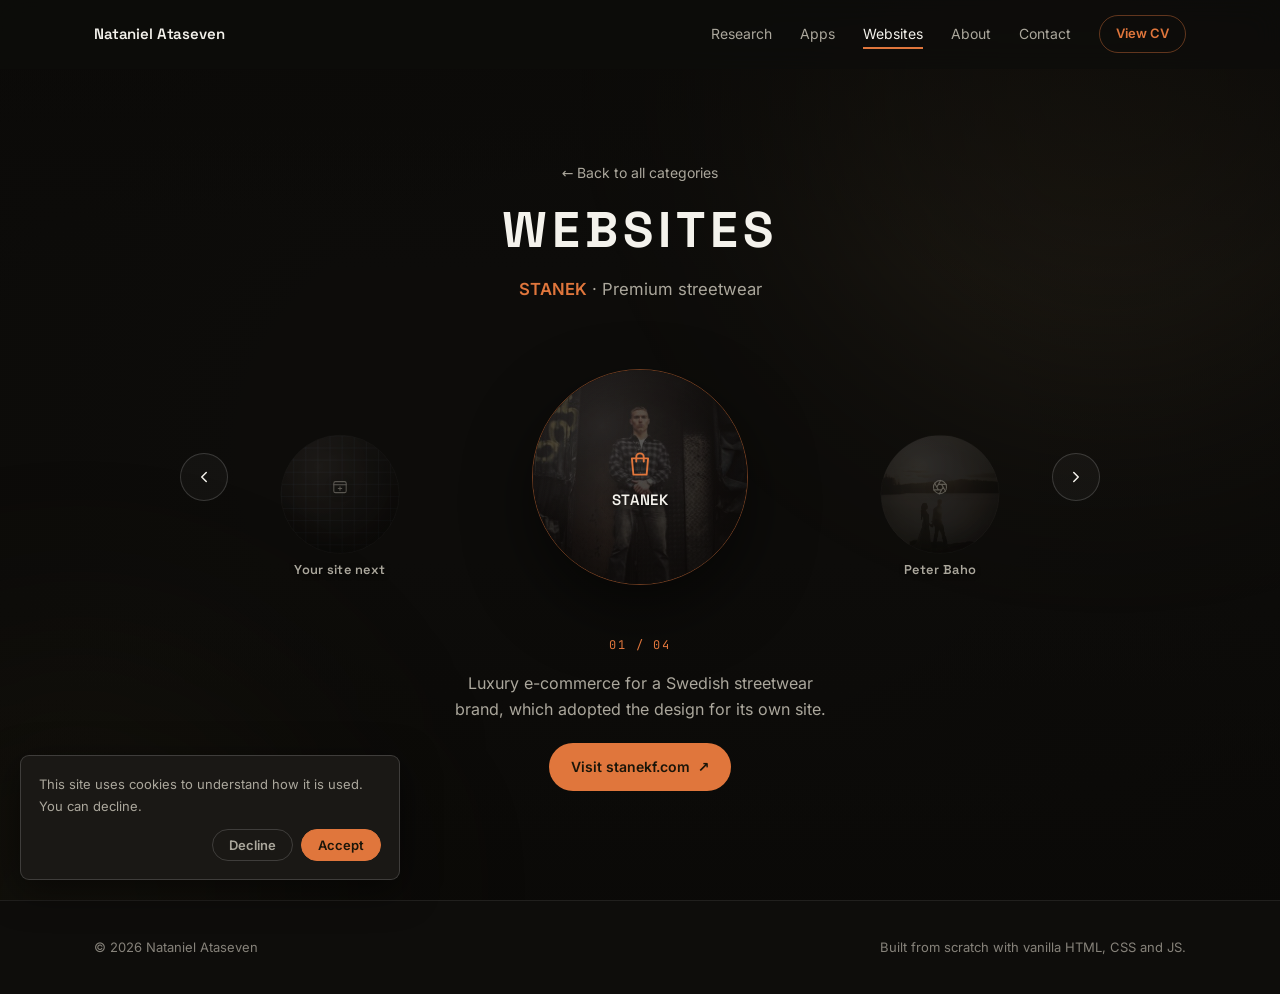
<file: websites.html>
<!DOCTYPE html>
<html lang="en">
<head>
  <meta charset="UTF-8">
  <meta name="viewport" content="width=device-width, initial-scale=1.0">
  <title>Websites | Nataniel Ataseven</title>
  <meta name="description" content="Websites by Nataniel Ataseven: STANEK, a luxury e-commerce site for a Swedish streetwear brand, and Peter Baho, a portfolio for a Stockholm photographer.">
  <meta name="theme-color" content="#0e0d0b">
  <link rel="icon" href="favicon.ico" sizes="any">
  <link rel="icon" type="image/png" sizes="48x48" href="assets/favicon-48.png">
  <link rel="icon" type="image/png" sizes="192x192" href="assets/favicon-192.png">
  <link rel="icon" type="image/png" sizes="512x512" href="assets/favicon-512.png">
  <link rel="apple-touch-icon" href="assets/apple-touch-icon.png">
  <meta property="og:type" content="website">
  <meta property="og:site_name" content="Nataniel Ataseven">
  <meta property="og:title" content="Websites | Nataniel Ataseven">
  <meta property="og:description" content="Websites by Nataniel Ataseven: STANEK, a luxury streetwear store, and Peter Baho, a portfolio for a Stockholm photographer.">
  <meta property="og:url" content="https://natanielataseven.github.io/websites.html">
  <meta property="og:image" content="https://natanielataseven.github.io/assets/og-image-v2.jpg">
  <meta property="og:image:width" content="1200">
  <meta property="og:image:height" content="630">
  <meta name="twitter:card" content="summary_large_image">
  <meta name="twitter:image" content="https://natanielataseven.github.io/assets/og-image-v2.jpg">
  <link rel="canonical" href="https://natanielataseven.github.io/websites.html">
  <link rel="preload" href="assets/fonts/space-grotesk-latin-var.woff2" as="font" type="font/woff2" crossorigin>
  <link rel="preload" href="assets/fonts/inter-latin-var.woff2" as="font" type="font/woff2" crossorigin>
  <link rel="stylesheet" href="css/styles.css?v=23">
</head>
<body data-category="websites" data-project="stanek">

  <!-- Navigation -->
  <nav class="nav" id="nav">
    <div class="nav__inner">
      <a href="index.html" class="nav__logo">Nataniel Ataseven</a>
      <div class="nav__links">
        <a href="research.html" class="nav__link">Research</a>
        <a href="apps.html" class="nav__link">Apps</a>
        <a href="websites.html" class="nav__link" aria-current="page">Websites</a>
        <a href="index.html#about" class="nav__link">About</a>
        <a href="index.html#contact" class="nav__link">Contact</a>
        <a href="cv.html" class="nav__cv">View CV</a>
      </div>
      <button class="nav__hamburger" id="hamburger" aria-label="Toggle menu" aria-expanded="false">
        <span></span><span></span><span></span>
      </button>
    </div>
  </nav>

  <div class="mobile-menu" id="mobileMenu">
    <a href="research.html">Research</a>
    <a href="apps.html">Apps</a>
    <a href="websites.html" aria-current="page">Websites</a>
    <a href="index.html#about">About</a>
    <a href="index.html#contact">Contact</a>
    <a href="cv.html">View CV</a>
  </div>

  <!-- Projekt-orbit: hemsidorna som klot, bakgrunden följer projektet i fokus -->
  <main class="orbit orbit--projects" id="top" data-orbit="project" data-start="stanek">

    <div class="orbit__scene" aria-hidden="true">
      <div class="scene__layer is-active" data-scene="stanek">
        <img class="scene__img scene__img--a" src="assets/images/stanek/campaign-doorway.webp" alt="">
        <img class="scene__img scene__img--b" data-src="assets/images/stanek/campaign-detail.webp" alt="">
        <img class="scene__img scene__img--c" data-src="assets/images/stanek/site-hero.webp" alt="">
      </div>
      <div class="scene__layer" data-scene="peterbaho">
        <img class="scene__img scene__img--a" data-src="assets/images/peterbaho/wedding-car.webp" alt="">
        <img class="scene__img scene__img--b" data-src="assets/images/peterbaho/dance-floor.webp" alt="">
        <img class="scene__img scene__img--c" data-src="assets/images/peterbaho/lake-sunset.webp" alt="">
      </div>
      <div class="scene__layer" data-scene="art">
        <img class="scene__img scene__img--a" data-src="assets/images/stanek/campaign-2.webp" alt="">
        <img class="scene__img scene__img--b" data-src="assets/images/stanek/product-onyx-1.webp" alt="">
        <img class="scene__img scene__img--c" data-src="assets/images/stanek/product-umber-1.webp" alt="">
      </div>
      <div class="scene__layer" data-scene="next">
        <div class="blueprint">
          <div class="blueprint__frame">
            <span class="blueprint__box" style="left:0; top:0; width:100%; height:8%; animation-delay:0s"></span>
            <span class="blueprint__box" style="left:0; top:12%; width:58%; height:40%; animation-delay:.7s"></span>
            <span class="blueprint__box" style="left:62%; top:12%; width:38%; height:40%; animation-delay:1.4s"></span>
            <span class="blueprint__box" style="left:0; top:56%; width:32%; height:28%; animation-delay:2.1s"></span>
            <span class="blueprint__box" style="left:34%; top:56%; width:32%; height:28%; animation-delay:2.6s"></span>
            <span class="blueprint__box" style="left:68%; top:56%; width:32%; height:28%; animation-delay:3.1s"></span>
            <span class="blueprint__box" style="left:0; top:88%; width:100%; height:12%; animation-delay:3.8s"></span>
          </div>
        </div>
      </div>
      <div class="scene__shade"></div>
    </div>

    <a href="index.html#websites" class="orbit__back">← Back to all categories</a>
    <h1 class="orbit__name">Websites</h1>
    <p class="orbit__sub" aria-live="polite"><strong>STANEK</strong> · Premium streetwear</p>

    <div class="orbit__stage">
      <button class="orbit__arrow orbit__arrow--prev" type="button" aria-label="Previous project">
        <svg viewBox="0 0 24 24" fill="none" stroke="currentColor" stroke-width="2" stroke-linecap="round" stroke-linejoin="round" aria-hidden="true"><path d="M15 18l-6-6 6-6"/></svg>
      </button>

      <a class="orb orb--center" href="https://stanekf.com/" target="_blank" rel="noopener" data-key="stanek" data-label="STANEK" data-desc="Premium streetwear" data-action="open the live site (opens in a new tab)" data-theme="#0e0d0b" aria-label="STANEK: open the live site (opens in a new tab)">
        <span class="orb__media" aria-hidden="true"><img src="assets/images/orbs/stanek.jpg" alt="" width="440" height="440"></span>
        <svg aria-hidden="true" viewBox="0 0 24 24" fill="none" stroke="currentColor" stroke-width="1.5" stroke-linecap="round" stroke-linejoin="round"><path d="M5.5 7.5h13l-1.2 13h-10.6z"/><path d="M9 10V6.5a3 3 0 0 1 6 0V10"/></svg>
        <span class="orb__label">STANEK</span>
      </a>

      <a class="orb orb--right" href="https://peterbaho.se/" target="_blank" rel="noopener" data-key="peterbaho" data-label="Peter Baho" data-desc="Photographer in Stockholm" data-action="open the live site (opens in a new tab)" data-theme="#0c0b0a" aria-label="Peter Baho: rotate into focus">
        <span class="orb__media" aria-hidden="true"><img src="assets/images/orbs/peterbaho.jpg" alt="" width="440" height="440"></span>
        <svg aria-hidden="true" viewBox="0 0 24 24" fill="none" stroke="currentColor" stroke-width="1.5" stroke-linecap="round" stroke-linejoin="round"><circle cx="12" cy="12" r="9.5"/><path d="M14.3 8l5.7 9.9M9.7 8h11.5M7.4 12l5.7-9.9M9.7 16L4 6.1M14.3 16H2.8M16.6 12l-5.7 9.9"/></svg>
        <span class="orb__label">Peter Baho</span>
      </a>

      <a class="orb orb--far-right" href="https://stanekf.com/" target="_blank" rel="noopener" data-key="art" data-label="Art direction" data-desc="Campaign and identity for STANEK" data-action="open the live site (opens in a new tab)" data-theme="#110e0b" aria-label="Art direction: rotate into focus">
        <span class="orb__media" aria-hidden="true"><img src="assets/images/orbs/art.jpg" alt="" width="440" height="440"></span>
        <svg aria-hidden="true" viewBox="0 0 24 24" fill="none" stroke="currentColor" stroke-width="1.5" stroke-linecap="round" stroke-linejoin="round"><rect x="3" y="7" width="18" height="13" rx="2.5"/><circle cx="12" cy="13.5" r="3.5"/><path d="M8.5 7l1.5-2.5h4L15.5 7"/></svg>
        <span class="orb__label">Art direction</span>
      </a>

      <a class="orb orb--left" href="index.html#contact" data-key="next" data-label="Your site next" data-desc="Websites for small businesses" data-action="start a project" data-theme="#0a1424" aria-label="Your site next: rotate into focus">
        <span class="orb__media" aria-hidden="true"><span class="orb__blueprint"></span></span>
        <svg aria-hidden="true" viewBox="0 0 24 24" fill="none" stroke="currentColor" stroke-width="1.5" stroke-linecap="round" stroke-linejoin="round"><rect x="3" y="4" width="18" height="16" rx="2.5"/><path d="M3 8.5h18"/><path d="M12 11.5v5M9.5 14h5"/></svg>
        <span class="orb__label">Your site next</span>
      </a>

      <button class="orbit__arrow orbit__arrow--next" type="button" aria-label="Next project">
        <svg viewBox="0 0 24 24" fill="none" stroke="currentColor" stroke-width="2" stroke-linecap="round" stroke-linejoin="round" aria-hidden="true"><path d="M9 6l6 6-6 6"/></svg>
      </button>
    </div>

    <div class="orbit__info">
      <div class="orbit__panel is-active" data-key="stanek">
        <h2 class="sr-only">STANEK · Premium streetwear</h2>
        <p class="orbit__kicker"><span>01 / 04</span></p>
        <p class="orbit__desc">Luxury e-commerce for a Swedish streetwear brand, which adopted the design for its own site.</p>
        <div class="orbit__actions">
          <a href="https://stanekf.com/" class="btn btn--primary" target="_blank" rel="noopener">Visit stanekf.com <span aria-hidden="true">↗</span><span class="sr-only"> (opens in a new tab)</span></a>
        </div>
      </div>

      <div class="orbit__panel" data-key="peterbaho" aria-hidden="true" inert>
        <h2 class="sr-only">Peter Baho · Photographer in Stockholm</h2>
        <p class="orbit__kicker"><span>02 / 04</span></p>
        <p class="orbit__desc">An image-first portfolio for a Stockholm photographer, from weddings to editorials.</p>
        <div class="orbit__actions">
          <a href="https://peterbaho.se/" class="btn btn--primary" target="_blank" rel="noopener">Visit peterbaho.se <span aria-hidden="true">↗</span><span class="sr-only"> (opens in a new tab)</span></a>
        </div>
      </div>

      <div class="orbit__panel" data-key="art" aria-hidden="true" inert>
        <h2 class="sr-only">Art direction · Campaign and identity for STANEK</h2>
        <p class="orbit__kicker"><span>03 / 04</span></p>
        <p class="orbit__desc">Campaign photography and identity that set the tone the code delivers.</p>
        <div class="orbit__actions">
          <a href="https://stanekf.com/" class="btn btn--primary" target="_blank" rel="noopener">Visit stanekf.com <span aria-hidden="true">↗</span><span class="sr-only"> (opens in a new tab)</span></a>
        </div>
      </div>

      <div class="orbit__panel" data-key="next" aria-hidden="true" inert>
        <h2 class="sr-only">Your site next · Websites for small businesses</h2>
        <p class="orbit__kicker"><span>04 / 04</span></p>
        <p class="orbit__desc">I design and build websites for small businesses, so get in touch if you want yours to be next.</p>
        <div class="orbit__actions">
          <a href="index.html#contact" class="btn btn--primary">Start a project →</a>
        </div>
      </div>
    </div>

  </main>

  <!-- Footer -->
  <footer class="footer">
    <div class="container footer__inner">
      <p>© 2026 Nataniel Ataseven</p>
      <p>Built from scratch with vanilla HTML, CSS and JS.</p>
    </div>
  </footer>

  <script src="js/main.js?v=20"></script>
  <script src="js/analytics.js?v=2"></script>
</body>
</html>
</file>
<file: css/styles.css>
/* ============================================================
   Nataniel Ataseven — portfolio (redesign v3, juli 2026)
   Mörk & cinematisk: djup varm svärta, guldaccent, ambient glow.
   Samma designspråk som STANEK — premium, avsiktligt, lugnt.
   Kategorier separerar arbetet: Data Science / Apps / Websites.
   ============================================================ */

/* ============ TYPSNITT (självhostade, latin-subset, variabla) ============
   Laddas från sajten själv i stället för Google Fonts: ingen extra
   anslutning som blockerar första renderingen, och inga besökar-IP:n
   skickas till Google. Samma filer och samma unicode-range som Google. */
@font-face {
  font-family: 'Inter';
  font-style: normal;
  font-weight: 400 600;
  font-display: swap;
  src: url(../assets/fonts/inter-latin-var.woff2) format('woff2');
  unicode-range: U+0000-00FF, U+0131, U+0152-0153, U+02BB-02BC, U+02C6, U+02DA, U+02DC, U+0304, U+0308, U+0329, U+2000-206F, U+20AC, U+2122, U+2191, U+2193, U+2212, U+2215, U+FEFF, U+FFFD;
}
@font-face {
  font-family: 'Space Grotesk';
  font-style: normal;
  font-weight: 500 700;
  font-display: swap;
  src: url(../assets/fonts/space-grotesk-latin-var.woff2) format('woff2');
  unicode-range: U+0000-00FF, U+0131, U+0152-0153, U+02BB-02BC, U+02C6, U+02DA, U+02DC, U+0304, U+0308, U+0329, U+2000-206F, U+20AC, U+2122, U+2191, U+2193, U+2212, U+2215, U+FEFF, U+FFFD;
}
@font-face {
  font-family: 'JetBrains Mono';
  font-style: normal;
  font-weight: 400 500;
  font-display: swap;
  src: url(../assets/fonts/jetbrains-mono-latin-var.woff2) format('woff2');
  unicode-range: U+0000-00FF, U+0131, U+0152-0153, U+02BB-02BC, U+02C6, U+02DA, U+02DC, U+0304, U+0308, U+0329, U+2000-206F, U+20AC, U+2122, U+2191, U+2193, U+2212, U+2215, U+FEFF, U+FFFD;
}

.publication-actions { display: flex; flex-wrap: wrap; align-items: center; gap: 16px 24px; }
.publication-actions .btn { white-space: normal; text-align: center; }

/* ============ TOKENS ============ */
:root {
  --bg-0: #0e0d0b;      /* sidbakgrund, djup varm svärta (ej ren #000) */
  --bg-1: #14120f;      /* sektionsvariation */
  --bg-2: #1a1815;      /* kort */
  --border-1: rgba(255, 255, 255, .08);   /* hårlinje */
  --border-2: rgba(255, 255, 255, .16);   /* interaktiv border */
  --text-1: #f4f2ec;    /* rubriker, varm off-white */
  --text-2: #aba79c;    /* brödtext */
  --text-3: #86827a;    /* muted (≥ 4.5:1 mot alla mörka bakgrunder) */
  --accent: #e0763c;        /* koppar */
  --accent-hover: #ee8a50;
  --accent-soft: rgba(224, 118, 60, .09);  /* kopparton yta */
  --on-accent: #1a1509;     /* mörk text på kopparknapp */

  --font-display: 'Space Grotesk', 'Inter', system-ui, sans-serif;
  --font-sans: 'Inter', system-ui, -apple-system, sans-serif;
  --font-mono: 'JetBrains Mono', 'Consolas', monospace;

  --dur-fast: 160ms;
  --dur-base: 240ms;
  --dur-slow: 500ms;
  --ease-out: cubic-bezier(.16, 1, .3, 1);
  --ease-std: cubic-bezier(.4, 0, .2, 1);

  --container: 1140px;
  --radius: 14px;
  --radius-sm: 9px;
}

*, *::before, *::after { margin: 0; padding: 0; box-sizing: border-box; }

html {
  scroll-behavior: smooth;
  -webkit-font-smoothing: antialiased;
  -moz-osx-font-smoothing: grayscale;
}

body {
  font-family: var(--font-sans);
  background: var(--bg-0);
  color: var(--text-2);
  line-height: 1.65;
  font-size: 1rem;
  overflow-x: hidden;
  transition: background-color 900ms var(--ease-std);
}

/* Kategoritema: bakgrund + glödfärger skiftar när klotet roteras (js/main.js
   sätter data-category på <body>). Diskreta, djupa toner — aldrig neon. */
body[data-category="research"] { background: #191006; --glow-a: rgba(224, 118, 60, .13); --glow-b: rgba(150, 85, 45, .09); }
body[data-category="websites"] { background: #0a1424; --glow-a: rgba(120, 160, 255, .12); --glow-b: rgba(60, 90, 180, .09); }
body[data-category="apps"]     { background: #081712; --glow-a: rgba(110, 220, 160, .11); --glow-b: rgba(40, 120, 80, .09); }

::selection { background: var(--accent); color: var(--on-accent); }

.container { max-width: var(--container); margin: 0 auto; padding: 0 24px; }

/* ============ NAV ============ */
.nav {
  position: fixed;
  top: 0; left: 0; right: 0;
  z-index: 100;
  backdrop-filter: blur(14px);
  -webkit-backdrop-filter: blur(14px);
  background: rgba(14, 13, 11, .78);
  border-bottom: 1px solid transparent;
  transition: border-color var(--dur-base) var(--ease-std);
}
.nav.scrolled { border-bottom-color: var(--border-1); }

.nav__inner {
  max-width: var(--container);
  margin: 0 auto;
  padding: 0 24px;
  height: 68px;
  display: flex;
  align-items: center;
  justify-content: space-between;
}

.nav__logo {
  font-family: var(--font-display);
  font-size: .9375rem;
  font-weight: 600;
  color: var(--text-1);
  text-decoration: none;
  letter-spacing: -.01em;
}
.nav__logo span { color: var(--text-3); font-weight: 400; }

.nav__links { display: flex; align-items: center; gap: 28px; }

.nav__link {
  font-size: .875rem;
  color: var(--text-2);
  text-decoration: none;
  transition: color var(--dur-fast) var(--ease-std);
}
.nav__link:hover { color: var(--text-1); }
.nav__link:focus-visible,
.nav__logo:focus-visible { outline: 2px solid var(--accent); outline-offset: 4px; border-radius: 2px; }
/* "Du är här": kategorin för sidan (eller projektets kategori) markeras */
.nav__link[aria-current] {
  color: var(--text-1);
  text-decoration: underline;
  text-decoration-color: var(--accent);
  text-decoration-thickness: 2px;
  text-underline-offset: 8px;
}
.mobile-menu a[aria-current] { color: var(--accent); }

.nav__cv {
  font-size: .8125rem;
  font-weight: 600;
  color: var(--accent);
  text-decoration: none;
  /* Kanten följer sidans accent (koppar, eller produktens färg på case-sidorna) */
  border: 1px solid rgba(224, 118, 60, .35);
  border-color: color-mix(in srgb, var(--accent) 40%, transparent);
  padding: 7px 16px;
  border-radius: 99px;
  transition: border-color var(--dur-fast) var(--ease-std), background var(--dur-fast) var(--ease-std), color var(--dur-fast) var(--ease-std);
}
.nav__cv:hover { border-color: var(--accent); background: var(--accent-soft); }
.nav__cv:focus-visible { outline: 2px solid var(--accent); outline-offset: 3px; }

/* Hamburger (mobil) */
.nav__hamburger {
  display: none;
  flex-direction: column;
  justify-content: center;
  gap: 5px;
  width: 44px;
  height: 44px;
  background: none;
  border: none;
  cursor: pointer;
  padding: 10px;
}
.nav__hamburger span {
  display: block;
  height: 2px;
  background: var(--text-1);
  border-radius: 1px;
  transition: transform var(--dur-base) var(--ease-out), opacity var(--dur-fast);
}
.nav__hamburger.open span:nth-child(1) { transform: translateY(7px) rotate(45deg); }
.nav__hamburger.open span:nth-child(2) { opacity: 0; }
.nav__hamburger.open span:nth-child(3) { transform: translateY(-7px) rotate(-45deg); }

.mobile-menu {
  position: fixed;
  inset: 68px 0 auto 0;
  z-index: 99;
  background: rgba(14, 13, 11, .98);
  border-bottom: 1px solid var(--border-1);
  display: flex;
  flex-direction: column;
  padding: 12px 24px 20px;
  transform: translateY(-8px);
  opacity: 0;
  visibility: hidden;
  transition: transform var(--dur-base) var(--ease-out), opacity var(--dur-base) var(--ease-std), visibility var(--dur-base);
}
.mobile-menu.open { transform: none; opacity: 1; visibility: visible; }
.mobile-menu a {
  color: var(--text-1);
  text-decoration: none;
  font-size: 1.0625rem;
  padding: 12px 0;
  border-bottom: 1px solid var(--border-1);
}
.mobile-menu a:last-child { border-bottom: none; }

/* ============ LOADER (intro-curtain, à la STANEK) ============ */
.loader {
  position: fixed;
  inset: 0;
  z-index: 1000;
  background: #0c0b09;
  display: flex;
  align-items: center;
  justify-content: center;
  transform: translateY(0);
  transition: transform 750ms cubic-bezier(.76, 0, .24, 1);
}
.loader.done { transform: translateY(-100%); }
.loader.gone,
.intro-seen .loader { display: none; }

.loader__name {
  font-family: var(--font-display);
  font-size: clamp(1.25rem, 3.4vw, 2rem);
  font-weight: 700;
  letter-spacing: .18em;
  text-transform: uppercase;
  color: var(--text-1);
  opacity: 0;
  transform: translateY(14px);
  animation: loaderName 700ms var(--ease-out) 150ms forwards;
}
.loader__name em { font-style: normal; color: var(--accent); }
@keyframes loaderName {
  to { opacity: 1; transform: none; }
}

@media (prefers-reduced-motion: reduce) {
  .loader { display: none; }
}

/* ============ ORBIT-HERO (kategorikarusell runt "klotet") ============ */
.orbit {
  position: relative;
  min-height: 100svh;
  display: flex;
  flex-direction: column;
  align-items: center;
  justify-content: center;
  text-align: center;
  padding: 110px 24px 48px;
  overflow: hidden;
}

/* Ambient glow — färg styrs av kategorin via --glow-a/--glow-b */
.orbit::before,
.orbit::after {
  content: '';
  position: absolute;
  border-radius: 50%;
  filter: blur(120px);
  pointer-events: none;
  transition: background-color 900ms var(--ease-std);
}
.orbit::before {
  width: 620px; height: 620px;
  top: -220px; right: -140px;
  background: var(--glow-a, rgba(224, 118, 60, .13));
}
.orbit::after {
  width: 480px; height: 480px;
  bottom: -240px; left: -160px;
  background: var(--glow-b, rgba(150, 85, 45, .09));
}
.orbit > * { position: relative; z-index: 2; }

/* ============ SCEN: media bakom klotet, en per kategori ============ */
.orbit__scene {
  position: absolute !important;
  inset: 0;
  z-index: 0 !important;
  pointer-events: none;
}

.scene__layer {
  position: absolute;
  inset: 0;
  opacity: 0;
  transition: opacity 900ms var(--ease-std);
}
.scene__layer.is-active { opacity: 1; }

/* Websites: STANEK-foton i långsamt Ken Burns-bildspel */
.scene__img {
  position: absolute;
  inset: 0;
  width: 100%;
  height: 100%;
  object-fit: cover;
  object-position: center 30%;
  opacity: 0;
  filter: brightness(.38) saturate(.85);
  animation: sceneSlideshow 24s var(--ease-std) infinite;
}
.scene__img--b { animation-delay: 8s; }
.scene__img--c { animation-delay: 16s; }
@keyframes sceneSlideshow {
  0%   { opacity: 0; transform: scale(1.04); }
  6%   { opacity: 1; }
  33%  { opacity: 1; transform: scale(1.13); }
  41%  { opacity: 0; transform: scale(1.14); }
  100% { opacity: 0; }
}

/* Apps: Privera-reklamvideon, nedtonad */
.scene__video {
  position: absolute;
  inset: 0;
  width: 100%;
  height: 100%;
  object-fit: cover;
  /* Kraftigt suddad: videon ska läsas som textur, inte som text bakom namnet */
  filter: brightness(.28) saturate(.8) blur(7px);
  transform: scale(1.12);
}

/* Research: fallande guldsiffror (genereras av js/main.js i [data-rain]) */
.rain { position: absolute; inset: 0; overflow: hidden; }
.rain span {
  position: absolute;
  top: -50%;
  font-family: var(--font-mono);
  writing-mode: vertical-rl;
  text-orientation: upright;
  letter-spacing: .5em;
  color: rgba(224, 118, 60, .32);
  animation: rainFall linear infinite;
  will-change: transform;
}
@keyframes rainFall { to { transform: translateY(200%); } }

/* Mörk gradient ovanpå scenen så text/klot alltid är läsbara */
.scene__shade {
  position: absolute;
  inset: 0;
  background:
    linear-gradient(180deg, rgba(10, 9, 7, .72) 0%, rgba(10, 9, 7, .25) 30%, rgba(10, 9, 7, .25) 62%, rgba(10, 9, 7, .88) 100%),
    radial-gradient(ellipse at center, rgba(10, 9, 7, 0) 40%, rgba(10, 9, 7, .45) 100%);
}

@media (prefers-reduced-motion: reduce) {
  .scene__img { animation: none; opacity: 1; }
  .scene__img--b, .scene__img--c { display: none; }
}

.orbit__name {
  font-family: var(--font-display);
  font-size: clamp(1.875rem, 4.6vw, 3.125rem);
  font-weight: 700;
  letter-spacing: .1em;
  text-transform: uppercase;
  color: var(--text-1);
  line-height: 1.1;
}

/* Fast rad under namnet: vad jag gör. Roterar aldrig. */
.orbit__role {
  font-size: clamp(1rem, 1.35vw, 1.125rem);
  color: var(--text-1);
  opacity: .88;
  max-width: 62ch;
  text-wrap: balance;
  margin-top: 14px;
}
.orbit__role + .orbit__sub { margin-top: 10px; }

/* Undertexten byts ut när klotet roteras */
.orbit__sub {
  font-size: clamp(.9375rem, 1.3vw, 1.0625rem);
  color: var(--text-2);
  margin-top: 18px;
  min-height: 1.8em;
  transition: opacity 180ms var(--ease-std);
}
.orbit__sub.is-swap { opacity: 0; }
.orbit__sub strong { color: var(--accent); font-weight: 600; }

/* Scenen: tre klot på en osynlig sfär + pilar */
.orbit__stage {
  position: relative;
  width: 100%;
  max-width: 920px;
  height: clamp(230px, 34vh, 330px);
  margin-top: 18px;
  --orb-size: clamp(120px, 24vmin, 216px);
  --orb-shift: clamp(120px, 24vw, 300px);
}

.orb {
  position: absolute;
  left: 50%;
  top: 50%;
  width: var(--orb-size);
  height: var(--orb-size);
  border-radius: 50%;
  display: flex;
  flex-direction: column;
  align-items: center;
  justify-content: center;
  gap: 10px;
  cursor: pointer;
  font-family: var(--font-display);
  border: 1px solid var(--border-2);
  box-shadow: 0 26px 64px rgba(0, 0, 0, .5);
  transition:
    transform 550ms var(--ease-out),
    opacity 550ms var(--ease-std),
    filter 550ms var(--ease-std),
    border-color 300ms var(--ease-std),
    box-shadow 300ms var(--ease-std);
}
/* Själva sfären ligger i ett eget lager, så sidokloten kan tonas ner
   medan etiketten fortfarande går att läsa. */
.orb::before {
  content: '';
  position: absolute;
  inset: 0;
  border-radius: 50%;
  background: radial-gradient(circle at 32% 26%, #2b2723 0%, #191613 55%, #0d0b09 100%);
  box-shadow:
    inset 0 -22px 44px rgba(0, 0, 0, .55),
    inset 0 10px 24px rgba(255, 255, 255, .04);
  transition: opacity 550ms var(--ease-std);
}
.orb:focus-visible { outline: 2px solid var(--accent); outline-offset: 4px; }

/* Media inuti klotet: bild/animation bakom ikon + etikett */
.orb__media {
  position: absolute;
  inset: 0;
  border-radius: 50%;
  overflow: hidden;
  pointer-events: none;
  transition: opacity 550ms var(--ease-std), filter 550ms var(--ease-std);
}
.orb__media img {
  width: 100%;
  height: 100%;
  object-fit: cover;
  opacity: .45;
  filter: brightness(.7) saturate(.85);
}
.orb__media::after {
  content: '';
  position: absolute;
  inset: 0;
  border-radius: 50%;
  background: radial-gradient(circle at 32% 26%, rgba(255, 255, 255, .06) 0%, rgba(13, 11, 9, .25) 55%, rgba(13, 11, 9, .82) 100%);
}
.orb__media .rain span { font-size: 11px; color: rgba(224, 118, 60, .45); }
/* Vitt papper (avhandlingens omslag) blir annars för ljust bakom ikonen */
.orb__media--paper img { opacity: .5; filter: brightness(.42) sepia(.35) saturate(.7); }

.orb svg { position: relative; z-index: 1; width: 30px; height: 30px; margin-top: -26px; color: var(--text-2); transition: color 300ms var(--ease-std), opacity 550ms var(--ease-std); filter: drop-shadow(0 2px 8px rgba(0, 0, 0, .8)); }
/* Etiketten ligger fritt: under ikonen i mittklotet, och under sidoklotet
   (utanför den förminskade sfären) så att den går att läsa även på mobil. */
.orb__label {
  position: absolute;
  z-index: 1;
  left: 50%;
  top: 50%;
  transform: translate(-50%, 14px);
  transform-origin: 50% 0;
  width: max-content;
  max-width: 180px;
  text-align: center;
  line-height: 1.25;
  font-size: .9375rem;
  font-weight: 600;
  letter-spacing: .02em;
  color: var(--text-1);
  text-shadow: 0 2px 10px rgba(0, 0, 0, .85);
  transition: color 550ms var(--ease-std), transform 550ms var(--ease-out);
}

.orb--center {
  transform: translate(-50%, -50%) scale(1);
  z-index: 3;
  border-color: rgba(224, 118, 60, .45);
}
.orb--center svg { color: var(--accent); }
.orb--center:hover {
  border-color: var(--accent);
  box-shadow:
    0 26px 64px rgba(0, 0, 0, .5),
    0 0 44px rgba(224, 118, 60, .18);
}

/* Sidokloten: mindre, blekare, lägre, som om de kurvar bort runt sfären.
   Sfär, bild och ikon tonas ner; etiketten hålls läsbar (WCAG 4.5:1). */
.orb--left,
.orb--right {
  z-index: 2;
  border-color: rgba(255, 255, 255, .07);
  box-shadow: none;
}
.orb--left::before, .orb--right::before { opacity: .42; }
.orb--left .orb__media, .orb--right .orb__media { opacity: .4; filter: saturate(.5) brightness(.75); }
.orb--left svg, .orb--right svg { opacity: .45; }
.orb--left .orb__label, .orb--right .orb__label { color: var(--text-2); }
.orb--left  { transform: translate(calc(-50% - var(--orb-shift)), calc(-50% + 8%)) scale(.55); }
.orb--right { transform: translate(calc(-50% + var(--orb-shift)), calc(-50% + 8%)) scale(.55); }
.orb--left:hover::before, .orb--right:hover::before { opacity: .65; }
.orb--left:hover .orb__media, .orb--right:hover .orb__media { opacity: .6; }

/* Sidoklotet är skalat till .55, etiketten skalas upp igen (≈ 13 px) och
   hamnar under sfären. Bara transform ändras, så storleken glider mjukt. */
.orb--left .orb__label, .orb--right .orb__label {
  max-width: 170px;
  text-shadow: 0 1px 6px rgba(0, 0, 0, .9);
  transform: translate(-50%, calc(var(--orb-size) / 2 + 16px)) scale(1.56);
}

/* Pilarna */
.orbit__arrow {
  position: absolute;
  top: 50%;
  transform: translateY(-50%);
  z-index: 4;
  width: 48px;
  height: 48px;
  border-radius: 50%;
  display: flex;
  align-items: center;
  justify-content: center;
  background: rgba(255, 255, 255, .03);
  border: 1px solid var(--border-2);
  color: var(--text-1);
  cursor: pointer;
  transition: border-color var(--dur-fast) var(--ease-std), background var(--dur-fast) var(--ease-std), color var(--dur-fast) var(--ease-std), transform var(--dur-fast) var(--ease-out);
}
.orbit__arrow:hover { border-color: var(--accent); color: var(--accent); background: var(--accent-soft); }
.orbit__arrow:active { transform: translateY(-50%) scale(.94); }
.orbit__arrow:focus-visible { outline: 2px solid var(--accent); outline-offset: 3px; }
.orbit__arrow svg { width: 18px; height: 18px; }
.orbit__arrow--prev { left: 0; }
.orbit__arrow--next { right: 0; }

.orbit__hint {
  font-family: var(--font-mono);
  font-size: .75rem;
  letter-spacing: .06em;
  color: var(--text-3);
  margin-top: 22px;
}

/* Klot längre bort på ringen (används när en ring har fler än tre klot,
   och som startläge när ett klot "lindas runt" till andra sidan). */
.orb--far-left,
.orb--far-right,
.orb--hidden {
  z-index: 1;
  opacity: 0;
  pointer-events: none;
  filter: saturate(.4) brightness(.6);
}
.orb--far-left  { transform: translate(calc(-50% - var(--orb-shift) * 1.7), calc(-50% + 14%)) scale(.32); }
.orb--far-right { transform: translate(calc(-50% + var(--orb-shift) * 1.7), calc(-50% + 14%)) scale(.32); }
.orb--hidden    { transform: translate(-50%, calc(-50% + 18%)) scale(.2); }
.orb--instant   { transition: none !important; }

/* Klot som är länkar (startsida + kategorisidor) */
a.orb { text-decoration: none; }

/* ============ PROJEKT-ORBIT (kategorisidorna) ============
   Samma karusell som startsidan, men kloten är projekten i kategorin.
   Bakgrunden (färg, glöd och scen) följer projektet i fokus. */
.orbit--projects { padding-top: 104px; padding-bottom: 56px; }

.orbit__back {
  font-size: .875rem;
  color: var(--text-2);
  text-decoration: none;
  margin-bottom: 14px;
  padding: 4px 2px;
  transition: color var(--dur-fast) var(--ease-std);
}
.orbit__back:hover { color: var(--accent); }
.orbit__back:focus-visible { outline: 2px solid var(--accent); outline-offset: 3px; border-radius: 2px; }

/* Info om projektet i fokus. Alla paneler ligger i samma grid-cell så att
   höjden aldrig hoppar när klotet roteras (kloten står still vertikalt). */
.orbit__info {
  display: grid;
  width: 100%;
  max-width: 640px;
  margin-top: 6px;
}
.orbit__panel {
  grid-area: 1 / 1;
  display: flex;
  flex-direction: column;
  align-items: center;
  gap: 16px;
  opacity: 0;
  transform: translateY(8px);
  visibility: hidden;
  transition: opacity var(--dur-base) var(--ease-std), transform var(--dur-slow) var(--ease-out), visibility 0s linear var(--dur-base);
}
/* Den nya panelen tonar in först när den gamla tonat ut, så texten aldrig spökar */
.orbit__panel.is-active {
  opacity: 1;
  transform: none;
  visibility: visible;
  transition: opacity var(--dur-base) var(--ease-std) var(--dur-base), transform var(--dur-slow) var(--ease-out) var(--dur-base), visibility 0s;
}
/* Minimalistisk panel: räknare, en mening, knapparna */
.orbit__kicker {
  font-family: var(--font-mono);
  font-size: .75rem;
  letter-spacing: .16em;
  color: var(--accent);
}

/* Första läget (även via direktlänk) sätts utan övergångar (js/main.js) */
.orbit-init body,
.orbit-init .orbit::before,
.orbit-init .orbit::after,
.orbit-init .orb,
.orbit-init .orb::before,
.orbit-init .orb__media,
.orbit-init .orb svg,
.orbit-init .orb__label,
.orbit-init .scene__layer,
.orbit-init .orbit__sub,
.orbit-init .orbit__panel { transition: none !important; }
.orbit__desc {
  font-size: 1rem;
  line-height: 1.6;
  color: var(--text-2);
  max-width: 46ch;
  text-wrap: balance;
}
.orbit__actions {
  display: flex;
  flex-wrap: wrap;
  justify-content: center;
  align-items: center;
  gap: 12px 16px;
  margin-top: 4px;
}
.orbit__actions .btn { padding: 10px 22px; font-size: .875rem; }
/* Pappersdesignen på forskningssidorna är godkänd som den är: behåll dess knappar */
.project-thesis .btn { min-height: 0; line-height: inherit; }

.sr-only {
  position: absolute !important;
  width: 1px; height: 1px;
  padding: 0; margin: -1px;
  overflow: hidden;
  clip: rect(0 0 0 0);
  white-space: nowrap;
  border: 0;
}

/* Projektteman: djupa toner från respektive produkts eget varumärke */
body[data-project="privera"]   { background: #0b1520; --glow-a: rgba(59, 130, 246, .15); --glow-b: rgba(30, 64, 140, .10); }
body[data-project="vpp"]       { background: #0d0d14; --glow-a: rgba(139, 92, 246, .15); --glow-b: rgba(236, 72, 153, .08); }
body[data-project="converter"] { background: #0b1210; --glow-a: rgba(70, 201, 122, .11); --glow-b: rgba(30, 110, 70, .09); }
body[data-project="thesis"]    { background: #191006; --glow-a: rgba(224, 118, 60, .13); --glow-b: rgba(150, 85, 45, .09); }
body[data-project="rosetta"]   { background: #0f1c1f; --glow-a: rgba(80, 160, 175, .13); --glow-b: rgba(36, 91, 112, .12); }
body[data-project="stanek"]    { background: #0e0d0b; --glow-a: rgba(217, 179, 106, .10); --glow-b: rgba(120, 100, 60, .08); }
body[data-project="peterbaho"] { background: #0c0b0a; --glow-a: rgba(244, 244, 241, .08); --glow-b: rgba(214, 160, 96, .08); }
body[data-project="art"]       { background: #110e0b; --glow-a: rgba(200, 150, 100, .10); --glow-b: rgba(110, 80, 50, .08); }
body[data-project="next"]      { background: #0a1424; --glow-a: rgba(120, 160, 255, .12); --glow-b: rgba(60, 90, 180, .09); }

/* Scener som inte syns ska inte animera i onödan */
.scene__layer:not(.is-active),
.scene__layer:not(.is-active) * { animation-play-state: paused !important; }

/* Skärmbilder med låg upplösning: mjukare och mörkare som bakgrund */
.scene__img--soft { filter: brightness(.36) saturate(.9) blur(3px); }

/* Rosetta: okända byte-kolumner som får namn ur fysiken (js/main.js) */
.hexscene {
  position: absolute;
  inset: 76px 0 0;
  display: flex;
  justify-content: center;
  gap: clamp(18px, 3vw, 40px);
  overflow: hidden;
  font-family: var(--font-mono);
  -webkit-mask-image: linear-gradient(90deg, transparent 0%, #000 14%, #000 86%, transparent 100%);
  mask-image: linear-gradient(90deg, transparent 0%, #000 14%, #000 86%, transparent 100%);
}
.hexcol { display: flex; flex-direction: column; align-items: flex-start; min-width: 0; height: 100%; }
/* Rubrikraden: okänt ID tills fysiken ger kolumnen ett namn */
.hexcol__name {
  flex: none;
  font-size: .6875rem;
  letter-spacing: .04em;
  white-space: nowrap;
  color: rgba(150, 200, 210, .42);
  padding: 8px 0;
  border-bottom: 1px solid rgba(150, 200, 210, .16);
  transition: color 500ms var(--ease-std), border-color 500ms var(--ease-std);
}
.hexcol.is-named .hexcol__name { color: rgba(240, 190, 150, .92); border-bottom-color: rgba(224, 118, 60, .6); }
/* Byte-strömmen under rubriken, klippt så den aldrig skymmer namnet */
.hexcol__body {
  flex: 1;
  overflow: hidden;
  padding-top: 10px;
  -webkit-mask-image: linear-gradient(180deg, #000 0%, #000 55%, transparent 100%);
  mask-image: linear-gradient(180deg, #000 0%, #000 55%, transparent 100%);
}
.hexcol__bytes {
  display: block;
  font-size: .75rem;
  line-height: 1.9;
  white-space: pre;
  color: rgba(150, 200, 210, .075);
  animation: hexScroll 40s linear infinite;
}
.hexcol.is-named .hexcol__bytes { color: rgba(150, 200, 210, .15); }
@keyframes hexScroll { to { transform: translateY(-50%); } }

/* "Nästa sajt": en ritning av en hemsida som byggs upp, ruta för ruta */
.blueprint {
  position: absolute;
  inset: 0;
  background-image:
    linear-gradient(rgba(120, 160, 255, .07) 1px, transparent 1px),
    linear-gradient(90deg, rgba(120, 160, 255, .07) 1px, transparent 1px);
  background-size: 48px 48px;
  -webkit-mask-image: radial-gradient(ellipse at center, #000 25%, transparent 78%);
  mask-image: radial-gradient(ellipse at center, #000 25%, transparent 78%);
}
.blueprint__frame { position: absolute; left: 50%; top: 50%; width: min(78vw, 1040px); height: min(70vh, 640px); transform: translate(-50%, -50%); }
.blueprint__box {
  position: absolute;
  border: 1px solid rgba(120, 160, 255, .3);
  border-radius: 6px;
  background: rgba(120, 160, 255, .03);
  opacity: 0;
  animation: blueprintBox 14s var(--ease-std) infinite;
}
@keyframes blueprintBox {
  0%   { opacity: 0; transform: translateY(10px); }
  7%   { opacity: 1; transform: none; }
  78%  { opacity: 1; transform: none; }
  88%  { opacity: 0; }
  100% { opacity: 0; }
}

/* Små motiv inuti kloten för projekt utan bild */
.orb__hex {
  position: absolute;
  inset: 0;
  display: flex;
  align-items: center;
  justify-content: center;
  font-family: var(--font-mono);
  font-size: 10px;
  line-height: 1.7;
  white-space: pre;
  color: rgba(150, 200, 210, .3);
}
.orb__blueprint {
  position: absolute;
  inset: 0;
  background-image:
    linear-gradient(rgba(120, 160, 255, .16) 1px, transparent 1px),
    linear-gradient(90deg, rgba(120, 160, 255, .16) 1px, transparent 1px);
  background-size: 22px 22px;
}

@media (prefers-reduced-motion: reduce) {
  .hexcol__bytes { animation: none; }
  .blueprint__box { animation: none; opacity: 1; }
}

/* Mjuk övergång mellan sidorna: det valda klotet "öppnas" till nästa vy.
   Webbläsare utan stöd navigerar som vanligt. */
@view-transition { navigation: auto; }
.nav { view-transition-name: site-nav; }
@media (prefers-reduced-motion: no-preference) {
  /* Varje del av karusellen glider till sin plats på nästa sida i stället
     för att två lager tonas ovanpå varandra (inga dubbla rubriker/pilar). */
  .orb--center { view-transition-name: orb-focus; }
  .orb--left { view-transition-name: orb-left; }
  .orb--right { view-transition-name: orb-right; }
  .orbit__name { view-transition-name: orbit-title; }
  .orbit__sub { view-transition-name: orbit-sub; }
  .orbit__role { view-transition-name: orbit-role; }
  .orbit__arrow--prev { view-transition-name: orbit-prev; }
  .orbit__arrow--next { view-transition-name: orbit-next; }
  ::view-transition-old(root),
  ::view-transition-new(root) { animation-duration: 320ms; }
  ::view-transition-group(*) { animation-duration: 480ms; animation-timing-function: var(--ease-out); }
  /* Texter med olika innehåll ska inte töjas till varandras bredd: varje
     ögonblicksbild behåller sin naturliga storlek, den gamla tonas ut snabbt
     och den nya tonas in efteråt, så ingen text ligger dubbelt. */
  ::view-transition-old(orbit-title), ::view-transition-new(orbit-title),
  ::view-transition-old(orbit-sub), ::view-transition-new(orbit-sub) {
    inline-size: auto;
    block-size: auto;
    left: 50%;
    translate: -50% 0;
  }
  ::view-transition-old(orbit-title), ::view-transition-old(orbit-sub),
  ::view-transition-old(orbit-role) { animation-duration: 120ms; }
  ::view-transition-new(orbit-title), ::view-transition-new(orbit-sub) { animation-delay: 100ms; animation-duration: 260ms; }
}
/* Mindre rörelse: inga förflyttningar, men mjuka toningar i stället för
   hårda klipp (en toning räknas inte som rörelse). */
@media (prefers-reduced-motion: reduce) {
  ::view-transition-old(root),
  ::view-transition-new(root) { animation-duration: 200ms !important; animation-iteration-count: 1 !important; }
  .scene__layer { transition: opacity 240ms var(--ease-std) !important; }
  .orbit__sub { transition: opacity 180ms var(--ease-std) !important; }
  .orb, .orb::before, .orb__media, .orb svg, .orb__label { transition: opacity 200ms var(--ease-std) !important; }
  .orbit__panel { transform: none !important; transition: opacity 160ms var(--ease-std), visibility 0s linear 160ms !important; }
  .orbit__panel.is-active { transition: opacity 200ms var(--ease-std) 140ms, visibility 0s !important; }
  body { transition: background-color 240ms var(--ease-std) !important; }
}

/* ============ KATEGORISIDOR (research/apps/websites.html) ============ */
.cat-page-hero {
  position: relative;
  padding: 168px 0 64px;
  overflow: hidden;
}
.cat-page-hero::before {
  content: '';
  position: absolute;
  width: 560px; height: 560px;
  top: -220px; right: -120px;
  border-radius: 50%;
  filter: blur(120px);
  background: var(--glow-a, rgba(224, 118, 60, .12));
  pointer-events: none;
}
.cat-page-hero .container { position: relative; z-index: 1; }

/* Levande scen bakom kategorisidans hero (regn/bildspel/video) */
.cat-page-hero__scene {
  position: absolute;
  inset: 0;
  z-index: 0;
  overflow: hidden;
  pointer-events: none;
}
.cat-page-hero .work-cat__head { margin-bottom: 0; margin-top: 28px; }
.cat-page-hero h1 {
  font-family: var(--font-display);
  font-size: clamp(2rem, 4.4vw, 3.25rem);
  font-weight: 700;
  letter-spacing: -.025em;
  line-height: 1.1;
  color: var(--text-1);
  margin-bottom: 14px;
}
.cat-page-hero__sub { font-size: 1.0625rem; max-width: 56ch; }

.section--cat-projects { padding-top: 40px; }

@media (prefers-reduced-motion: no-preference) {
  .section--cat-projects .work-grid { animation: panelIn 550ms var(--ease-out); }
  @keyframes panelIn {
    from { opacity: 0; transform: translateY(26px); }
    to { opacity: 1; transform: none; }
  }
}

/* ============ KNAPPAR ============ */
.btn {
  display: inline-flex;
  align-items: center;
  gap: 8px;
  justify-content: center;
  font-size: .9375rem;
  font-weight: 600;
  line-height: 1.25;
  text-decoration: none;
  /* En knapphöjd på hela sajten (48 px = även bekväm pekyta) */
  min-height: 48px;
  padding: 10px 26px;
  border-radius: 99px;
  cursor: pointer;
  transition: background var(--dur-fast) var(--ease-std), border-color var(--dur-fast) var(--ease-std), color var(--dur-fast) var(--ease-std), transform var(--dur-fast) var(--ease-out);
}
.btn:focus-visible { outline: 2px solid var(--accent); outline-offset: 3px; }
.btn:active { transform: scale(.97); }
.btn--primary { background: var(--accent); color: var(--on-accent); }
.btn--primary:hover { background: var(--accent-hover); }
.btn--ghost { color: var(--text-1); border: 1px solid var(--border-2); }
.btn--ghost:hover { border-color: var(--accent); color: var(--accent); }

/* ============ SEKTIONER ============ */
.section { padding: 112px 0; }
.section--alt { background: var(--bg-1); border-top: 1px solid var(--border-1); border-bottom: 1px solid var(--border-1); }

.section__head { margin-bottom: 64px; max-width: 640px; }

.eyebrow {
  font-family: var(--font-mono);
  font-size: .75rem;
  font-weight: 500;
  letter-spacing: .12em;
  text-transform: uppercase;
  color: var(--accent);
  display: block;
  margin-bottom: 14px;
}

.section__title {
  font-family: var(--font-display);
  font-size: clamp(1.75rem, 3vw, 2.375rem);
  font-weight: 700;
  letter-spacing: -.025em;
  color: var(--text-1);
  line-height: 1.15;
}
.section__title em { font-style: normal; color: var(--accent); }

/* ============ WORK: KATEGORIER ============ */
/* Varje kategori är en egen grupp: rubrikrad med nummer + hårlinje,
   sedan sitt eget grid. Skalar när fler projekt tillkommer. */
.work-cat { margin-bottom: 88px; }
.work-cat:last-child { margin-bottom: 0; }

.work-cat__head {
  display: flex;
  align-items: baseline;
  gap: 16px;
  margin-bottom: 28px;
}
.work-cat__num {
  font-family: var(--font-mono);
  font-size: .8125rem;
  color: var(--accent);
}
.work-cat__title {
  font-family: var(--font-display);
  font-size: 1.25rem;
  font-weight: 600;
  letter-spacing: -.01em;
  color: var(--text-1);
  white-space: nowrap;
}
.work-cat__line { flex: 1; height: 1px; background: var(--border-1); align-self: center; }
.work-cat__count { font-size: .8125rem; color: var(--text-3); white-space: nowrap; }

.work-grid { display: grid; grid-template-columns: repeat(2, 1fr); gap: 20px; }

/* ============ KORT ============ */
.card {
  background: var(--bg-2);
  border: 1px solid var(--border-1);
  border-radius: var(--radius);
  padding: 36px;
  position: relative;
  display: flex;
  flex-direction: column;
  transition: border-color var(--dur-base) var(--ease-std), transform var(--dur-base) var(--ease-out), box-shadow var(--dur-base) var(--ease-std);
}
.card:hover {
  border-color: rgba(224, 118, 60, .30);
  transform: translateY(-4px);
  box-shadow: 0 18px 44px rgba(0, 0, 0, .35);
}

.card--featured {
  grid-column: 1 / -1;
  display: grid;
  grid-template-columns: 1.1fr .9fr;
  gap: 48px;
  align-items: center;
}

.card__cat {
  font-family: var(--font-mono);
  font-size: .6875rem;
  font-weight: 500;
  letter-spacing: .1em;
  text-transform: uppercase;
  color: var(--text-3);
  margin-bottom: 14px;
  display: block;
}

.card__title {
  font-family: var(--font-display);
  font-size: 1.375rem;
  font-weight: 600;
  color: var(--text-1);
  letter-spacing: -.02em;
  margin-bottom: 12px;
  line-height: 1.25;
}
.card--featured .card__title { font-size: clamp(1.375rem, 2.4vw, 1.875rem); }

.card__desc { font-size: .9375rem; margin-bottom: 22px; max-width: 56ch; }
.card__desc strong { color: var(--text-1); font-weight: 500; }

.card__stats { display: flex; gap: 8px; flex-wrap: wrap; margin-bottom: 20px; }

.chip {
  font-family: var(--font-mono);
  font-size: .75rem;
  font-weight: 500;
  background: var(--accent-soft);
  color: var(--accent);
  border: 1px solid rgba(224, 118, 60, .18);
  padding: 5px 12px;
  border-radius: 6px;
}

.card__tech { display: flex; gap: 6px 14px; flex-wrap: wrap; margin-bottom: 26px; }

.tech {
  font-size: .78125rem;
  color: var(--text-3);
}

.card__link {
  margin-top: auto;
  font-size: .875rem;
  font-weight: 600;
  color: var(--accent);
  text-decoration: none;
  display: inline-flex;
  align-items: center;
  gap: 6px;
  width: fit-content;
}
/* Hela kortet är klickbart: huvudlänken sträcks ut över kortets yta */
.card__link::before {
  content: '';
  position: absolute;
  inset: 0;
  z-index: 1;
}

/* Sekundär länk (t.ex. extern hemsida) — ligger ovanpå den utsträckta ytan */
.card__ext {
  position: relative;
  z-index: 2;
  margin-top: 10px;
  font-family: var(--font-mono);
  font-size: .8125rem;
  color: var(--text-3);
  text-decoration: none;
  width: fit-content;
  transition: color var(--dur-fast) var(--ease-std);
}
.card__ext:hover { color: var(--accent); }
.card__link::after {
  content: '→';
  transition: transform var(--dur-fast) var(--ease-out);
}
.card__link:hover { color: var(--accent-hover); text-decoration: underline; text-underline-offset: 3px; }
.card__link:hover::after { transform: translateX(3px); }
.card__link:focus-visible { outline: 2px solid var(--accent); outline-offset: 4px; border-radius: 2px; }

.card__media {
  border-radius: var(--radius-sm);
  overflow: hidden;
  border: 1px solid var(--border-1);
  background: var(--bg-1);
  aspect-ratio: 16 / 10;
}
.card__media img {
  width: 100%; height: 100%;
  object-fit: cover;
  object-position: top;
  display: block;
}
.card__media--sm { aspect-ratio: 16 / 9; margin-bottom: 26px; }

/* Featured-kortets pipeline-visual */
.pipeline {
  display: flex;
  flex-direction: column;
  gap: 8px;
  padding: 28px;
  aspect-ratio: auto;
  background: var(--bg-1);
}
.pipeline__row { display: flex; align-items: center; gap: 10px; }
.pipeline__box {
  flex: 1;
  background: var(--bg-2);
  border: 1px solid var(--border-1);
  border-radius: var(--radius-sm);
  padding: 10px 14px;
}
.pipeline__box--result { border-color: rgba(224, 118, 60, .45); background: var(--accent-soft); }
.pipeline__num {
  font-family: var(--font-mono);
  font-size: .9375rem;
  font-weight: 500;
  color: var(--text-1);
  display: block;
}
.pipeline__box--result .pipeline__num { color: var(--accent); }
.pipeline__lbl { font-size: .75rem; color: var(--text-3); }
.pipeline__arrow {
  text-align: center;
  color: var(--text-3);
  font-size: .8125rem;
  line-height: 1;
  padding-left: 8px;
}

/* Privera-kortets visual */
.card__media--privera {
  display: flex;
  align-items: center;
  justify-content: center;
  background: var(--bg-1);
}
.card__media--privera svg { width: 56px; height: 56px; color: var(--accent); opacity: .8; }

/* ============ ABOUT ============ */
.about-grid {
  display: grid;
  grid-template-columns: 320px 1fr;
  gap: 64px;
  align-items: start;
}

/* Byt till <img> med porträttfoto när det finns — behåll aspect-ratio 4/5 */
.about__portrait {
  aspect-ratio: 4 / 5;
  border-radius: var(--radius);
  overflow: hidden;
  background: var(--bg-2);
  border: 1px solid var(--border-1);
  display: flex;
  align-items: center;
  justify-content: center;
}
.about__portrait img { width: 100%; height: 100%; object-fit: cover; }
.about__monogram {
  font-family: var(--font-display);
  font-size: 3.5rem;
  font-weight: 700;
  letter-spacing: -.04em;
  color: rgba(224, 118, 60, .35);
}

.about__text p { margin-bottom: 20px; font-size: 1.0625rem; max-width: 60ch; }
.about__text p strong { color: var(--text-1); font-weight: 500; }

.about__facts {
  margin-top: 32px;
  display: grid;
  grid-template-columns: repeat(2, 1fr);
  gap: 1px;
  background: var(--border-1);
  border: 1px solid var(--border-1);
  border-radius: var(--radius-sm);
  overflow: hidden;
}
.fact { background: var(--bg-2); padding: 18px 22px; }
.fact__label {
  font-family: var(--font-mono);
  font-size: .625rem;
  font-weight: 500;
  letter-spacing: .1em;
  text-transform: uppercase;
  color: var(--text-3);
  display: block;
  margin-bottom: 3px;
}
.fact__value { font-size: .9375rem; color: var(--text-1); font-weight: 500; }

/* Teamwork-blocket under about-grid */
.about-team {
  margin-top: 72px;
  display: grid;
  grid-template-columns: 1.15fr .85fr;
  gap: 56px;
  align-items: center;
}
.about-team__media img {
  width: 100%;
  height: auto;
  display: block;
  border-radius: var(--radius);
  border: 1px solid var(--border-1);
}
.about-team__text h3 {
  font-family: var(--font-display);
  font-size: clamp(1.375rem, 2.2vw, 1.75rem);
  font-weight: 700;
  letter-spacing: -.02em;
  color: var(--text-1);
  margin-bottom: 14px;
}
.about-team__text p { max-width: 46ch; }
@media (max-width: 900px) {
  .about-team { grid-template-columns: 1fr; gap: 32px; }
}

/* ============ CONTACT ============ */
/* Kontakt och sidfot har alltid sidans neutrala bakgrund, oavsett vilket
   klot som senast var i fokus i karusellen ovanför. */
.contact { text-align: center; position: relative; overflow: hidden; background: var(--bg-0); }
.contact::before {
  content: '';
  position: absolute;
  width: 640px; height: 320px;
  left: 50%; bottom: -220px;
  transform: translateX(-50%);
  background: rgba(224, 118, 60, .06);
  border-radius: 50%;
  filter: blur(110px);
  pointer-events: none;
}
.contact .container { position: relative; z-index: 1; }
.contact .eyebrow { margin-bottom: 12px; }
.contact .section__title { margin: 0 auto 16px; }
.contact__sub { max-width: 44ch; margin: 0 auto 36px; }

.contact__mail {
  font-family: var(--font-display);
  font-size: clamp(1.25rem, 2.8vw, 1.875rem);
  font-weight: 600;
  letter-spacing: -.02em;
  color: var(--text-1);
  text-decoration: none;
  border-bottom: 2px solid var(--accent);
  padding-bottom: 3px;
  transition: color var(--dur-fast) var(--ease-std);
}
.contact__mail:hover { color: var(--accent); }

.contact__socials { display: flex; gap: 24px; justify-content: center; margin-top: 44px; flex-wrap: wrap; }
.contact__social {
  font-size: .875rem;
  font-weight: 500;
  color: var(--text-2);
  text-decoration: none;
  transition: color var(--dur-fast) var(--ease-std);
}
.contact__social:hover { color: var(--accent); }

/* Kontaktkort med logotyper (GitHub / LinkedIn / CV) */
.contact__grid {
  display: grid;
  grid-template-columns: repeat(3, minmax(0, 1fr));
  gap: 14px;
  max-width: 720px;
  margin: 48px auto 0;
}
.contact-card {
  background: var(--bg-2);
  border: 1px solid var(--border-1);
  border-radius: var(--radius-sm);
  padding: 26px 20px 22px;
  display: flex;
  flex-direction: column;
  align-items: center;
  gap: 6px;
  text-decoration: none;
  transition: border-color var(--dur-base) var(--ease-std), transform var(--dur-base) var(--ease-out), box-shadow var(--dur-base) var(--ease-std);
}
.contact-card:hover {
  border-color: rgba(224, 118, 60, .35);
  transform: translateY(-4px);
  box-shadow: 0 14px 36px rgba(0, 0, 0, .35);
}
.contact-card:focus-visible { outline: 2px solid var(--accent); outline-offset: 3px; }
.contact-card svg {
  width: 28px;
  height: 28px;
  color: var(--accent);
  margin-bottom: 6px;
}
.contact-card__label {
  font-family: var(--font-display);
  font-size: 1rem;
  font-weight: 600;
  color: var(--text-1);
}
.contact-card__value {
  font-family: var(--font-mono);
  font-size: .75rem;
  color: var(--text-3);
}
@media (max-width: 640px) {
  .contact__grid { grid-template-columns: 1fr; max-width: 340px; }
  .contact-card { flex-direction: row; justify-content: flex-start; gap: 14px; padding: 16px 20px; }
  .contact-card svg { margin-bottom: 0; }
  .contact-card__value { margin-left: auto; }
}

/* ============ FOOTER ============ */
.footer { border-top: 1px solid var(--border-1); padding: 36px 0; background: var(--bg-0); }
.footer__inner {
  display: flex;
  justify-content: space-between;
  align-items: center;
  flex-wrap: wrap;
  gap: 16px;
}
.footer__inner p { font-size: .8125rem; color: var(--text-3); }
.footer__inner a { color: inherit; }

/* ============ CASE STUDY-SIDOR ============ */
.case-hero {
  padding: 168px 0 56px;
  border-bottom: 1px solid var(--border-1);
  position: relative;
  overflow: hidden;
}
.case-hero::before {
  content: '';
  position: absolute;
  width: 480px; height: 480px;
  top: -200px; right: -100px;
  background: rgba(224, 118, 60, .06);
  border-radius: 50%;
  filter: blur(120px);
  pointer-events: none;
}
.case-hero .container { position: relative; z-index: 1; }
.case-hero__back {
  font-size: .875rem;
  color: var(--text-3);
  text-decoration: none;
  display: inline-flex;
  gap: 6px;
  margin-bottom: 36px;
  transition: color var(--dur-fast) var(--ease-std);
}
.case-hero__back:hover { color: var(--accent); }
.case-hero h1 {
  font-family: var(--font-display);
  font-size: clamp(1.875rem, 4vw, 3rem);
  font-weight: 700;
  letter-spacing: -.025em;
  line-height: 1.12;
  color: var(--text-1);
  max-width: 24ch;
  margin-bottom: 16px;
}
.case-hero__meta { font-size: .9375rem; color: var(--text-3); }
.case-hero__meta a { color: var(--accent); }
.case-hero__actions { margin-top: 22px; display: flex; gap: 12px; flex-wrap: wrap; }

.case-video {
  width: 100%;
  border-radius: var(--radius-sm);
  border: 1px solid var(--border-1);
  margin: 6px 0 22px;
  display: block;
  background: var(--bg-1);
}

.case-stats {
  display: grid;
  grid-template-columns: repeat(4, 1fr);
  gap: 1px;
  background: var(--border-1);
  border: 1px solid var(--border-1);
  border-radius: var(--radius-sm);
  overflow: hidden;
  margin: 44px 0 0;
}
.case-stat { background: var(--bg-2); padding: 22px; text-align: center; }
.case-stat__num {
  display: block;
  font-family: var(--font-mono);
  font-size: 1.375rem;
  font-weight: 500;
  color: var(--accent);
  letter-spacing: -.02em;
}
.case-stat__label { font-size: .8125rem; color: var(--text-3); }

.case-body { padding: 72px 0 112px; }
.case-body .container { max-width: 800px; }

.case-step { margin-bottom: 64px; }
.case-step__num {
  font-family: var(--font-mono);
  font-size: .6875rem;
  font-weight: 500;
  letter-spacing: .1em;
  text-transform: uppercase;
  color: var(--accent);
  display: block;
  margin-bottom: 10px;
}
.case-step h2 {
  font-family: var(--font-display);
  font-size: 1.4375rem;
  font-weight: 600;
  color: var(--text-1);
  letter-spacing: -.02em;
  margin-bottom: 18px;
}
.case-step ul { list-style: none; margin-bottom: 22px; }
.case-step li {
  position: relative;
  padding-left: 22px;
  margin-bottom: 11px;
  font-size: .9375rem;
  max-width: 68ch;
}
.case-step li::before {
  content: '';
  position: absolute;
  left: 0; top: .6em;
  width: 8px; height: 2px;
  background: var(--accent);
}
.case-step li strong { color: var(--text-1); font-weight: 500; }
.case-step img {
  width: 100%;
  height: auto; /* behåll bildens proportioner när bredden fyller kolumnen */
  border-radius: var(--radius-sm);
  border: 1px solid var(--border-1);
  margin: 6px 0 22px;
}

.case-step .mono-inline {
  font-family: var(--font-mono);
  font-size: .85em;
  background: var(--bg-1);
  border: 1px solid var(--border-1);
  border-radius: 4px;
  padding: 1px 6px;
  color: var(--text-1);
}

.case-tech { display: flex; gap: 6px 14px; flex-wrap: wrap; }

.case-insight {
  background: var(--accent-soft);
  border-left: 3px solid var(--accent);
  border-radius: var(--radius-sm);
  padding: 22px 26px;
  font-size: .9375rem;
  margin-top: 44px;
}
.case-insight strong { color: var(--accent-hover); }
/* Länkar i löptext: sidans ljusa accent + understrykning (aldrig webbläsarens blå) */
.case-step > p a { color: var(--accent-hover); text-decoration: underline; text-underline-offset: .2em; }
.case-step > p a:hover { color: var(--text-1); }

.case-cta {
  border-top: 1px solid var(--border-1);
  margin-top: 72px;
  padding-top: 44px;
  display: flex;
  align-items: center;
  justify-content: space-between;
  flex-wrap: wrap;
  gap: 20px;
}
.case-cta p { color: var(--text-1); font-weight: 500; }

/* ============ COOKIE BANNER (skapas av js/analytics.js) ============ */
.cookie-banner {
  position: fixed;
  bottom: 20px;
  left: 20px;
  z-index: 1000;
  max-width: 380px;
  background: var(--bg-2);
  border: 1px solid var(--border-2);
  border-radius: var(--radius-sm);
  padding: 18px;
  box-shadow: 0 10px 36px rgba(0, 0, 0, .5);
  opacity: 0;
  transform: translateY(12px);
  transition: opacity var(--dur-base) var(--ease-std), transform var(--dur-base) var(--ease-out);
}
.cookie-banner.is-visible { opacity: 1; transform: none; }
.cookie-banner__text { font-size: .8125rem; color: var(--text-2); margin-bottom: 12px; }
.cookie-banner__actions { display: flex; gap: 8px; justify-content: flex-end; }
.cookie-banner__btn {
  font-family: var(--font-sans);
  font-size: .8125rem;
  font-weight: 600;
  padding: 7px 16px;
  border-radius: 99px;
  cursor: pointer;
  transition: background var(--dur-fast) var(--ease-std), border-color var(--dur-fast) var(--ease-std);
}
.cookie-banner__btn--accept { background: var(--accent); color: var(--on-accent); border: 1px solid var(--accent); }
.cookie-banner__btn--accept:hover { background: var(--accent-hover); }
.cookie-banner__btn--decline { background: none; color: var(--text-2); border: 1px solid var(--border-2); }
.cookie-banner__btn--decline:hover { border-color: var(--text-3); color: var(--text-1); }

@media (max-width: 520px) {
  .cookie-banner { left: 10px; right: 10px; bottom: 10px; max-width: none; }
}

/* ============ REVEAL (opt-in motion) ============ */
@media (prefers-reduced-motion: no-preference) {
  .reveal {
    opacity: 0;
    transform: translateY(18px);
    transition: opacity var(--dur-slow) var(--ease-out), transform var(--dur-slow) var(--ease-out);
  }
  .reveal.in { opacity: 1; transform: none; }
}

@media (prefers-reduced-motion: reduce) {
  html { scroll-behavior: auto; }
  *, *::before, *::after {
    animation-duration: .01ms !important;
    animation-iteration-count: 1 !important;
    transition-duration: .01ms !important;
  }
}

/* ============ RESPONSIVT ============ */
@media (max-width: 1024px) {
  .card--featured { grid-template-columns: 1fr; gap: 32px; }
  .about-grid { grid-template-columns: 1fr; gap: 44px; }
  .about__portrait { max-width: 320px; }
}

@media (max-width: 768px) {
  .section { padding: 80px 0; }
  .work-grid { grid-template-columns: 1fr; }
  .work-cat { margin-bottom: 64px; }
  .nav__links { display: none; }
  .nav__hamburger { display: flex; }
  .orbit { padding: 96px 16px 40px; }
  /* Toppjusterat på mobil: ringen hamnar på samma höjd på alla kategorisidor */
  .orbit--projects { padding-top: 92px; justify-content: flex-start; }
  .orbit__stage { --orb-shift: clamp(96px, 32vw, 220px); }
  .orbit__sub { min-height: 3.3em; }
  .about__facts { grid-template-columns: 1fr; }
  .card { padding: 26px; }
  .case-stats { grid-template-columns: repeat(2, 1fr); }
  .case-hero { padding-top: 130px; }
}

@media (max-width: 480px) {
  .card--featured { padding: 26px; }
  .orbit__stage { height: 240px; --orb-size: clamp(120px, 36vw, 150px); }
  .orb--left .orb__label, .orb--right .orb__label { max-width: 106px; }
  /* Långa namn i mittklotet bryts snyggt och stannar inne i sfären */
  .orb--center .orb__label { font-size: .8125rem; max-width: calc(var(--orb-size) - 30px); text-wrap: balance; transform: translate(-50%, 8px); }
  /* Tätare på smala skärmar, så knapparna syns utan att man scrollar */
  .orbit--projects { padding-top: 78px; }
  .orbit--projects .orbit__back { margin-bottom: 6px; }
  .orbit--projects .orbit__stage { height: 216px; }
  .orbit--projects .orbit__panel { gap: 10px; }
  .orbit__desc { font-size: .9375rem; }
  .orbit__actions .btn { padding: 10px 18px; }
  /* Pilarna under mittklotet, så de inte täcker sidokloten på smala skärmar */
  .orbit__stage { margin-bottom: 60px; }
  .orbit__arrow { top: auto; bottom: -58px; transform: none; }
  .orbit__arrow:active { transform: scale(.94); }
  .orbit__arrow--prev { left: calc(50% - 56px); }
  .orbit__arrow--next { right: calc(50% - 56px); }
}

/* Korta skärmar (vanliga laptops): hela projektkarusellen inklusive
   knapparna ska rymmas utan att man behöver scrolla. */
@media (min-width: 481px) and (max-height: 820px) {
  .orbit--projects { padding-top: 84px; padding-bottom: 32px; }
  .orbit--projects .orbit__back { margin-bottom: 6px; }
  .orbit--projects .orbit__sub { margin-top: 10px; }
  .orbit--projects .orbit__stage { height: clamp(190px, 28vh, 260px); margin-top: 8px; --orb-size: clamp(110px, 21vmin, 180px); }
  .orbit--projects .orbit__panel { gap: 10px; }
}
</file>
<file: css/research.css>
/* Academic presentation for the research category and its home-page state. */
body.research-library {
  --bg-0: #f4f2ed; --bg-1: #fffefa; --bg-2: #fffefa;
  --text-1: #202d32; --text-2: #424d50; --text-3: #646e70;
  --accent: #245b70; --accent-hover: #18475a; --on-accent: #fff;
  --border-1: #deded5; --border-2: #b8c0be;
  background: var(--bg-0);
}
.research-library .nav { background: rgba(244,242,237,.96); border-bottom: 1px solid var(--border-1); }
.research-library .nav__cv { border-color: var(--border-2); }
.research-library .nav__hamburger span { background: var(--text-1); }
.research-library .mobile-menu, .research-library .cookie-banner { background: var(--bg-1); }
.research-library .cat-page-hero { padding: 130px 0 0; min-height: 0; background: transparent; }
.research-library .cat-page-hero::before { display: none; }
.research-library .card--featured { grid-template-columns: minmax(0, 1fr); }
.research-library .card__media { display: none; }
.research-library .cat-page-hero .container, .research-library .section--cat-projects .container { max-width: 1000px; }
.research-library .cat-page-hero h1 { font: 700 clamp(2.7rem,6vw,4rem)/1.15 Georgia,serif; color: var(--text-1); margin-bottom: 20px; }
.research-kicker { margin: 30px 0 12px; font-size: .7rem; letter-spacing: .14em; text-transform: uppercase; color: var(--accent); }
.research-library .cat-page-hero__sub { font: 1.2rem/1.75 Georgia,serif; max-width: 650px; }
.research-library .work-cat__head { margin-top: 36px; }
.research-library .section--cat-projects { padding: 34px 0 80px; }
.research-library .card { padding: clamp(24px,4vw,44px); border-radius: 2px; background: var(--bg-1); box-shadow: 0 5px 24px rgba(32,45,50,.03); }
.research-library .card:hover { transform: none; border-color: var(--border-2); }
.research-library .card__title { font: 700 clamp(1.6rem,3vw,2.2rem)/1.3 Georgia,serif; max-width: 700px; }
.research-library .card__title a { color: inherit; text-decoration: none; }
.research-library .card__title a:hover { color: var(--accent); }
.research-byline { font-size: .8rem; margin: 16px 0 22px; color: var(--text-3); }
.research-library .card__desc { font: 1.08rem/1.8 Georgia,serif; }
.research-library .chip { background: #edf2f1; border-color: #d7e0de; color: var(--accent); border-radius: 2px; }
.research-library .tech { background: transparent; border-radius: 2px; }
.research-library .btn { border-radius: 3px; font-size: .8rem; }
.research-library .publication-actions { gap: 12px; margin-top: 26px; }
.research-library .pipeline { background: #f4f2ed; border-color: var(--border-1); border-radius: 0; }
.research-library .pipeline__box { background: #fffefa; border-color: var(--border-2); border-radius: 2px; }
.research-library .pipeline__num { color: var(--text-1); }
.research-library .pipeline__lbl { color: var(--text-3); }
.research-library .pipeline__arrow { color: var(--accent); }
.research-library .pipeline__box--result { background: #eaf0ee; }

.research-scene-page {
  position: absolute;
  width: min(66vw, 860px);
  height: auto;
  top: -12%;
  filter: brightness(.25) sepia(.28) saturate(.65) blur(1px);
  opacity: .65;
  box-shadow: 0 30px 100px #000;
  animation: researchPageDrift 26s ease-in-out infinite alternate;
  animation-play-state: paused;
}
.research-scene-page--cover { left: -5%; --page-angle: -11deg; }
.research-scene-page--method { right: -10%; top: 8%; --page-angle: 12deg; animation-delay: -13s; }
.scene__layer.is-active .research-scene-page { animation-play-state: running; }
.research-scene-rain { opacity: .25; }
@keyframes researchPageDrift {
  from { transform: translateY(0) rotate(var(--page-angle)) scale(1.03); }
  to { transform: translateY(-5%) rotate(var(--page-angle)) scale(1.09); }
}
@media (prefers-reduced-motion: reduce) {
  .research-scene-page { animation: none; transform: rotate(var(--page-angle)); }
}
@media (max-width: 600px) {
  .research-scene-page { width: 105vw; top: 5%; }
  .research-scene-page--cover { left: -32%; }
  .research-scene-page--method { right: -48%; top: 28%; }
  .research-library .cat-page-hero { padding-top: 105px; }
  .research-library .publication-actions { align-items: stretch; flex-direction: column; }
}
</file>
<file: css/thesis.css>
/* Academic paper design for the research case pages (thesis, Rosetta). */
body.project-thesis {
  --bg-0: #f4f2ed;
  --bg-1: #fffefa;
  --bg-2: #f4f2ed;
  --text-1: #202d32;
  --text-2: #424d50;
  --text-3: #646e70;
  --accent: #245b70;
  --accent-hover: #18475a;
  --on-accent: #ffffff;
  --border-1: #deded5;
  --border-2: #b8c0be;
  --paper-serif: Georgia, 'Times New Roman', serif;
  background: var(--bg-0);
  color: var(--text-2);
}
.project-thesis .nav { background: rgba(244, 242, 237, .96); border-bottom: 1px solid var(--border-1); }
.project-thesis .nav__cv { border-color: var(--border-2); }
.project-thesis .nav__cv:hover { background: #e7eeed; }
.project-thesis .nav__hamburger span { background: var(--text-1); }
.project-thesis .mobile-menu { background: var(--bg-0); }
.paper-cover, .project-thesis .case-body {
  max-width: 1060px;
  margin: 0 auto;
  background: var(--bg-1);
  border-right: 1px solid var(--border-1);
  border-left: 1px solid var(--border-1);
}
.paper-cover { margin-top: 108px; padding: 32px 68px 0; border-top: 1px solid var(--border-1); }
.paper-cover .container { padding: 0; }
.paper-topline { display: flex; justify-content: space-between; gap: 16px; font-size: .75rem; color: var(--text-3); }
.paper-topline a { color: inherit; text-decoration: none; }
.paper-topline a:hover { color: var(--accent); text-decoration: underline; }
.paper-title { text-align: center; padding: 66px 0 44px; border-bottom: 1px solid var(--border-2); }
.paper-kicker { text-transform: uppercase; letter-spacing: .12em; font-size: .65rem; color: var(--accent); margin-bottom: 27px; }
.paper-title h1 { font: 700 clamp(2rem, 3.7vw, 3.15rem)/1.16 var(--paper-serif); letter-spacing: -.025em; color: var(--text-1); max-width: 760px; margin: 0 auto 22px; text-wrap: balance; }
.paper-subtitle { font: italic clamp(1.1rem, 2vw, 1.4rem)/1.5 var(--paper-serif); max-width: 670px; margin: 0 auto 32px; text-wrap: balance; }
.paper-author { font: 1.25rem var(--paper-serif); color: var(--text-1); margin-bottom: 10px; }
.paper-affiliation { font-size: .75rem; line-height: 1.8; color: var(--text-3); }
.paper-details { display: flex; flex-wrap: wrap; justify-content: center; gap: 8px 22px; margin: 23px 0; font-size: .7rem; color: var(--text-3); }
.paper-title .publication-actions { justify-content: center; gap: 12px; }
.project-thesis .btn { border-radius: 3px; font-size: .8rem; padding: 12px 19px; }
.project-thesis .case-body { padding: 40px 68px 72px; margin-bottom: 60px; border-bottom: 1px solid var(--border-1); }
.project-thesis .case-body .container { max-width: none; padding: 0; }
.paper-abstract { max-width: 720px; margin: 0 auto; }
.paper-abstract h2 { font: 700 1.25rem var(--paper-serif); color: var(--text-1); margin-bottom: 16px; }
.paper-abstract h2 span { font: 400 .65rem var(--font-sans); text-transform: uppercase; letter-spacing: .09em; margin-left: 14px; color: var(--text-3); }
.paper-abstract > p { font: 1.05rem/1.8 var(--paper-serif); }
.paper-abstract .paper-keywords { font: .72rem/1.8 var(--font-sans); margin-top: 18px; }
.paper-keywords strong { color: var(--text-1); margin-right: 8px; }
.project-thesis .case-stats { background: transparent; border: 0; border-top: 1px solid var(--border-1); border-bottom: 1px solid var(--border-1); border-radius: 0; margin: 32px 0 58px; gap: 0; }
.project-thesis .case-stat { background: transparent; padding: 22px 8px; }
.project-thesis .case-stat__num { font: 1.7rem var(--paper-serif); color: var(--text-1); }
.project-thesis .case-stat__label { font-size: .65rem; }
.project-thesis .case-step { max-width: 720px; margin: 0 auto 44px; }
.project-thesis .case-step__num { color: var(--accent); font: 500 .65rem var(--font-sans); letter-spacing: .12em; margin-bottom: 12px; }
.project-thesis .case-step h2 { font: 700 1.6rem/1.3 var(--paper-serif); letter-spacing: -.015em; margin-bottom: 20px; }
.project-thesis .case-step > p { font: 1.075rem/1.85 var(--paper-serif); margin-bottom: 16px; }
.project-thesis .case-step > p strong { font-weight: 700; color: var(--text-1); }
.project-thesis .case-step > p a { color: var(--accent); text-decoration: underline; text-underline-offset: 3px; }
.project-thesis .case-step > p a:hover { color: var(--accent-hover); }
.project-thesis .case-insight strong { color: var(--accent); }
.paper-install { margin-top: 20px; }
.paper-install code { display: inline-block; padding: 7px 14px; font: 500 .8rem/1.4 'JetBrains Mono', monospace; color: var(--text-1); background: #edf2f1; border: 1px solid #d7e0de; border-radius: 2px; }
.project-thesis .tech { border-radius: 2px; background: transparent; color: var(--text-3); border-color: var(--border-1); font-size: .65rem; }
.who-grid { display: grid; grid-template-columns: repeat(3, minmax(0, 1fr)); gap: 20px; margin: 26px 0; }
.who { border-top: 2px solid var(--border-2); padding-top: 16px; }
.who h3 { font: 700 1.05rem var(--paper-serif); color: var(--text-1); margin-bottom: 10px; }
.who p { font-size: .8rem; line-height: 1.75; }
.project-thesis .case-insight { max-width: 720px; margin: 0 auto 36px; background: #eef2f1; border: 0; border-left: 2px solid var(--accent); border-radius: 0; font: 1.05rem/1.8 var(--paper-serif); padding: 22px 26px; }
.project-thesis .case-cta { max-width: 720px; margin: 0 auto; border-color: var(--border-1); }
.project-thesis .footer { background: transparent; }
.project-thesis .cookie-banner { background: var(--bg-1); border-color: var(--border-2); }
@media (max-width: 800px) {
  .paper-cover { margin-top: 88px; padding: 24px 32px 0; }
  .paper-title { padding-top: 44px; }
  .project-thesis .case-body { padding: 32px 32px 48px; }
}
@media (max-width: 480px) {
  .paper-cover { margin-top: 68px; padding: 24px 22px 0; border: 0; }
  .paper-topline { font-size: .65rem; }
  .paper-kicker { font-size: .6rem; line-height: 1.8; }
  .paper-title h1 { font-size: 1.95rem; overflow-wrap: anywhere; }
  .paper-title { padding-top: 36px; }
  .paper-affiliation br { display: none; }
  .project-thesis .case-body { border: 0; padding: 32px 22px 48px; margin-bottom: 0; }
  .paper-abstract h2 span { display: block; margin: 8px 0 0; }
  .who-grid { grid-template-columns: 1fr; gap: 18px; }
}
</file>
